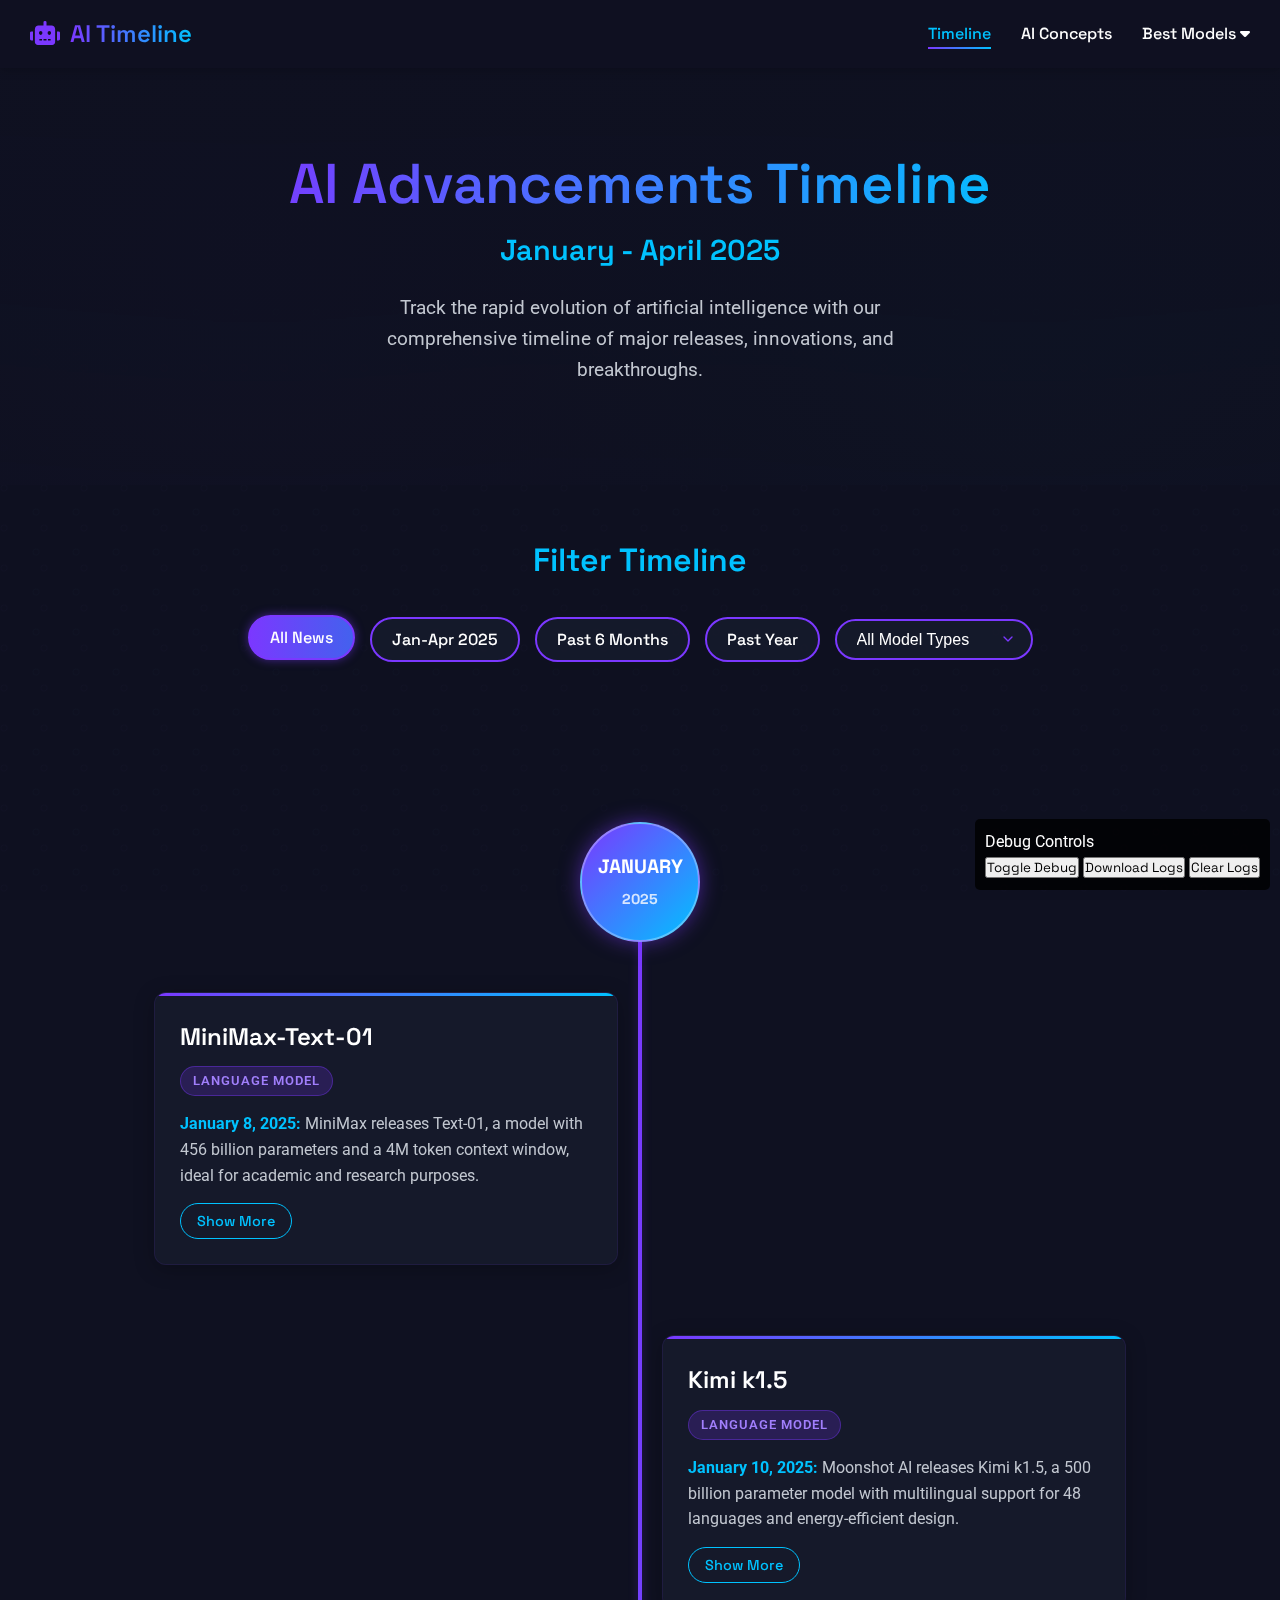
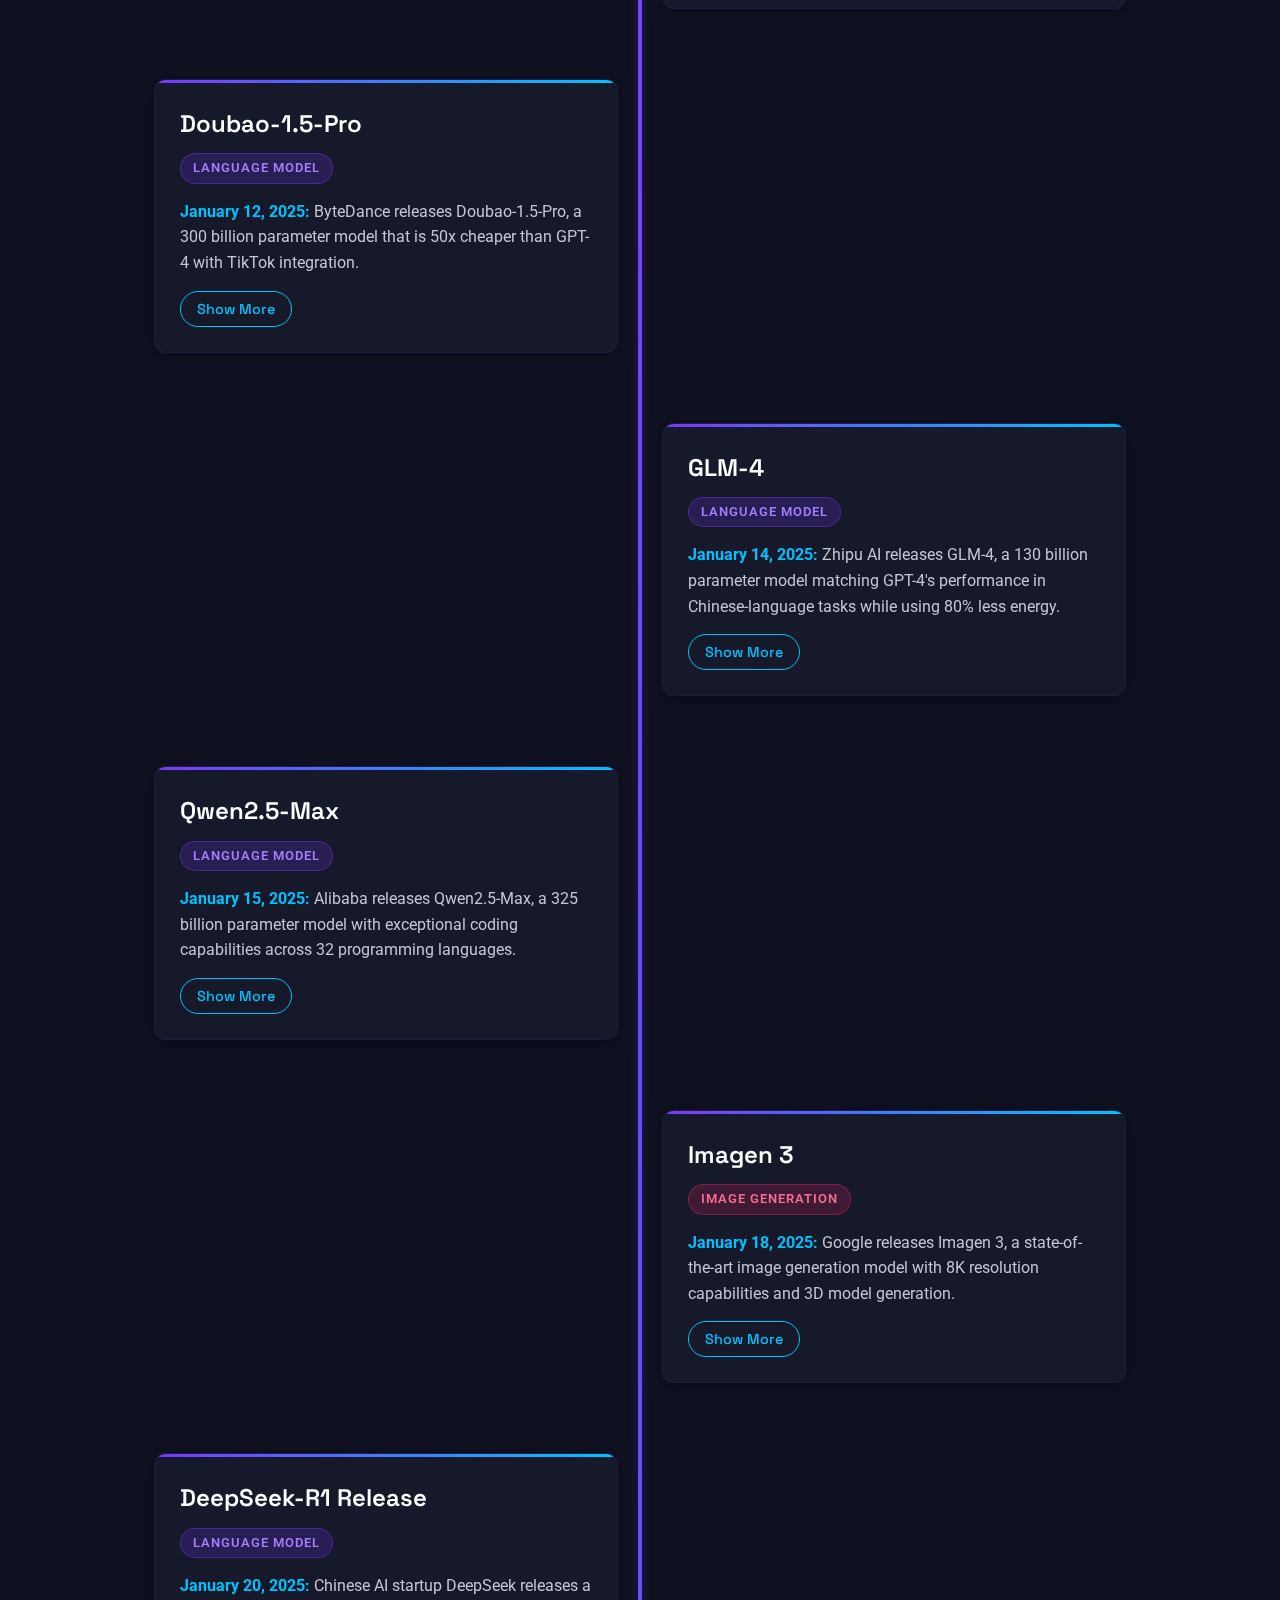
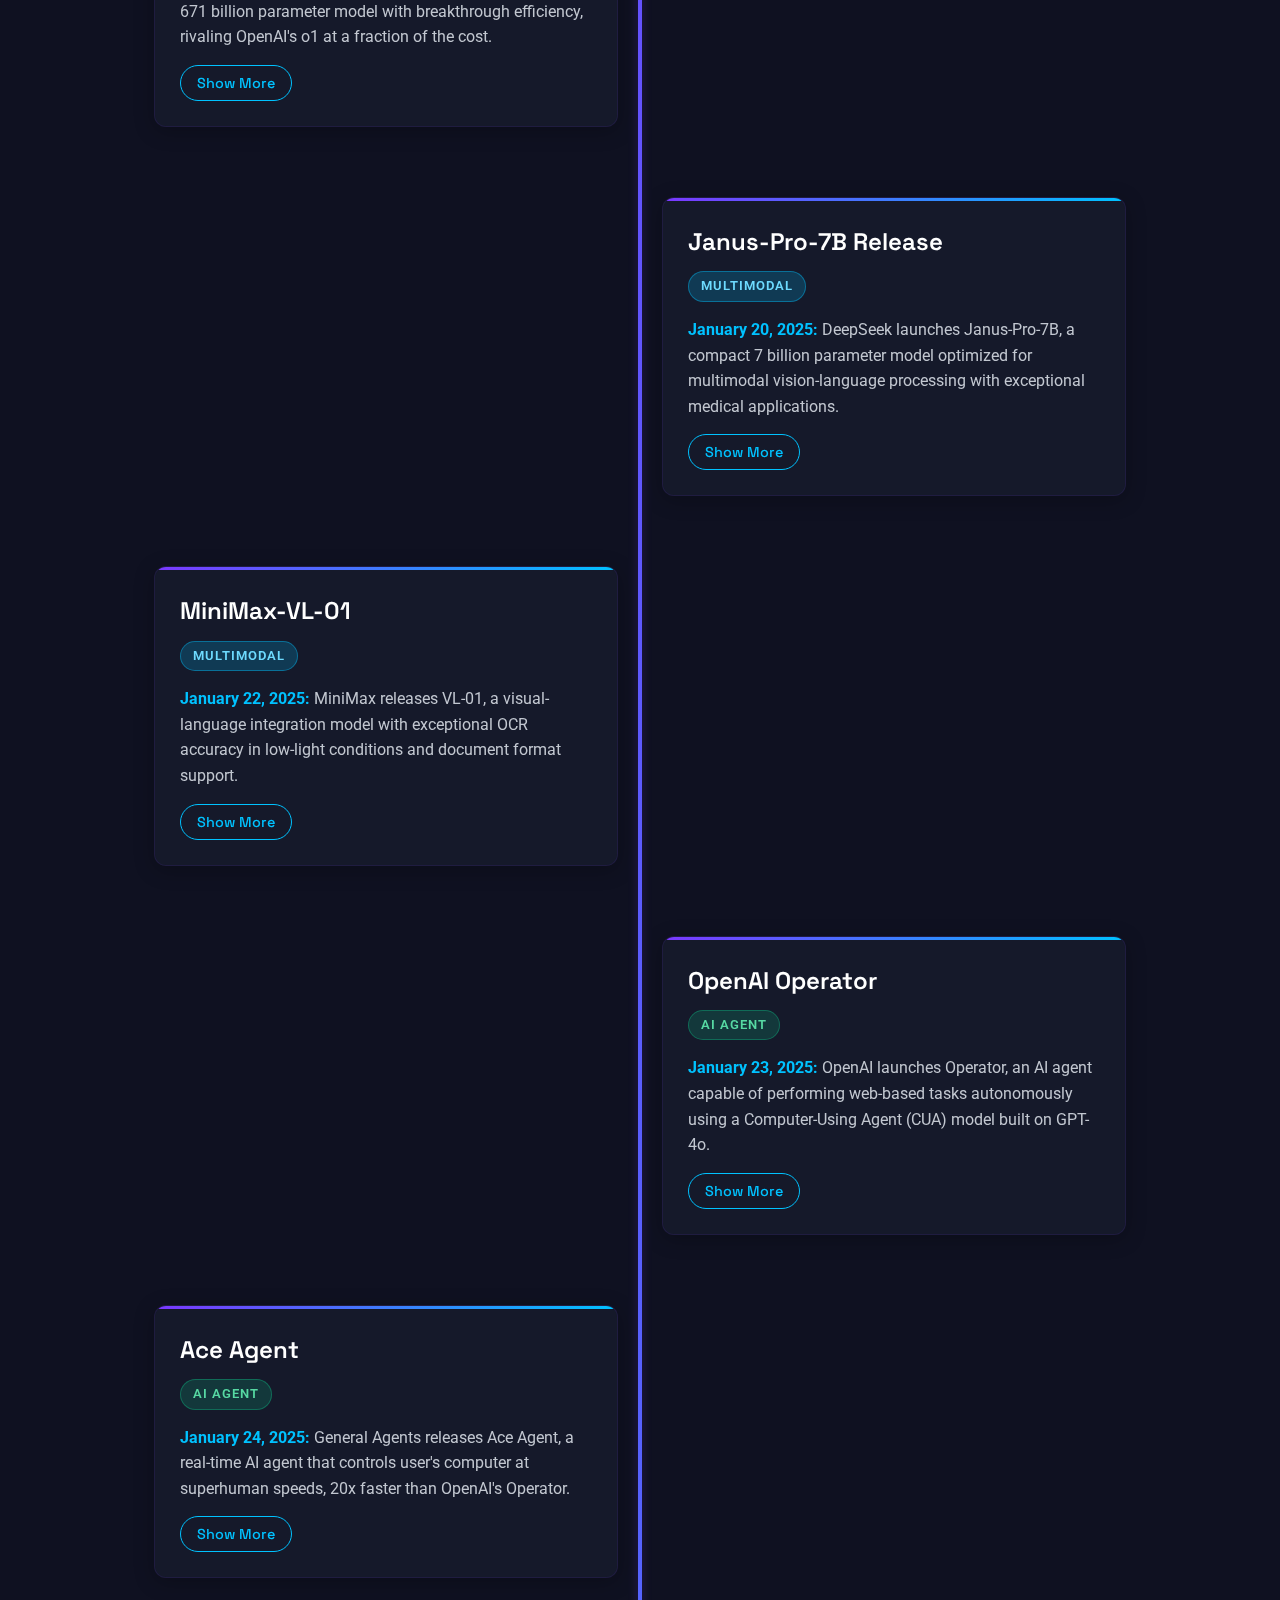
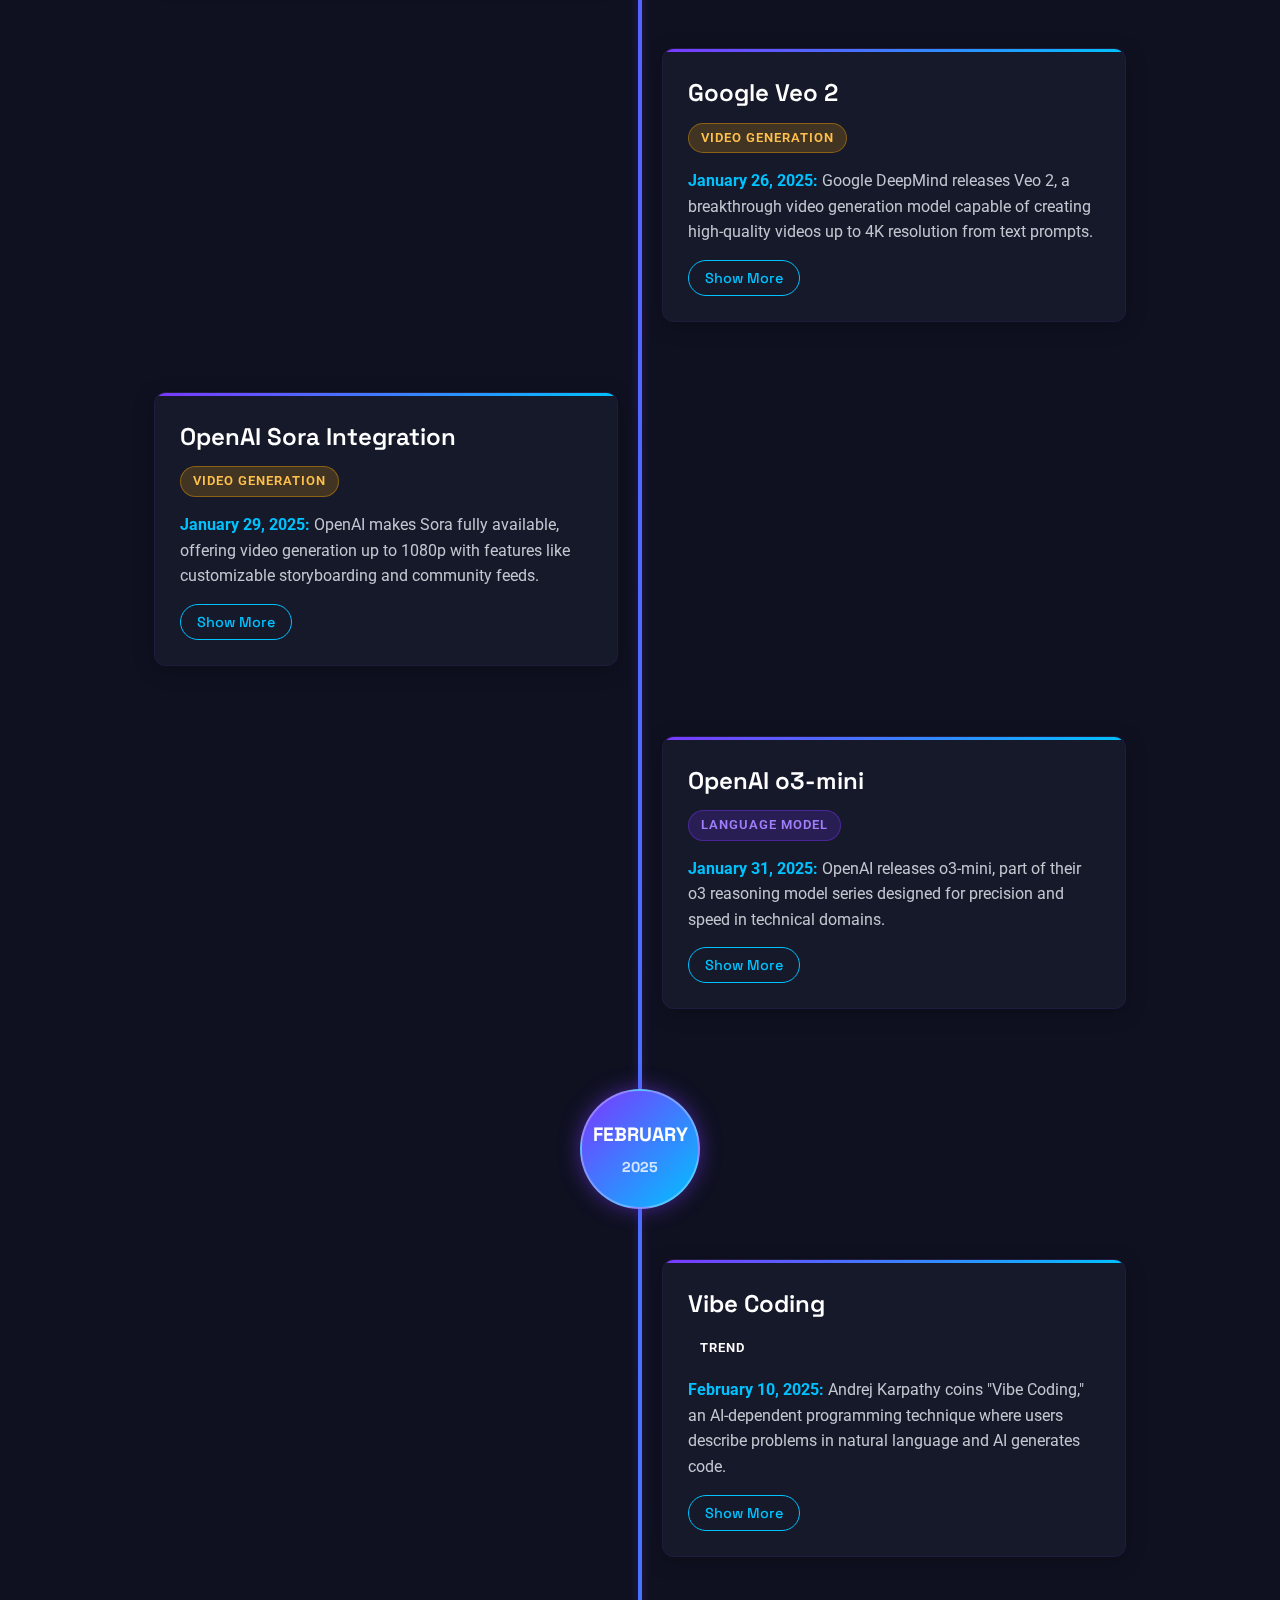
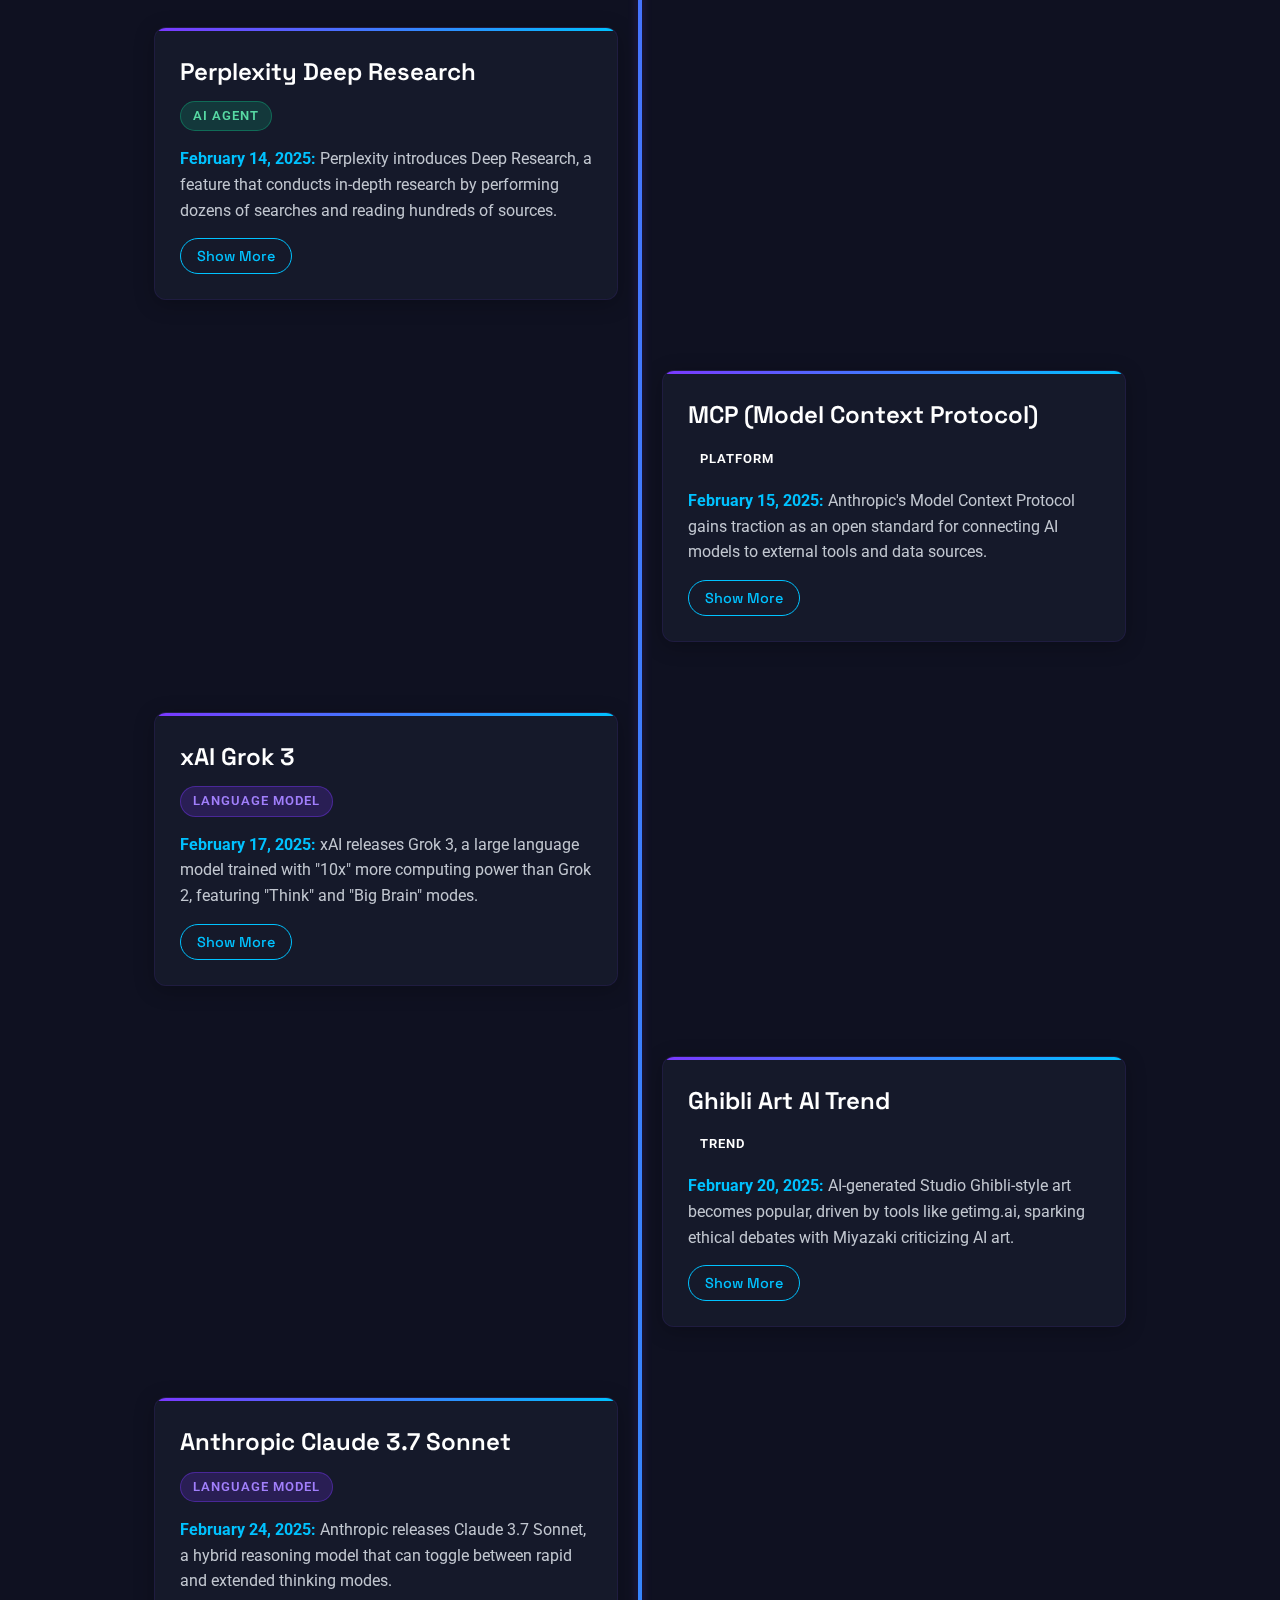
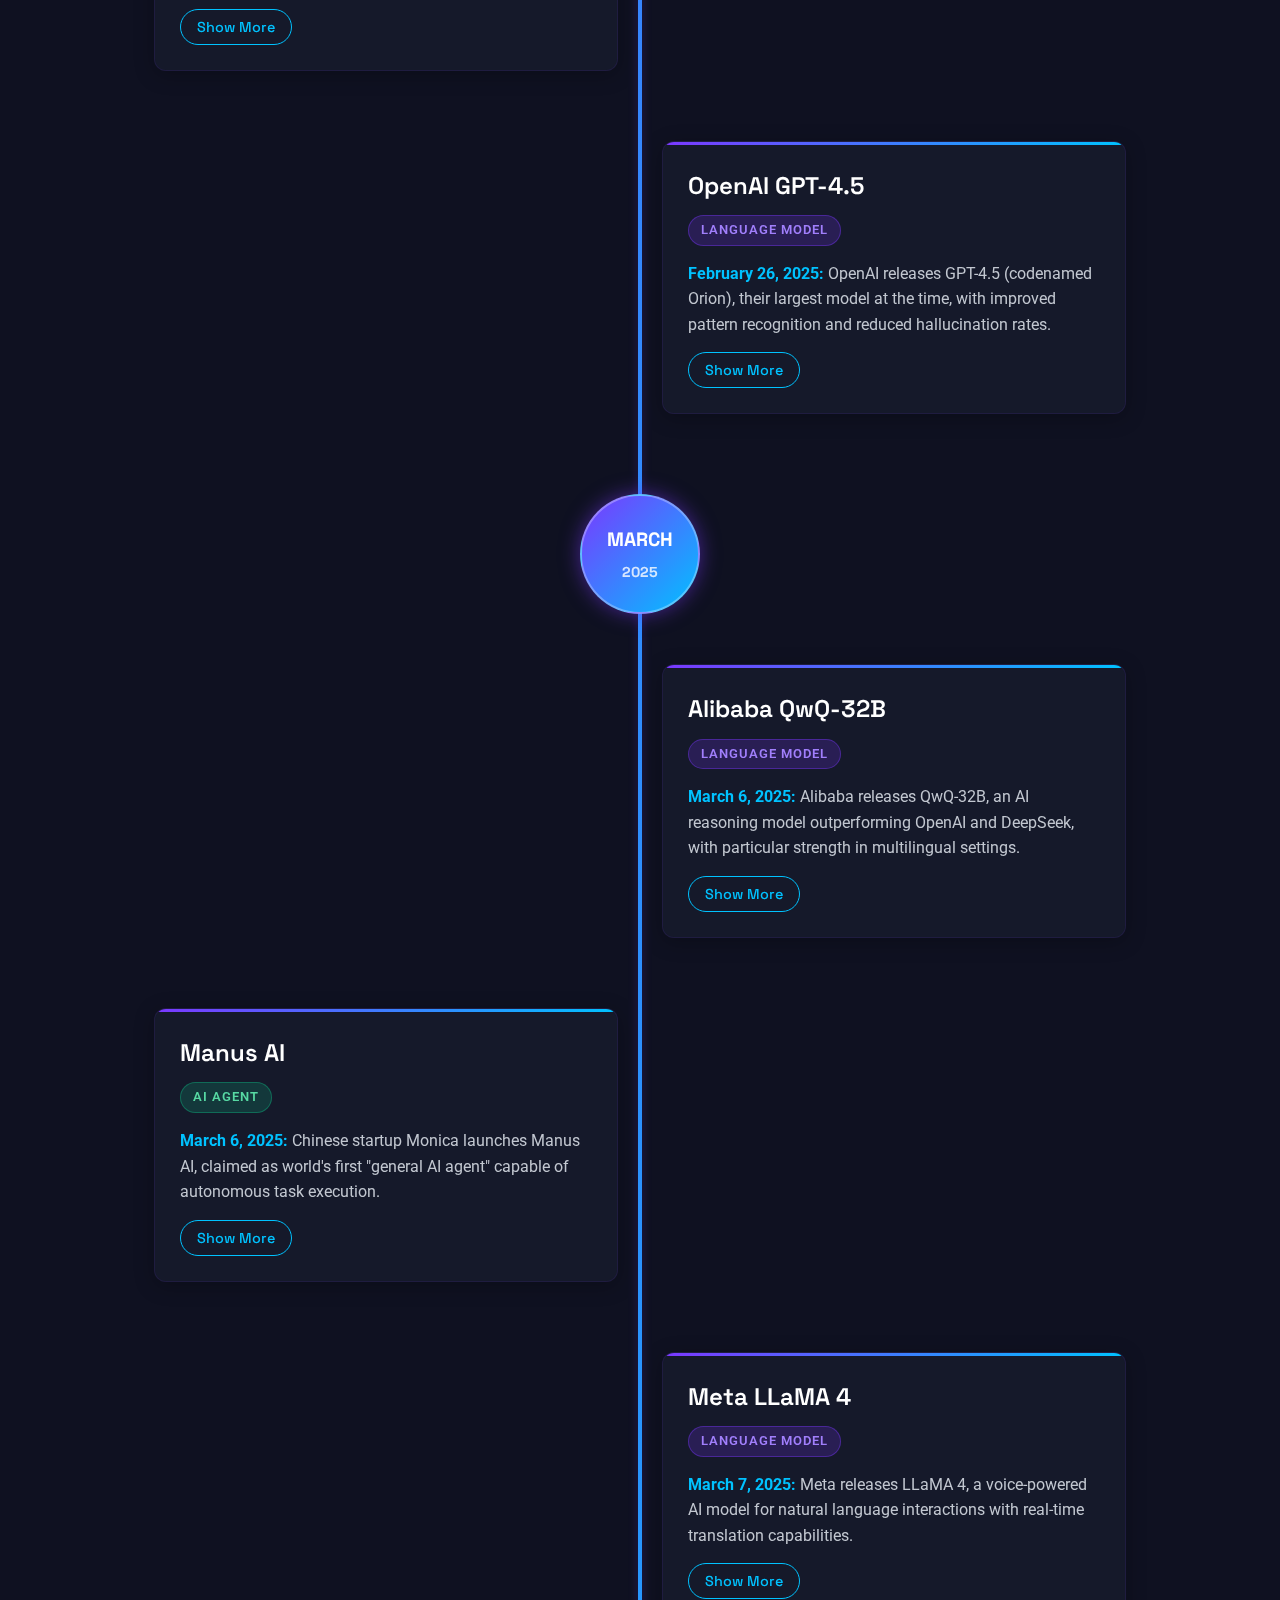
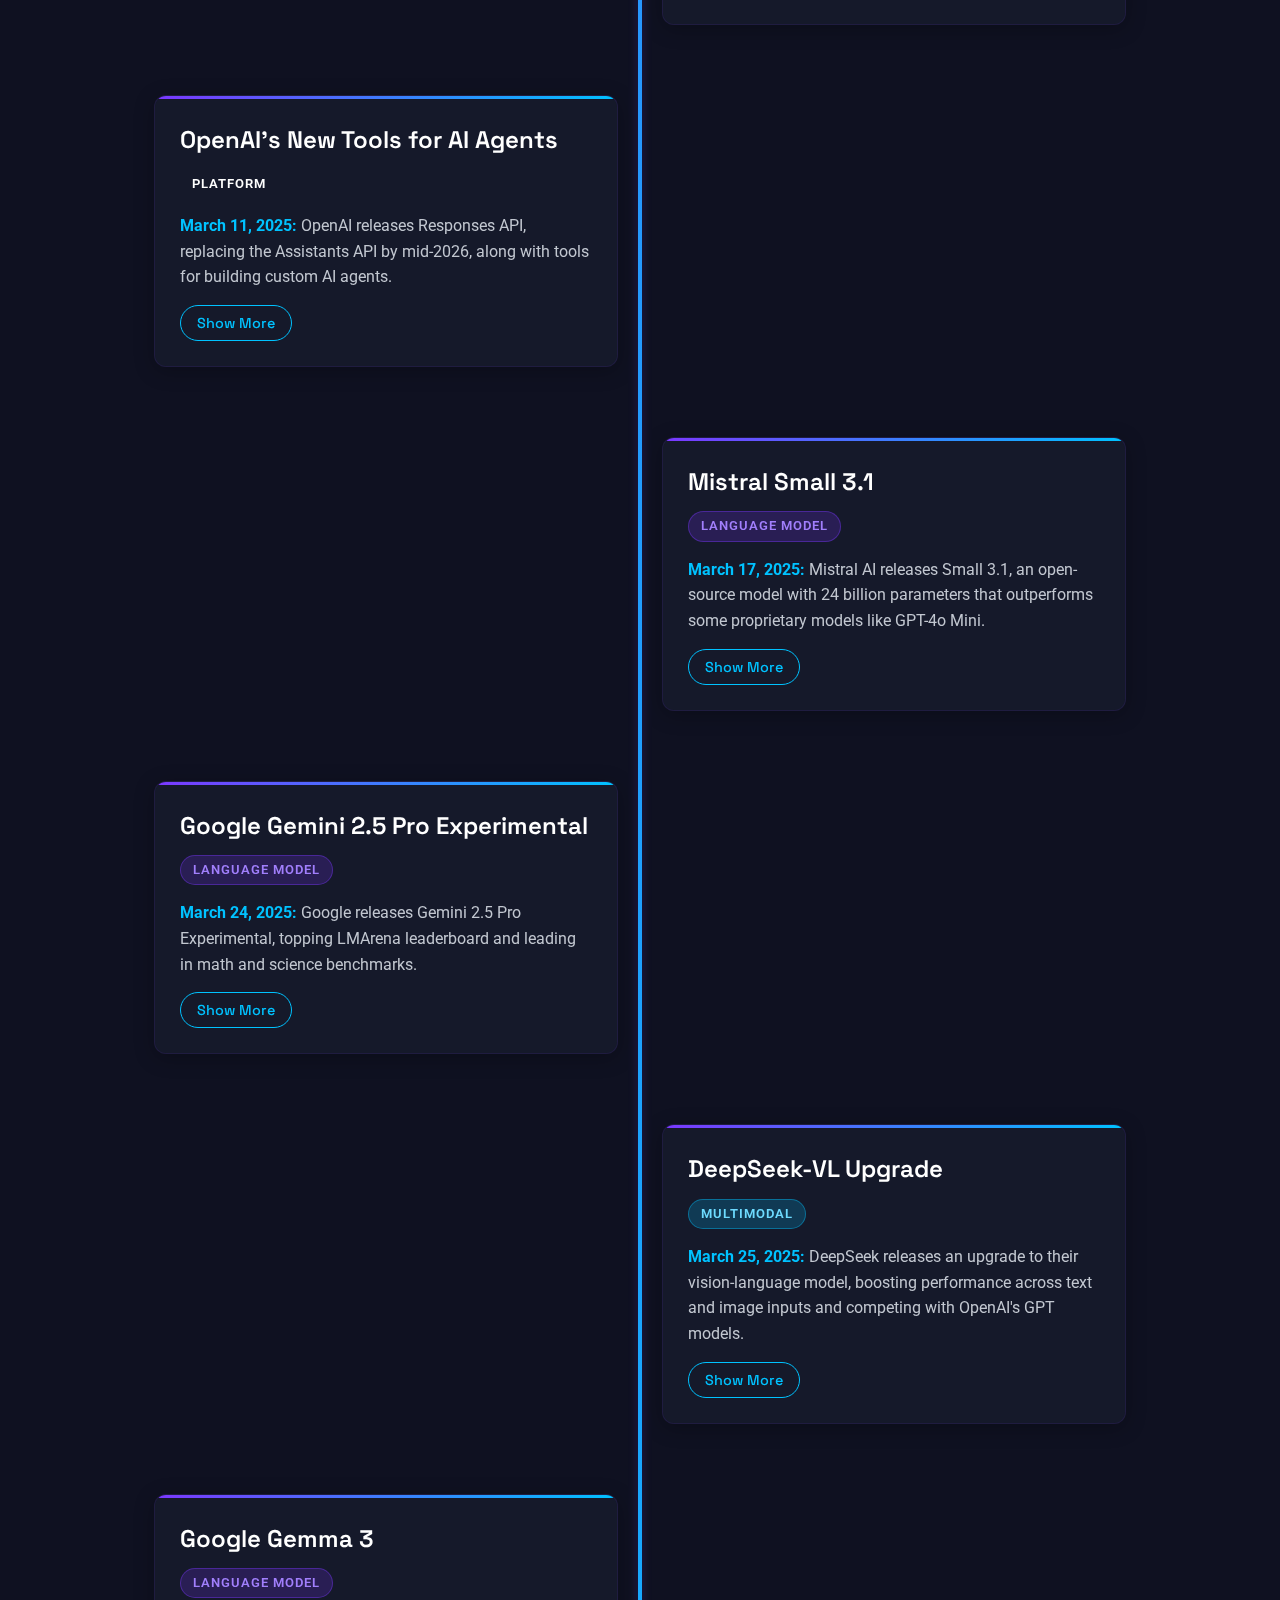
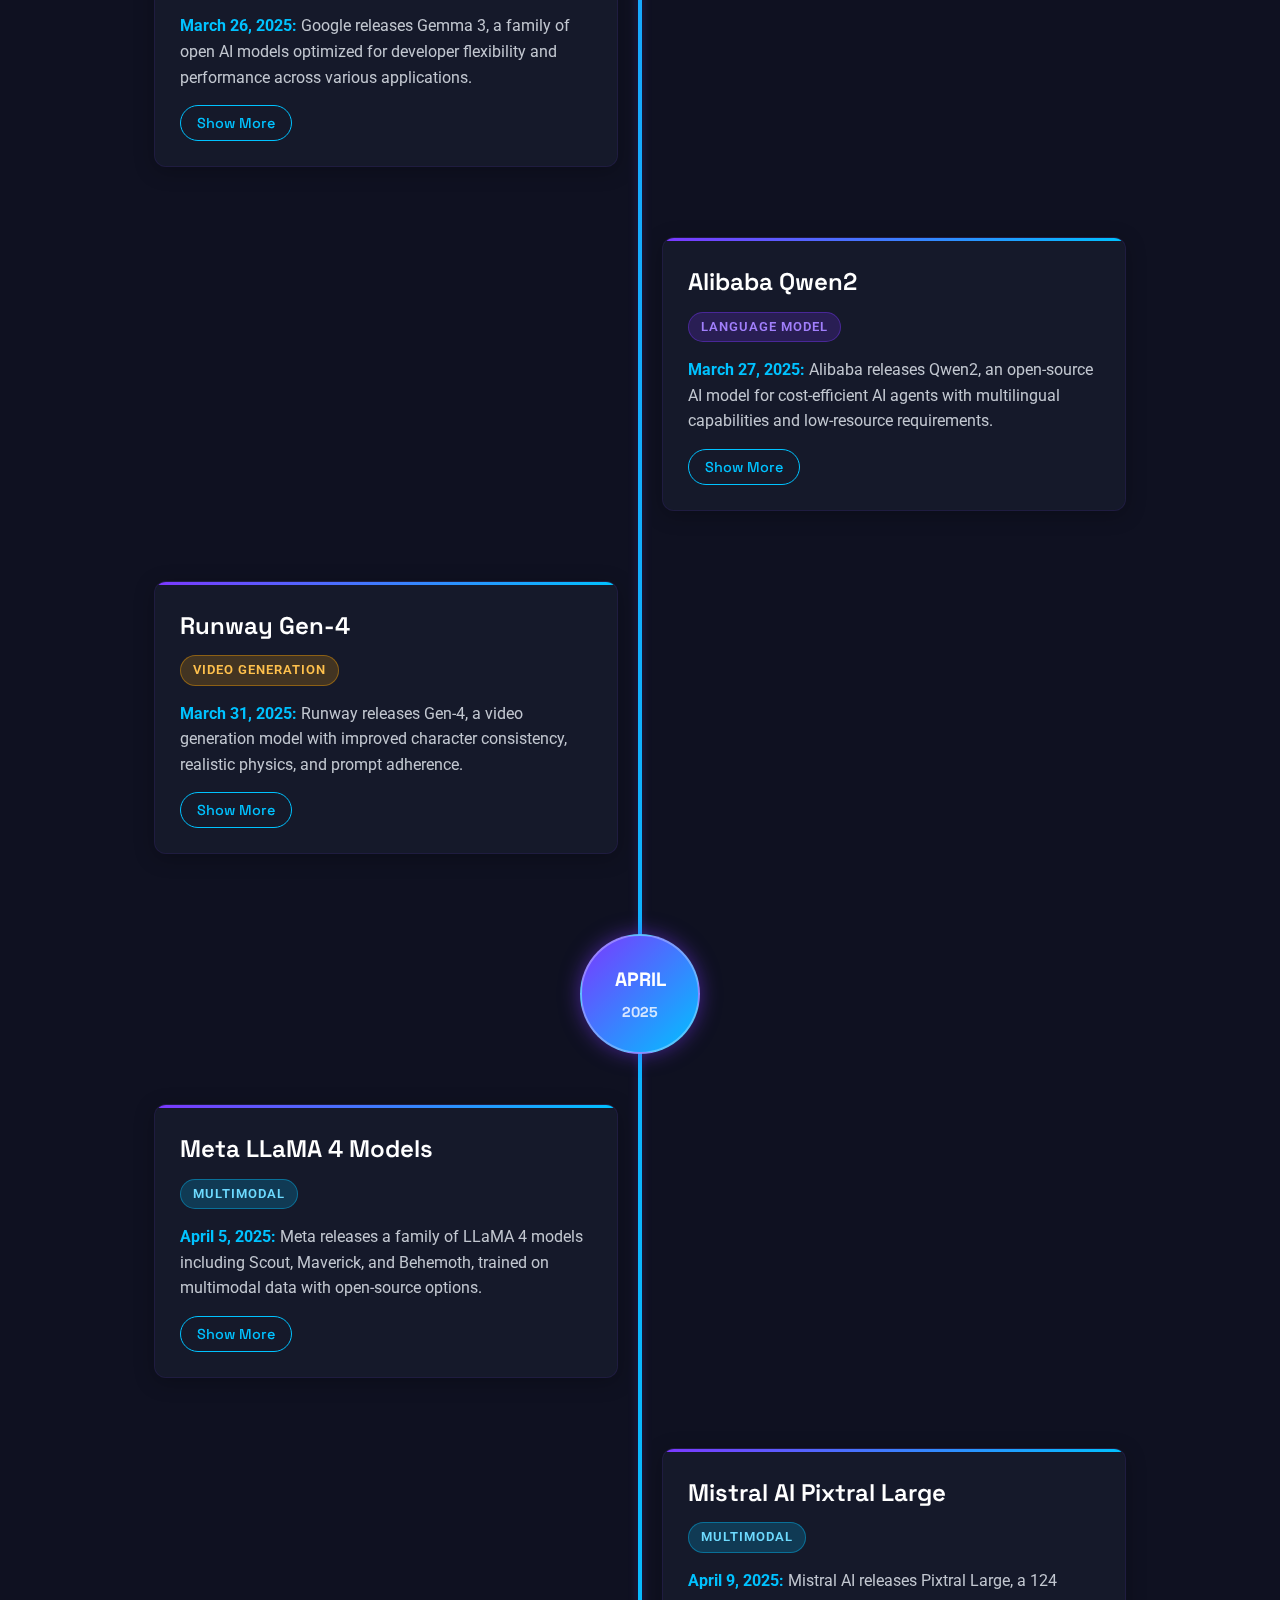
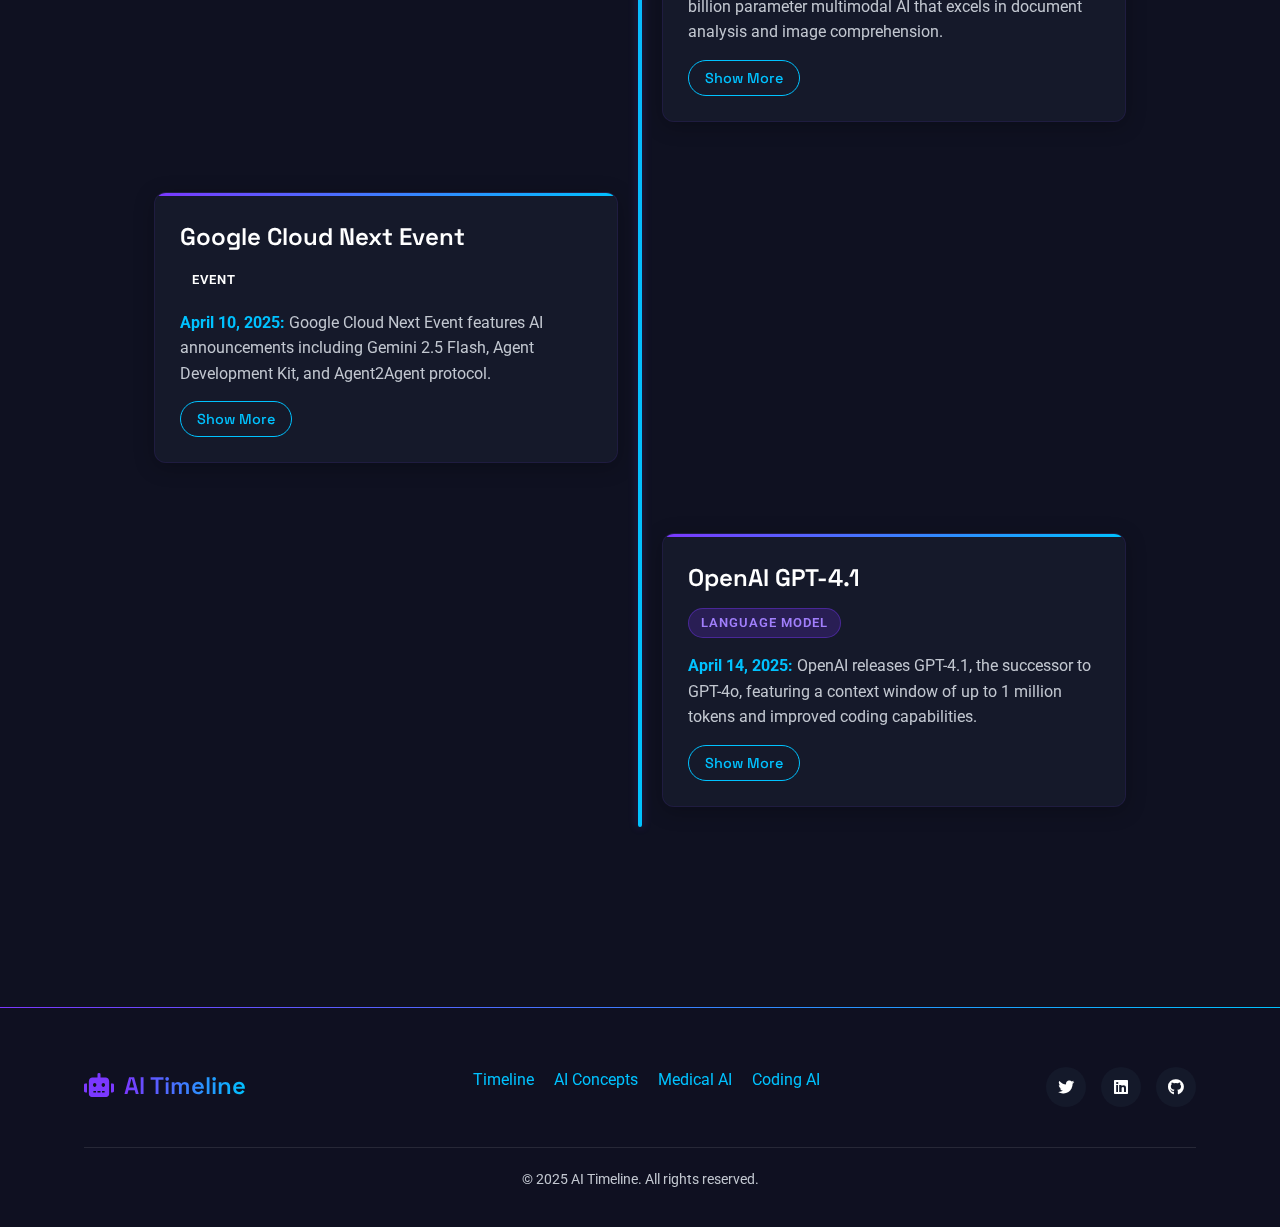
<file: index.html>
<!DOCTYPE html>
<html lang="en">

<head>
    <meta charset="UTF-8">
    <meta name="viewport" content="width=device-width, initial-scale=1.0">
    <title>AI Timeline 2025 | Latest Developments</title>
    <link rel="stylesheet" href="css/styles.css">
    <link rel="stylesheet" href="css/timeline.css">
    <link rel="stylesheet" href="https://cdnjs.cloudflare.com/ajax/libs/font-awesome/6.0.0/css/all.min.css">
    <!-- Google Fonts -->
    <link rel="preconnect" href="https://fonts.googleapis.com">
    <link rel="preconnect" href="https://fonts.gstatic.com" crossorigin>
    <link
        href="https://fonts.googleapis.com/css2?family=Roboto:wght@300;400;500;700&family=Space+Grotesk:wght@300;400;500;600;700&display=swap"
        rel="stylesheet">
    <!-- jQuery -->
    <script src="https://cdnjs.cloudflare.com/ajax/libs/jquery/3.6.0/jquery.min.js"></script>
    <!-- Timeline Section with z-index fix for the line -->
</head>

<body>
    <!-- Neural Network Background Animation -->
    <div class="neural-bg"></div>

    <!-- Navigation -->
    <nav class="main-nav">
        <div class="logo">
            <span class="ai-icon"><i class="fas fa-robot"></i></span>
            <h1>AI Timeline</h1>
        </div>
        <div class="menu">
            <ul>
                <li><a href="index.html" class="active">Timeline</a></li>
                <li><a href="pages/prerequisites.html">AI Concepts</a></li>
                <li class="dropdown">
                    <a href="#" class="dropbtn">Best Models <i class="fas fa-caret-down"></i></a>
                    <div class="dropdown-content">
                        <a href="pages/models/medical.html">Medical</a>
                        <a href="pages/models/coding.html">Coding</a>
                        <a href="pages/models/image-gen.html">Image Generation</a>
                        <a href="pages/models/video-gen.html">Video Generation</a>
                        <a href="pages/models/multimodal.html">Multimodal</a>
                    </div>
                </li>
            </ul>
        </div>
    </nav>

    <!-- Hero Section -->
    <header class="hero">
        <div class="hero-content">
            <h1>AI Advancements Timeline</h1>
            <h2>January - April 2025</h2>
            <p>Track the rapid evolution of artificial intelligence with our comprehensive timeline of major releases,
                innovations, and breakthroughs.</p>
        </div>
    </header>

    <!-- Timeline Filter Section -->
    <section class="filter-section">
        <div class="container">
            <h2>Filter Timeline</h2>
            <div class="filter-options">
                <button class="filter-btn active" data-filter="all">All News</button>
                <button class="filter-btn" data-filter="2025-01-01,2025-04-15">Jan-Apr 2025</button>
                <button class="filter-btn" data-filter="6months">Past 6 Months</button>
                <button class="filter-btn" data-filter="1year">Past Year</button>
                <select id="model-type-filter" class="filter-select">
                    <option value="all">All Model Types</option>
                    <option value="llm">Language Models</option>
                    <option value="image">Image Generation</option>
                    <option value="video">Video Generation</option>
                    <option value="multimodal">Multimodal</option>
                    <option value="agent">AI Agents</option>
                </select>
            </div>
        </div>
    </section>

    <!-- Timeline Section -->
<!-- Timeline Section -->
<section class="timeline-section">
    <div class="container">
        <div class="timeline">
            <!-- January 2025 Header -->
            <div class="month-header">
                <div class="month-marker">
                    <div class="month-bubble">
                        <span>January</span>
                        <span class="year">2025</span>
                    </div>
                </div>
            </div>

            <!-- January Items Ordered by Date -->
            <!-- MiniMax-Text-01 (Jan 08) -->
            <div class="timeline-item" data-date="2025-01-08" data-category="llm">
                <div class="timeline-content">
                    <div class="timeline-card">
                        <h3>MiniMax-Text-01</h3>
                        <div class="card-tag llm">Language Model</div>
                        <p class="brief"><strong>January 8, 2025:</strong> MiniMax releases Text-01, a model with 456 billion parameters and a 4M token context window, ideal for academic and research purposes.</p>
                        <div class="read-more-content">
                            <ul>
                                <li>456 billion parameters</li>
                                <li>4M token context window</li>
                                <li>99.1% accuracy in academic citation checks</li>
                                <li>Real-time misinformation detection</li>
                                <li>API latency under 300ms</li>
                                <li>Ideal for academic and research purposes</li>
                            </ul>
                        </div>
                        <button class="read-more-btn">Show More</button>
                    </div>
                </div>
            </div>

            <!-- Kimi k1.5 (Jan 10) -->
            <div class="timeline-item" data-date="2025-01-10" data-category="llm">
                <div class="timeline-content">
                    <div class="timeline-card">
                        <h3>Kimi k1.5</h3>
                        <div class="card-tag llm">Language Model</div>
                        <p class="brief"><strong>January 10, 2025:</strong> Moonshot AI releases Kimi k1.5, a 500 billion parameter model with multilingual support for 48 languages and energy-efficient design.</p>
                        <div class="read-more-content">
                            <ul>
                                <li>500 billion parameters</li>
                                <li>87.4% MMLU score</li>
                                <li>Multilingual support for 48 languages</li>
                                <li>98.7% accuracy in contract clause extraction</li>
                                <li>Energy consumption 40% below industry average</li>
                                <li>Leading model for multilingual applications</li>
                            </ul>
                        </div>
                        <button class="read-more-btn">Show More</button>
                    </div>
                </div>
            </div>

            <!-- Doubao-1.5-Pro (Jan 12) -->
            <div class="timeline-item" data-date="2025-01-12" data-category="llm">
                <div class="timeline-content">
                    <div class="timeline-card">
                        <h3>Doubao-1.5-Pro</h3>
                        <div class="card-tag llm">Language Model</div>
                        <p class="brief"><strong>January 12, 2025:</strong> ByteDance releases Doubao-1.5-Pro, a 300 billion parameter model that is 50x cheaper than GPT-4 with TikTok integration.</p>
                        <div class="read-more-content">
                            <ul>
                                <li>300 billion parameters</li>
                                <li>50x cheaper than GPT-4</li>
                                <li>Processes 12,000 tokens per second</li>
                                <li>Customizable industry-specific variants</li>
                                <li>Seamless TikTok API integration</li>
                            </ul>
                        </div>
                        <button class="read-more-btn">Show More</button>
                    </div>
                </div>
            </div>

            <!-- GLM-4 (Jan 14) -->
            <div class="timeline-item" data-date="2025-01-14" data-category="llm">
                <div class="timeline-content">
                    <div class="timeline-card">
                        <h3>GLM-4</h3>
                        <div class="card-tag llm">Language Model</div>
                        <p class="brief"><strong>January 14, 2025:</strong> Zhipu AI releases GLM-4, a 130 billion parameter model matching GPT-4's performance in Chinese-language tasks while using 80% less energy.</p>
                        <div class="read-more-content">
                            <ul>
                                <li>130 billion parameters</li>
                                <li>Matches GPT-4's performance in Chinese-language tasks</li>
                                <li>Uses 80% less energy</li>
                                <li>95% accuracy in Mandarin speech recognition</li>
                                <li>Can be deployed locally on consumer GPUs</li>
                            </ul>
                        </div>
                        <button class="read-more-btn">Show More</button>
                    </div>
                </div>
            </div>

            <!-- Qwen2.5-Max (Jan 15) -->
            <div class="timeline-item" data-date="2025-01-15" data-category="llm">
                <div class="timeline-content">
                    <div class="timeline-card">
                        <h3>Qwen2.5-Max</h3>
                        <div class="card-tag llm">Language Model</div>
                        <p class="brief"><strong>January 15, 2025:</strong> Alibaba releases Qwen2.5-Max, a 325 billion parameter model with exceptional coding capabilities across 32 programming languages.</p>
                        <div class="read-more-content">
                            <ul>
                                <li>325 billion parameters</li>
                                <li>20T-token training</li>
                                <li>Coding mastery with support for 32 programming languages</li>
                                <li>98% accuracy in legacy code modernization</li>
                                <li>Integrated with Alibaba Cloud's developer ecosystem</li>
                                <li>Considered one of the best models for coding applications</li>
                            </ul>
                        </div>
                        <button class="read-more-btn">Show More</button>
                    </div>
                </div>
            </div>

            <!-- Imagen 3 (Jan 18) -->
            <div class="timeline-item" data-date="2025-01-18" data-category="image">
                <div class="timeline-content">
                    <div class="timeline-card">
                        <h3>Imagen 3</h3>
                        <div class="card-tag image">Image Generation</div>
                        <p class="brief"><strong>January 18, 2025:</strong> Google releases Imagen 3, a state-of-the-art image generation model with 8K resolution capabilities and 3D model generation.</p>
                        <div class="read-more-content">
                            <ul>
                                <li>Photorealistic image synthesis up to 8K resolution</li>
                                <li>99.3% human detection rate</li>
                                <li>Supports 3D model generation from 2D inputs</li>
                                <li>Ethical watermarking system</li>
                                <li>Considered the best model for image generation and 3D model making</li>
                            </ul>
                        </div>
                        <button class="read-more-btn">Show More</button>
                    </div>
                </div>
            </div>

            <!-- DeepSeek-R1 and Janus-Pro-7B Release (Jan 20) -->
            <div class="timeline-item" data-date="2025-01-20" data-category="llm">
                <div class="timeline-content">
                    <div class="timeline-card">
                        <h3>DeepSeek-R1 Release</h3>
                        <div class="card-tag llm">Language Model</div>
                        <p class="brief"><strong>January 20, 2025:</strong> Chinese AI startup DeepSeek releases a 671 billion parameter model with breakthrough efficiency, rivaling OpenAI's o1 at a fraction of the cost.</p>
                        <div class="read-more-content">
                            <ul>
                                <li>671 billion parameters, but activates only 37 billion per forward pass (resource-efficient)</li>
                                <li>Cost $5.6 million to train (20-50 times cheaper than OpenAI's o1)</li>
                                <li>79.8% pass@1 on AIME, 97.3% on MATH-500 dataset</li>
                                <li>2,029 Elo rating on Codeforces-like challenges</li>
                                <li>Triggered market reactions including $589 billion market cap loss for Nvidia on January 27</li>
                                <li>Democratizes access to advanced AI for startups and cross-field projects</li>
                            </ul>
                        </div>
                        <button class="read-more-btn">Show More</button>
                    </div>
                </div>
            </div>

            <div class="timeline-item" data-date="2025-01-20" data-category="multimodal">
                <div class="timeline-content">
                    <div class="timeline-card">
                        <h3>Janus-Pro-7B Release</h3>
                        <div class="card-tag multimodal">Multimodal</div>
                        <p class="brief"><strong>January 20, 2025:</strong> DeepSeek launches Janus-Pro-7B, a compact 7 billion parameter model optimized for multimodal vision-language processing with exceptional medical applications.</p>
                        <div class="read-more-content">
                            <ul>
                                <li>7 billion parameters</li>
                                <li>Generates 4K-resolution images with exceptional detail</li>
                                <li>Real-time object recognition with 92.3% accuracy</li>
                                <li>Optimized for medical imaging and industrial inspection</li>
                                <li>Considered the best model for medical applications in early 2025</li>
                            </ul>
                        </div>
                        <button class="read-more-btn">Show More</button>
                    </div>
                </div>
            </div>

            <!-- MiniMax-VL-01 (Jan 22) -->
            <div class="timeline-item" data-date="2025-01-22" data-category="multimodal">
                <div class="timeline-content">
                    <div class="timeline-card">
                        <h3>MiniMax-VL-01</h3>
                        <div class="card-tag multimodal">Multimodal</div>
                        <p class="brief"><strong>January 22, 2025:</strong> MiniMax releases VL-01, a visual-language integration model with exceptional OCR accuracy in low-light conditions and document format support.</p>
                        <div class="read-more-content">
                            <ul>
                                <li>Visual-language integration</li>
                                <li>94.7% accuracy in VQA benchmarks</li>
                                <li>99% OCR accuracy in low-light conditions</li>
                                <li>Automatic chart-to-narrative conversion</li>
                                <li>Supports 12 document formats</li>
                            </ul>
                        </div>
                        <button class="read-more-btn">Show More</button>
                    </div>
                </div>
            </div>

            <!-- OpenAI Operator (Jan 23) -->
            <div class="timeline-item" data-date="2025-01-23" data-category="agent">
                <div class="timeline-content">
                    <div class="timeline-card">
                        <h3>OpenAI Operator</h3>
                        <div class="card-tag agent">AI Agent</div>
                        <p class="brief"><strong>January 23, 2025:</strong> OpenAI launches Operator, an AI agent capable of performing web-based tasks autonomously using a Computer-Using Agent (CUA) model built on GPT-4o.</p>
                        <div class="read-more-content">
                            <ul>
                                <li>AI agent designed to perform web-based tasks autonomously</li>
                                <li>Uses Computer-Using Agent (CUA) model built on GPT-4o</li>
                                <li>Can book concert tickets, shop online, schedule appointments</li>
                                <li>Available to ChatGPT Pro subscribers at $200/month</li>
                                <li>Expanded to additional countries by February 21 (excluding EU)</li>
                            </ul>
                        </div>
                        <button class="read-more-btn">Show More</button>
                    </div>
                </div>
            </div>

            <!-- Ace Agent (Jan 24) -->
            <div class="timeline-item" data-date="2025-01-24" data-category="agent">
                <div class="timeline-content">
                    <div class="timeline-card">
                        <h3>Ace Agent</h3>
                        <div class="card-tag agent">AI Agent</div>
                        <p class="brief"><strong>January 24, 2025:</strong> General Agents releases Ace Agent, a real-time AI agent that controls user's computer at superhuman speeds, 20x faster than OpenAI's Operator.</p>
                        <div class="read-more-content">
                            <ul>
                                <li>Real-time AI agent that controls user's computer</li>
                                <li>Executes tasks at superhuman speeds (20x faster than OpenAI's Operator)</li>
                                <li>GPU-accelerated capabilities</li>
                                <li>Supports multi-turn conversations</li>
                                <li>Customizable bot behavior</li>
                            </ul>
                        </div>
                        <button class="read-more-btn">Show More</button>
                    </div>
                </div>
            </div>

            <!-- Google Veo 2 (Jan 26) -->
            <div class="timeline-item" data-date="2025-01-26" data-category="video">
                <div class="timeline-content">
                    <div class="timeline-card">
                        <h3>Google Veo 2</h3>
                        <div class="card-tag video">Video Generation</div>
                        <p class="brief"><strong>January 26, 2025:</strong> Google DeepMind releases Veo 2, a breakthrough video generation model capable of creating high-quality videos up to 4K resolution from text prompts.</p>
                        <div class="read-more-content">
                            <ul>
                                <li>Creates high-quality videos up to 4K resolution</li>
                                <li>8-second, 720p videos from text prompts</li>
                                <li>Features realistic motion, advanced camera control</li>
                                <li>Produces 10-minute HD videos, 24 fps output at 1080p</li>
                                <li>Style transfer across 50 cinematic genres</li>
                                <li>YouTube Shorts integration</li>
                                <li>Rolled out to US users following Cloud Next event announcements</li>
                                <li>Considered the leading model for video generation</li>
                            </ul>
                        </div>
                        <button class="read-more-btn">Show More</button>
                    </div>
                </div>
            </div>

            <!-- OpenAI Sora Integration (Jan 29) -->
            <div class="timeline-item" data-date="2025-01-29" data-category="video">
                <div class="timeline-content">
                    <div class="timeline-card">
                        <h3>OpenAI Sora Integration</h3>
                        <div class="card-tag video">Video Generation</div>
                        <p class="brief"><strong>January 29, 2025:</strong> OpenAI makes Sora fully available, offering video generation up to 1080p with features like customizable storyboarding and community feeds.</p>
                        <div class="read-more-content">
                            <ul>
                                <li>Full availability of Sora in 2025</li>
                                <li>Video generation up to 1080p</li>
                                <li>Faster processing with Sora Turbo</li>
                                <li>Integration into ChatGPT for subscribers</li>
                                <li>Features like customizable storyboarding and community feeds</li>
                                <li>Included in ChatGPT Plus plans</li>
                            </ul>
                        </div>
                        <button class="read-more-btn">Show More</button>
                    </div>
                </div>
            </div>

            <!-- OpenAI o3-mini (Jan 31) -->
            <div class="timeline-item" data-date="2025-01-31" data-category="llm">
                <div class="timeline-content">
                    <div class="timeline-card">
                        <h3>OpenAI o3-mini</h3>
                        <div class="card-tag llm">Language Model</div>
                        <p class="brief"><strong>January 31, 2025:</strong> OpenAI releases o3-mini, part of their o3 reasoning model series designed for precision and speed in technical domains.</p>
                        <div class="read-more-content">
                            <ul>
                                <li>Part of OpenAI's o3 reasoning model series</li>
                                <li>Designed for precision and speed in technical domains</li>
                                <li>Available to all ChatGPT users (including free tier)</li>
                                <li>Variants: o3-mini-low, o3-mini-medium, o3-mini-high</li>
                                <li>0.95 mean safety score on the HELM Safety benchmark</li>
                                <li>Enhances specialized applications like scientific research</li>
                            </ul>
                        </div>
                        <button class="read-more-btn">Show More</button>
                    </div>
                </div>
            </div>

            <!-- February 2025 Header -->
            <div class="month-header">
                <div class="month-marker">
                    <div class="month-bubble">
                        <span>February</span>
                        <span class="year">2025</span>
                    </div>
                </div>
            </div>

            <!-- February Items -->
            <!-- Vibe Coding (Feb 10) -->
            <div class="timeline-item" data-date="2025-02-10" data-category="trend">
                <div class="timeline-content">
                    <div class="timeline-card">
                        <h3>Vibe Coding</h3>
                        <div class="card-tag trend">Trend</div>
                        <p class="brief"><strong>February 10, 2025:</strong> Andrej Karpathy coins "Vibe Coding," an AI-dependent programming technique where users describe problems in natural language and AI generates code.</p>
                        <div class="read-more-content">
                            <ul>
                                <li>Coined by Andrej Karpathy</li>
                                <li>AI-dependent programming technique</li>
                                <li>Users describe problems in natural language, AI generates code</li>
                                <li>Shifts programmer's role to guiding and refining</li>
                                <li>Used with tools like Cursor</li>
                                <li>Enables amateur programmers to create software</li>
                                <li>Concerns include code quality and security</li>
                            </ul>
                        </div>
                        <button class="read-more-btn">Show More</button>
                    </div>
                </div>
            </div>

            <!-- Perplexity Deep Research (Feb 14) -->
            <div class="timeline-item" data-date="2025-02-14" data-category="agent">
                <div class="timeline-content">
                    <div class="timeline-card">
                        <h3>Perplexity Deep Research</h3>
                        <div class="card-tag agent">AI Agent</div>
                        <p class="brief"><strong>February 14, 2025:</strong> Perplexity introduces Deep Research, a feature that conducts in-depth research by performing dozens of searches and reading hundreds of sources.</p>
                        <div class="read-more-content">
                            <ul>
                                <li>Performs dozens of searches and reads hundreds of sources</li>
                                <li>Delivers comprehensive reports in 2-4 minutes</li>
                                <li>Free for all with limited queries (unlimited for Pro subscribers)</li>
                                <li>Available on web and soon on mobile platforms</li>
                                <li>Used for expert-level tasks in finance and marketing</li>
                            </ul>
                        </div>
                        <button class="read-more-btn">Show More</button>
                    </div>
                </div>
            </div>

            <!-- MCP (Feb 15) -->
            <div class="timeline-item" data-date="2025-02-15" data-category="platform">
                <div class="timeline-content">
                    <div class="timeline-card">
                        <h3>MCP (Model Context Protocol)</h3>
                        <div class="card-tag platform">Platform</div>
                        <p class="brief"><strong>February 15, 2025:</strong> Anthropic's Model Context Protocol gains traction as an open standard for connecting AI models to external tools and data sources.</p>
                        <div class="read-more-content">
                            <ul>
                                <li>Introduced by Anthropic in November 2024, gains traction in early 2025</li>
                                <li>Open standard for connecting AI models to external tools and data sources</li>
                                <li>Facilitates more powerful and context-aware AI applications</li>
                                <li>Developers building integrations using this protocol</li>
                                <li>Microsoft highlights MCP's role in enabling Azure OpenAI models</li>
                            </ul>
                        </div>
                        <button class="read-more-btn">Show More</button>
                    </div>
                </div>
            </div>

            <!-- xAI Grok 3 (Feb 17) -->
            <div class="timeline-item" data-date="2025-02-17" data-category="llm">
                <div class="timeline-content">
                    <div class="timeline-card">
                        <h3>xAI Grok 3</h3>
                        <div class="card-tag llm">Language Model</div>
                        <p class="brief"><strong>February 17, 2025:</strong> xAI releases Grok 3, a large language model trained with "10x" more computing power than Grok 2, featuring "Think" and "Big Brain" modes.</p>
                        <div class="read-more-content">
                            <ul>
                                <li>Released by xAI (led by Elon Musk)</li>
                                <li>Trained with "10x" more computing power than Grok 2</li>
                                <li>Utilized a 200,000 GPU data center</li>
                                <li>1 million token context window</li>
                                <li>Features "Think" and "Big Brain" modes for complex problem-solving</li>
                                <li>Strong benchmark performance: 52.2% on AIME'24, 75.4% on GPQA, 79.9% on MMLU-pro</li>
                                <li>1402 Elo score in Chatbot Arena</li>
                                <li>Introduces DeepSearch, an AI agent with code interpreters and internet access</li>
                                <li>Available for 𝕏 Premium+ users with higher limits</li>
                            </ul>
                        </div>
                        <button class="read-more-btn">Show More</button>
                    </div>
                </div>
            </div>

            <!-- Ghibli Art AI Trend (Feb 20) -->
            <div class="timeline-item" data-date="2025-02-20" data-category="trend">
                <div class="timeline-content">
                    <div class="timeline-card">
                        <h3>Ghibli Art AI Trend</h3>
                        <div class="card-tag trend">Trend</div>
                        <p class="brief"><strong>February 20, 2025:</strong> AI-generated Studio Ghibli-style art becomes popular, driven by tools like getimg.ai, sparking ethical debates with Miyazaki criticizing AI art.</p>
                        <div class="read-more-content">
                            <ul>
                                <li>AI-generated Studio Ghibli-style art becomes popular</li>
                                <li>Driven by tools like getimg.ai</li>
                                <li>ChatGPT being used to create Ghibli-style images</li>
                                <li>Ethical debates arise, with Miyazaki criticizing AI art</li>
                            </ul>
                        </div>
                        <button class="read-more-btn">Show More</button>
                    </div>
                </div>
            </div>

            <!-- Claude 3.7 Sonnet (Feb 24) -->
            <div class="timeline-item" data-date="2025-02-24" data-category="llm">
                <div class="timeline-content">
                    <div class="timeline-card">
                        <h3>Anthropic Claude 3.7 Sonnet</h3>
                        <div class="card-tag llm">Language Model</div>
                        <p class="brief"><strong>February 24, 2025:</strong> Anthropic releases Claude 3.7 Sonnet, a hybrid reasoning model that can toggle between rapid and extended thinking modes.</p>
                        <div class="read-more-content">
                            <ul>
                                <li>Hybrid reasoning model</li>
                                <li>Toggle between rapid and extended thinking modes</li>
                                <li>Supports up to 128,000 output tokens</li>
                                <li>Excels in coding and agentic capabilities</li>
                                <li>Ideal for customer-facing AI workflows and complex reasoning tasks</li>
                                <li>Supports medical AI collaborations</li>
                            </ul>
                        </div>
                        <button class="read-more-btn">Show More</button>
                    </div>
                </div>
            </div>

            <!-- OpenAI GPT-4.5 (Feb 26) -->
            <div class="timeline-item" data-date="2025-02-26" data-category="llm">
                <div class="timeline-content">
                    <div class="timeline-card">
                        <h3>OpenAI GPT-4.5</h3>
                        <div class="card-tag llm">Language Model</div>
                        <p class="brief"><strong>February 26, 2025:</strong> OpenAI releases GPT-4.5 (codenamed Orion), their largest model at the time, with improved pattern recognition and reduced hallucination rates.</p>
                        <div class="read-more-content">
                            <ul>
                                <li>OpenAI's largest model at the time (internally called Orion)</li>
                                <li>Improves pattern recognition, connection drawing, and creative insights</li>
                                <li>Reduces hallucination rates</li>
                                <li>Better instruction following and broader knowledge base</li>
                                <li>Available through $200/month ChatGPT Pro subscription</li>
                                <li>Enhances natural interactions for writing, programming, and practical problems</li>
                            </ul>
                        </div>
                        <button class="read-more-btn">Show More</button>
                    </div>
                </div>
            </div>

            <!-- March 2025 Header -->
            <div class="month-header">
                <div class="month-marker">
                    <div class="month-bubble">
                        <span>March</span>
                        <span class="year">2025</span>
                    </div>
                </div>
            </div>

            <!-- March Items -->
            <!-- Alibaba QwQ-32B and Manus AI (Mar 06) -->
            <div class="timeline-item" data-date="2025-03-06" data-category="llm">
                <div class="timeline-content">
                    <div class="timeline-card">
                        <h3>Alibaba QwQ-32B</h3>
                        <div class="card-tag llm">Language Model</div>
                        <p class="brief"><strong>March 6, 2025:</strong> Alibaba releases QwQ-32B, an AI reasoning model outperforming OpenAI and DeepSeek, with particular strength in multilingual settings.</p>
                        <div class="read-more-content">
                            <ul>
                                <li>AI reasoning model outperforming OpenAI and DeepSeek</li>
                                <li>Financial impact includes 8% jump in Hong Kong-listed shares</li>
                                <li>Follows Qwen 2.5 Max</li>
                                <li>Supports cost-efficient AI agents for startups and developers</li>
                                <li>Particularly strong in multilingual settings</li>
                            </ul>
                        </div>
                        <button class="read-more-btn">Show More</button>
                    </div>
                </div>
            </div>

            <div class="timeline-item" data-date="2025-03-06" data-category="agent">
                <div class="timeline-content">
                    <div class="timeline-card">
                        <h3>Manus AI</h3>
                        <div class="card-tag agent">AI Agent</div>
                        <p class="brief"><strong>March 6, 2025:</strong> Chinese startup Monica launches Manus AI, claimed as world's first "general AI agent" capable of autonomous task execution.</p>
                        <div class="read-more-content">
                            <ul>
                                <li>Launched by Chinese startup Monica</li>
                                <li>Claimed as world's first "general AI agent"</li>
                                <li>Capable of autonomous task execution like website creation and stock analysis</li>
                                <li>Performance on GAIA benchmark potentially exceeding competitors</li>
                                <li>System crashes noted in testing but praised for intuitiveness</li>
                                <li>Described as a revolutionary system replacing human oversight</li>
                            </ul>
                        </div>
                        <button class="read-more-btn">Show More</button>
                    </div>
                </div>
            </div>

            <!-- Meta LLaMA 4 (Mar 07) -->
            <div class="timeline-item" data-date="2025-03-07" data-category="llm">
                <div class="timeline-content">
                    <div class="timeline-card">
                        <h3>Meta LLaMA 4</h3>
                        <div class="card-tag llm">Language Model</div>
                        <p class="brief"><strong>March 7, 2025:</strong> Meta releases LLaMA 4, a voice-powered AI model for natural language interactions with real-time translation capabilities.</p>
                        <div class="read-more-content">
                            <ul>
                                <li>Voice-powered AI model for natural language interactions</li>
                                <li>Improves AI assistants, automated customer service</li>
                                <li>Real-time translation capabilities</li>
                                <li>Enhances accessibility for voice-based applications</li>
                                <li>Facilitates collaborations in education and customer service</li>
                            </ul>
                        </div>
                        <button class="read-more-btn">Show More</button>
                    </div>
                </div>
            </div>

            <!-- OpenAI's New Tools for AI Agents (Mar 11) -->
            <div class="timeline-item" data-date="2025-03-11" data-category="platform">
                <div class="timeline-content">
                    <div class="timeline-card">
                        <h3>OpenAI's New Tools for AI Agents</h3>
                        <div class="card-tag platform">Platform</div>
                        <p class="brief"><strong>March 11, 2025:</strong> OpenAI releases Responses API, replacing the Assistants API by mid-2026, along with tools for building custom AI agents.</p>
                        <div class="read-more-content">
                            <ul>
                                <li>Responses API released, replacing the Assistants API by mid-2026</li>
                                <li>Tools for building custom AI agents</li>
                                <li>Support for web searches and file navigation</li>
                                <li>Framework for multi-agent workflows</li>
                                <li>Enhances developer flexibility</li>
                            </ul>
                        </div>
                        <button class="read-more-btn">Show More</button>
                    </div>
                </div>
            </div>

            <!-- Mistral Small 3.1 (Mar 17) -->
            <div class="timeline-item" data-date="2025-03-17" data-category="llm">
                <div class="timeline-content">
                    <div class="timeline-card">
                        <h3>Mistral Small 3.1</h3>
                        <div class="card-tag llm">Language Model</div>
                        <p class="brief"><strong>March 17, 2025:</strong> Mistral AI releases Small 3.1, an open-source model with 24 billion parameters that outperforms some proprietary models like GPT-4o Mini.</p>
                        <div class="read-more-content">
                            <ul>
                                <li>Open-source model with 24 billion parameters</li>
                                <li>Outperforms some proprietary models like GPT-4o Mini</li>
                                <li>Processes text and images with a large context window</li>
                                <li>Efficient operation on single RTX 4090 or Mac with 32GB RAM</li>
                                <li>Released under Apache 2.0 license</li>
                            </ul>
                        </div>
                        <button class="read-more-btn">Show More</button>
                    </div>
                </div>
            </div>

            <!-- Google Gemini 2.5 Pro Experimental (Mar 24) -->
            <div class="timeline-item" data-date="2025-03-24" data-category="llm">
                <div class="timeline-content">
                    <div class="timeline-card">
                        <h3>Google Gemini 2.5 Pro Experimental</h3>
                        <div class="card-tag llm">Language Model</div>
                        <p class="brief"><strong>March 24, 2025:</strong> Google releases Gemini 2.5 Pro Experimental, topping LMArena leaderboard and leading in math and science benchmarks.</p>
                        <div class="read-more-content">
                            <ul>
                                <li>Google's most intelligent model</li>
                                <li>Tops LMArena leaderboard</li>
                                <li>Leading in math and science benchmarks (GPQA, AIME 2025)</li>
                                <li>18.8% on Humanity's Last Exam without tool use</li>
                                <li>63.8% on SWE-Bench Verified with custom agent setups</li>
                                <li>1 million token context window (2 million coming soon)</li>
                                <li>Handles text, audio, images, video, and entire code repositories</li>
                                <li>Available in Google AI Studio, Gemini app for Advanced users</li>
                            </ul>
                        </div>
                        <button class="read-more-btn">Show More</button>
                    </div>
                </div>
            </div>

            <!-- DeepSeek-VL Upgrade (Mar 25) -->
            <div class="timeline-item" data-date="2025-03-25" data-category="multimodal">
                <div class="timeline-content">
                    <div class="timeline-card">
                        <h3>DeepSeek-VL Upgrade</h3>
                        <div class="card-tag multimodal">Multimodal</div>
                        <p class="brief"><strong>March 25, 2025:</strong> DeepSeek releases an upgrade to their vision-language model, boosting performance across text and image inputs and competing with OpenAI's GPT models.</p>
                        <div class="read-more-content">
                            <ul>
                                <li>Multi-modal model boosting performance across text and image inputs</li>
                                <li>Competes with OpenAI's GPT models</li>
                                <li>Cost-effective solutions for multi-modal applications</li>
                                <li>Facilitates collaborations in healthcare imaging and education</li>
                            </ul>
                        </div>
                        <button class="read-more-btn">Show More</button>
                    </div>
                </div>
            </div>

            <!-- Google Gemma 3 (Mar 26) -->
            <div class="timeline-item" data-date="2025-03-26" data-category="llm">
                <div class="timeline-content">
                    <div class="timeline-card">
                        <h3>Google Gemma 3</h3>
                        <div class="card-tag llm">Language Model</div>
                        <p class="brief"><strong>March 26, 2025:</strong> Google releases Gemma 3, a family of open AI models optimized for developer flexibility and performance across various applications.</p>
                        <div class="read-more-content">
                            <ul>
                                <li>Family of open AI models</li>
                                <li>Optimized for developer flexibility and performance</li>
                                <li>Lightweight yet powerful for chatbots, search, and code generation</li>
                                <li>Empowers developers to build and customize AI applications</li>
                            </ul>
                        </div>
                        <button class="read-more-btn">Show More</button>
                    </div>
                </div>
            </div>

            <!-- Alibaba Qwen2 (Mar 27) -->
            <div class="timeline-item" data-date="2025-03-27" data-category="llm">
                <div class="timeline-content">
                    <div class="timeline-card">
                        <h3>Alibaba Qwen2</h3>
                        <div class="card-tag llm">Language Model</div>
                        <p class="brief"><strong>March 27, 2025:</strong> Alibaba releases Qwen2, an open-source AI model for cost-efficient AI agents with multilingual capabilities and low-resource requirements.</p>
                        <div class="read-more-content">
                            <ul>
                                <li>Open-source AI model for cost-efficient AI agents</li>
                                <li>Supports multilingual capabilities</li>
                                <li>Runs on low-resource environments</li>
                                <li>Makes advanced AI accessible to startups and developers</li>
                                <li>Promotes scalable AI tools across different languages and regions</li>
                            </ul>
                        </div>
                        <button class="read-more-btn">Show More</button>
                    </div>
                </div>
            </div>

            <!-- Runway Gen-4 (Mar 31) -->
            <div class="timeline-item" data-date="2025-03-31" data-category="video">
                <div class="timeline-content">
                    <div class="timeline-card">
                        <h3>Runway Gen-4</h3>
                        <div class="card-tag video">Video Generation</div>
                        <p class="brief"><strong>March 31, 2025:</strong> Runway releases Gen-4, a video generation model with improved character consistency, realistic physics, and prompt adherence.</p>
                        <div class="read-more-content">
                            <ul>
                                <li>Video generation model</li>
                                <li>Improved character consistency</li>
                                <li>Realistic physics and prompt adherence</li>
                                <li>Supports creative industries</li>
                                <li>Enables cross-field projects like AI-generated content for medical education</li>
                                <li>Facing legal scrutiny over training data</li>
                            </ul>
                        </div>
                        <button class="read-more-btn">Show More</button>
                    </div>
                </div>
            </div>

            <!-- April 2025 Header -->
            <div class="month-header">
                <div class="month-marker">
                    <div class="month-bubble">
                        <span>April</span>
                        <span class="year">2025</span>
                    </div>
                </div>
            </div>

            <!-- April Items -->
            <!-- Meta LLaMA 4 Models (Apr 05) -->
            <div class="timeline-item" data-date="2025-04-05" data-category="multimodal">
                <div class="timeline-content">
                    <div class="timeline-card">
                        <h3>Meta LLaMA 4 Models</h3>
                        <div class="card-tag multimodal">Multimodal</div>
                        <p class="brief"><strong>April 5, 2025:</strong> Meta releases a family of LLaMA 4 models including Scout, Maverick, and Behemoth, trained on multimodal data with open-source options.</p>
                        <div class="read-more-content">
                            <ul>
                                <li>Features models like Llama 4 Scout, Maverick, and Behemoth</li>
                                <li>Trained on multimodal data (text, image, video, audio)</li>
                                <li>Open-source (Scout and Maverick)</li>
                                <li>Large context window (10M tokens for Scout)</li>
                                <li>Advanced reasoning capabilities</li>
                                <li>Behemoth still in training</li>
                                <li>Considered best for text-to-text generation, text-to-speech, multimodal, and translation</li>
                            </ul>
                        </div>
                        <button class="read-more-btn">Show More</button>
                    </div>
                </div>
            </div>

            <!-- Mistral AI Pixtral Large (Apr 09) -->
            <div class="timeline-item" data-date="2025-04-09" data-category="multimodal">
                <div class="timeline-content">
                    <div class="timeline-card">
                        <h3>Mistral AI Pixtral Large</h3>
                        <div class="card-tag multimodal">Multimodal</div>
                        <p class="brief"><strong>April 9, 2025:</strong> Mistral AI releases Pixtral Large, a 124 billion parameter multimodal AI that excels in document analysis and image comprehension.</p>
                        <div class="read-more-content">
                            <ul>
                                <li>124 billion parameter multimodal AI</li>
                                <li>Released on Amazon Bedrock</li>
                                <li>Excels in document analysis, image comprehension</li>
                                <li>Strong multilingual capabilities</li>
                                <li>Available across seven AWS regions</li>
                                <li>Enhances developer access to powerful tools</li>
                            </ul>
                        </div>
                        <button class="read-more-btn">Show More</button>
                    </div>
                </div>
            </div>

            <!-- Google Cloud Next Event (Apr 10) -->
            <div class="timeline-item" data-date="2025-04-10" data-category="event">
                <div class="timeline-content">
                    <div class="timeline-card">
                        <h3>Google Cloud Next Event</h3>
                        <div class="card-tag event">Event</div>
                        <p class="brief"><strong>April 10, 2025:</strong> Google Cloud Next Event features AI announcements including Gemini 2.5 Flash, Agent Development Kit, and Agent2Agent protocol.</p>
                        <div class="read-more-content">
                            <ul>
                                <li>Featured announcements related to AI</li>
                                <li>Upcoming release of Gemini 2.5 Flash (low-latency, cost-efficient model)</li>
                                <li>New tools like Agent Development Kit and Agent2Agent protocol</li>
                                <li>Ironwood TPU</li>
                                <li>Generative media models for Vertex AI</li>
                                <li>Google Agentspace features</li>
                                <li>Support from over 50 partners</li>
                                <li>Focus on interoperability and agent development</li>
                            </ul>
                        </div>
                        <button class="read-more-btn">Show More</button>
                    </div>
                </div>
            </div>

            <!-- OpenAI GPT-4.1 (Apr 14) -->
            <div class="timeline-item" data-date="2025-04-14" data-category="llm">
                <div class="timeline-content">
                    <div class="timeline-card">
                        <h3>OpenAI GPT-4.1</h3>
                        <div class="card-tag llm">Language Model</div>
                        <p class="brief"><strong>April 14, 2025:</strong> OpenAI releases GPT-4.1, the successor to GPT-4o, featuring a context window of up to 1 million tokens and improved coding capabilities.</p>
                        <div class="read-more-content">
                            <ul>
                                <li>Successor to GPT-4o</li>
                                <li>Context window of up to 1 million tokens</li>
                                <li>54.6% on SWE-Bench (improved coding)</li>
                                <li>Better instruction following</li>
                                <li>26% cheaper than GPT-4o</li>
                                <li>Includes smaller versions: GPT-4.1 Mini and Nano</li>
                                <li>Replaces GPT-4 and GPT-4.5 preview</li>
                            </ul>
                        </div>
                        <button class="read-more-btn">Show More</button>
                    </div>
                </div>
            </div>
        </div>
    </div>
</section>

    <!-- Footer -->
    <footer>
        <div class="container">
            <div class="footer-content">
                <div class="footer-logo">
                    <span class="ai-icon"><i class="fas fa-robot"></i></span>
                    <h2>AI Timeline</h2>
                </div>
                <div class="footer-links">
                    <ul>
                        <li><a href="index.html">Timeline</a></li>
                        <li><a href="pages/prerequisites.html">AI Concepts</a></li>
                        <li><a href="pages/models/medical.html">Medical AI</a></li>
                        <li><a href="pages/models/coding.html">Coding AI</a></li>
                    </ul>
                </div>
                <div class="footer-social">
                    <a href="#"><i class="fab fa-twitter"></i></a>
                    <a href="#"><i class="fab fa-linkedin"></i></a>
                    <a href="#"><i class="fab fa-github"></i></a>
                </div>
            </div>
            <div class="footer-bottom">
                <p>&copy; 2025 AI Timeline. All rights reserved.</p>
            </div>
        </div>
    </footer>

    <!-- Scripts -->
    <script src="js/logger.js"></script>
    <script src="js/timeline.js"></script>
    <script src="js/main.js"></script>
</body>

</html>
</file>
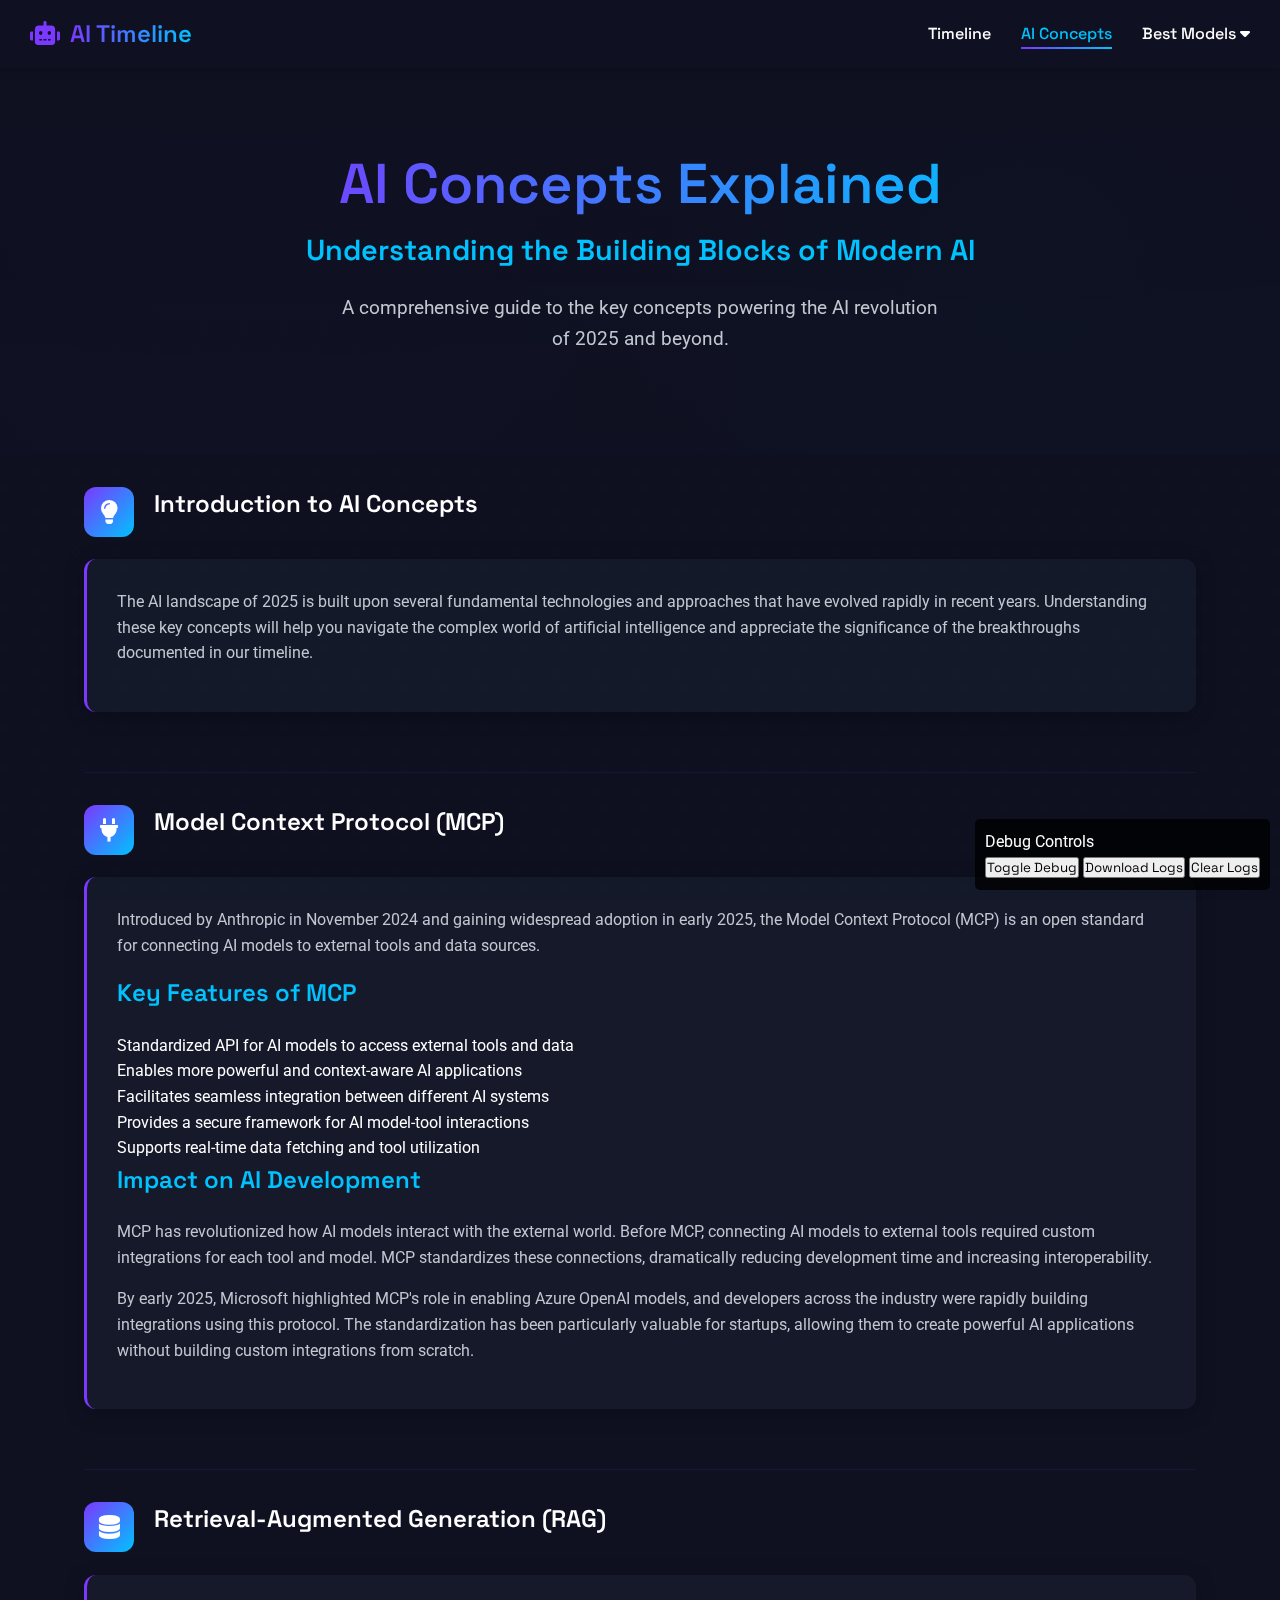
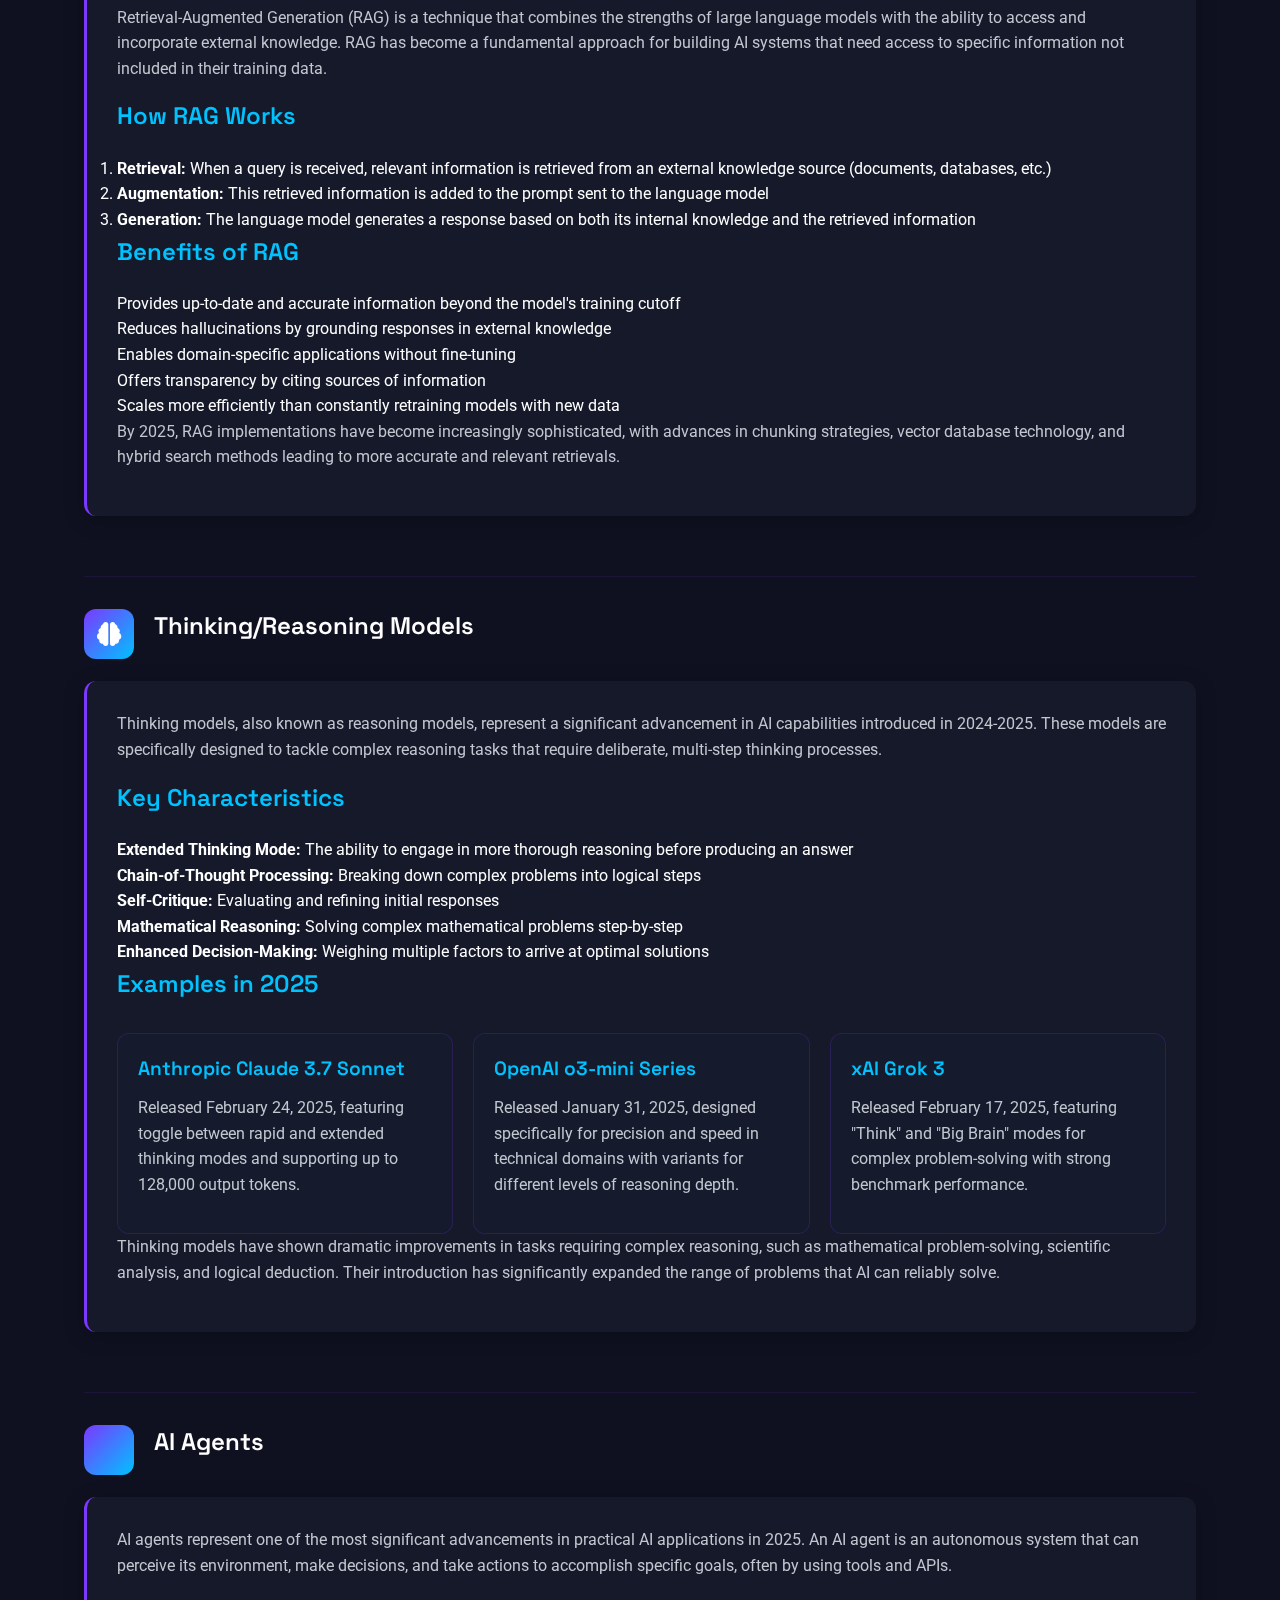
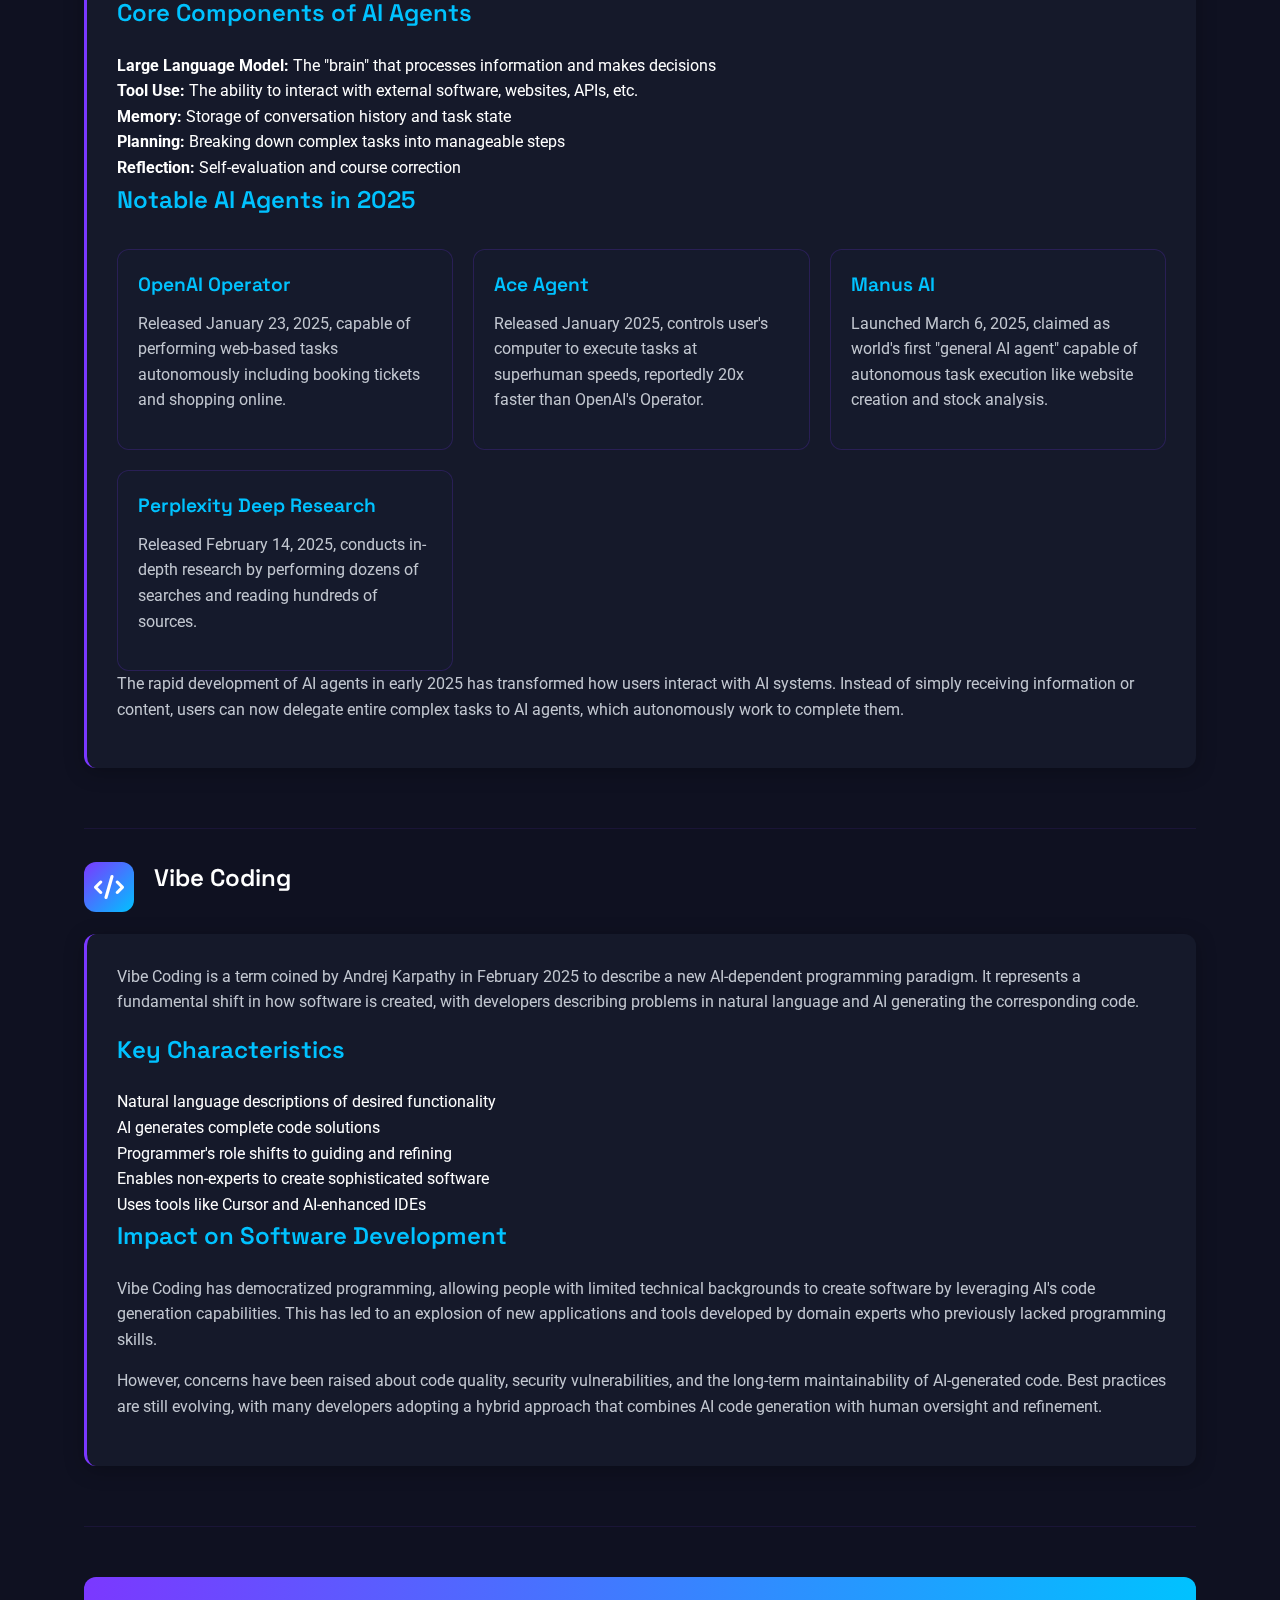
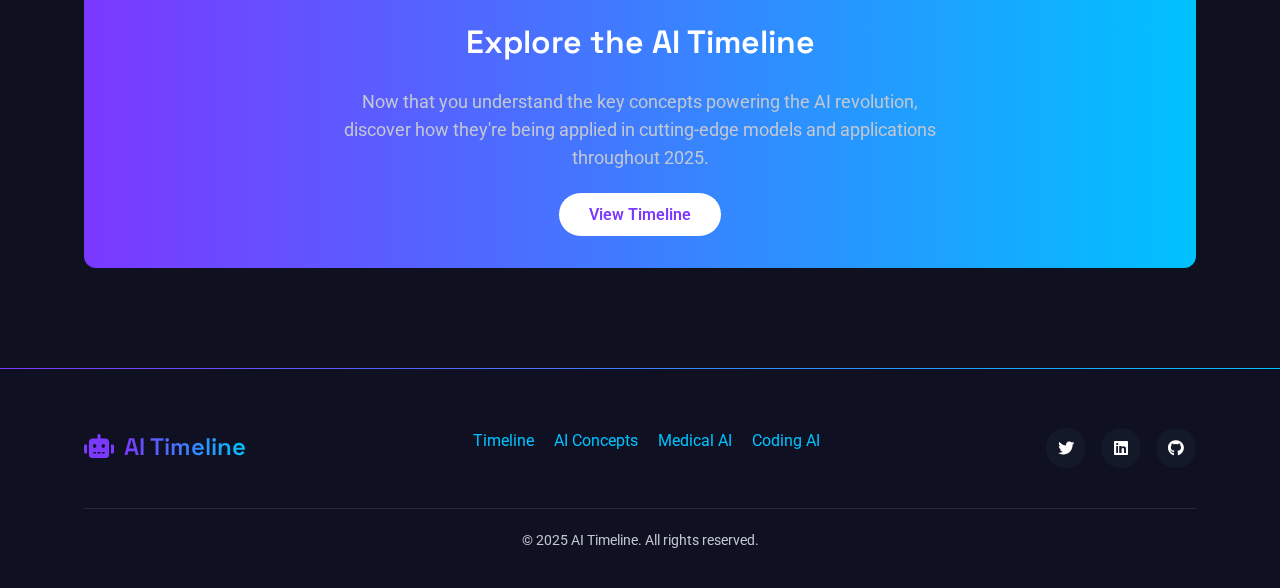
<file: pages/prerequisites.html>
<!DOCTYPE html>
<html lang="en">
<head>
    <meta charset="UTF-8">
    <meta name="viewport" content="width=device-width, initial-scale=1.0">
    <title>AI Concepts | AI Timeline</title>
    <link rel="stylesheet" href="../css/styles.css">
    <link rel="stylesheet" href="https://cdnjs.cloudflare.com/ajax/libs/font-awesome/6.0.0/css/all.min.css">
    <!-- Google Fonts -->
    <link rel="preconnect" href="https://fonts.googleapis.com">
    <link rel="preconnect" href="https://fonts.gstatic.com" crossorigin>
    <link href="https://fonts.googleapis.com/css2?family=Roboto:wght@300;400;500;700&family=Space+Grotesk:wght@300;400;500;600;700&display=swap" rel="stylesheet">
    <!-- jQuery -->
    <script src="https://cdnjs.cloudflare.com/ajax/libs/jquery/3.6.0/jquery.min.js"></script>
    <style>
        /* Page-specific styling */
        .concept-section {
            padding: 30px 0;
            border-bottom: 1px solid rgba(123, 56, 255, 0.1);
        }
        
        .concept-section:last-child {
            border-bottom: none;
        }
        
        .concept-header {
            display: flex;
            align-items: center;
            margin-bottom: 20px;
        }
        
        .concept-icon {
            width: 50px;
            height: 50px;
            background: linear-gradient(135deg, var(--primary-color), var(--accent-color));
            border-radius: 12px;
            display: flex;
            align-items: center;
            justify-content: center;
            margin-right: 20px;
            font-size: 24px;
            color: white;
        }
        
        .concept-content {
            background-color: var(--card-bg-color);
            border-radius: var(--border-radius);
            padding: 30px;
            box-shadow: var(--box-shadow);
            margin-bottom: 30px;
            border-left: 3px solid var(--primary-color);
        }
        
        .concept-content h3 {
            font-size: 1.5rem;
            margin-bottom: 20px;
            color: var(--accent-color);
        }
        
        .concept-grid {
            display: grid;
            grid-template-columns: repeat(auto-fill, minmax(300px, 1fr));
            gap: 20px;
            margin-top: 30px;
        }
        
        .concept-card {
            background-color: rgba(22, 28, 45, 0.5);
            border-radius: var(--border-radius);
            padding: 20px;
            border: 1px solid rgba(123, 56, 255, 0.2);
            transition: transform 0.3s ease, box-shadow 0.3s ease;
        }
        
        .concept-card:hover {
            transform: translateY(-5px);
            box-shadow: 0 10px 20px rgba(0, 0, 0, 0.2);
        }
        
        .concept-card h4 {
            font-size: 1.2rem;
            margin-bottom: 10px;
            color: var(--accent-color);
        }
        
        .concept-cta {
            background: linear-gradient(to right, var(--primary-color), var(--accent-color));
            padding: 40px;
            border-radius: var(--border-radius);
            text-align: center;
            margin-top: 50px;
        }
        
        .concept-cta h3 {
            font-size: 2rem;
            margin-bottom: 20px;
        }
        
        .concept-cta p {
            margin-bottom: 30px;
            font-size: 1.1rem;
            max-width: 600px;
            margin-left: auto;
            margin-right: auto;
        }
        
        .btn-primary {
            background-color: white;
            color: var(--primary-color);
            border: none;
            padding: 12px 30px;
            border-radius: 50px;
            font-size: 1rem;
            font-weight: 600;
            cursor: pointer;
            transition: all 0.3s ease;
        }
        
        .btn-primary:hover {
            transform: translateY(-3px);
            box-shadow: 0 10px 20px rgba(0, 0, 0, 0.2);
        }
        
        @media screen and (max-width: 768px) {
            .concept-grid {
                grid-template-columns: 1fr;
            }
            
            .concept-header {
                flex-direction: column;
                text-align: center;
            }
            
            .concept-icon {
                margin-right: 0;
                margin-bottom: 15px;
            }
            
            .concept-cta {
                padding: 30px 20px;
            }
        }
    </style>
</head>
<body>
    <!-- Neural Network Background Animation -->
    <div class="neural-bg"></div>

    <!-- Navigation -->
    <nav class="main-nav">
        <div class="logo">
            <span class="ai-icon"><i class="fas fa-robot"></i></span>
            <h1>AI Timeline</h1>
        </div>
        <div class="menu">
            <ul>
                <li><a href="../index.html">Timeline</a></li>
                <li><a href="prerequisites.html" class="active">AI Concepts</a></li>
                <li class="dropdown">
                    <a href="#" class="dropbtn">Best Models <i class="fas fa-caret-down"></i></a>
                    <div class="dropdown-content">
                        <a href="models/medical.html">Medical</a>
                        <a href="models/coding.html">Coding</a>
                        <a href="models/image-gen.html">Image Generation</a>
                        <a href="models/video-gen.html">Video Generation</a>
                        <a href="models/multimodal.html">Multimodal</a>
                    </div>
                </li>
            </ul>
        </div>
    </nav>

    <!-- Hero Section -->
    <header class="hero">
        <div class="hero-content">
            <h1>AI Concepts Explained</h1>
            <h2>Understanding the Building Blocks of Modern AI</h2>
            <p>A comprehensive guide to the key concepts powering the AI revolution of 2025 and beyond.</p>
        </div>
    </header>
    
    <!-- Main Content -->
    <section class="prerequisites-section">
        <div class="container">
            <!-- Introduction -->
            <div class="concept-section">
                <div class="concept-header">
                    <div class="concept-icon">
                        <i class="fas fa-lightbulb"></i>
                    </div>
                    <h2>Introduction to AI Concepts</h2>
                </div>
                <div class="concept-content">
                    <p>The AI landscape of 2025 is built upon several fundamental technologies and approaches that have evolved rapidly in recent years. Understanding these key concepts will help you navigate the complex world of artificial intelligence and appreciate the significance of the breakthroughs documented in our timeline.</p>
                </div>
            </div>
            
            <!-- MCP (Model Context Protocol) -->
            <div class="concept-section" id="mcp">
                <div class="concept-header">
                    <div class="concept-icon">
                        <i class="fas fa-plug"></i>
                    </div>
                    <h2>Model Context Protocol (MCP)</h2>
                </div>
                <div class="concept-content">
                    <p>Introduced by Anthropic in November 2024 and gaining widespread adoption in early 2025, the Model Context Protocol (MCP) is an open standard for connecting AI models to external tools and data sources.</p>
                    
                    <h3>Key Features of MCP</h3>
                    <ul>
                        <li>Standardized API for AI models to access external tools and data</li>
                        <li>Enables more powerful and context-aware AI applications</li>
                        <li>Facilitates seamless integration between different AI systems</li>
                        <li>Provides a secure framework for AI model-tool interactions</li>
                        <li>Supports real-time data fetching and tool utilization</li>
                    </ul>
                    
                    <h3>Impact on AI Development</h3>
                    <p>MCP has revolutionized how AI models interact with the external world. Before MCP, connecting AI models to external tools required custom integrations for each tool and model. MCP standardizes these connections, dramatically reducing development time and increasing interoperability.</p>
                    
                    <p>By early 2025, Microsoft highlighted MCP's role in enabling Azure OpenAI models, and developers across the industry were rapidly building integrations using this protocol. The standardization has been particularly valuable for startups, allowing them to create powerful AI applications without building custom integrations from scratch.</p>
                </div>
            </div>
            
            <!-- RAG (Retrieval-Augmented Generation) -->
            <div class="concept-section" id="rag">
                <div class="concept-header">
                    <div class="concept-icon">
                        <i class="fas fa-database"></i>
                    </div>
                    <h2>Retrieval-Augmented Generation (RAG)</h2>
                </div>
                <div class="concept-content">
                    <p>Retrieval-Augmented Generation (RAG) is a technique that combines the strengths of large language models with the ability to access and incorporate external knowledge. RAG has become a fundamental approach for building AI systems that need access to specific information not included in their training data.</p>
                    
                    <h3>How RAG Works</h3>
                    <ol>
                        <li><strong>Retrieval:</strong> When a query is received, relevant information is retrieved from an external knowledge source (documents, databases, etc.)</li>
                        <li><strong>Augmentation:</strong> This retrieved information is added to the prompt sent to the language model</li>
                        <li><strong>Generation:</strong> The language model generates a response based on both its internal knowledge and the retrieved information</li>
                    </ol>
                    
                    <h3>Benefits of RAG</h3>
                    <ul>
                        <li>Provides up-to-date and accurate information beyond the model's training cutoff</li>
                        <li>Reduces hallucinations by grounding responses in external knowledge</li>
                        <li>Enables domain-specific applications without fine-tuning</li>
                        <li>Offers transparency by citing sources of information</li>
                        <li>Scales more efficiently than constantly retraining models with new data</li>
                    </ul>
                    
                    <p>By 2025, RAG implementations have become increasingly sophisticated, with advances in chunking strategies, vector database technology, and hybrid search methods leading to more accurate and relevant retrievals.</p>
                </div>
            </div>
            
            <!-- Thinking/Reasoning Models -->
            <div class="concept-section" id="thinking-models">
                <div class="concept-header">
                    <div class="concept-icon">
                        <i class="fas fa-brain"></i>
                    </div>
                    <h2>Thinking/Reasoning Models</h2>
                </div>
                <div class="concept-content">
                    <p>Thinking models, also known as reasoning models, represent a significant advancement in AI capabilities introduced in 2024-2025. These models are specifically designed to tackle complex reasoning tasks that require deliberate, multi-step thinking processes.</p>
                    
                    <h3>Key Characteristics</h3>
                    <ul>
                        <li><strong>Extended Thinking Mode:</strong> The ability to engage in more thorough reasoning before producing an answer</li>
                        <li><strong>Chain-of-Thought Processing:</strong> Breaking down complex problems into logical steps</li>
                        <li><strong>Self-Critique:</strong> Evaluating and refining initial responses</li>
                        <li><strong>Mathematical Reasoning:</strong> Solving complex mathematical problems step-by-step</li>
                        <li><strong>Enhanced Decision-Making:</strong> Weighing multiple factors to arrive at optimal solutions</li>
                    </ul>
                    
                    <h3>Examples in 2025</h3>
                    <div class="concept-grid">
                        <div class="concept-card">
                            <h4>Anthropic Claude 3.7 Sonnet</h4>
                            <p>Released February 24, 2025, featuring toggle between rapid and extended thinking modes and supporting up to 128,000 output tokens.</p>
                        </div>
                        <div class="concept-card">
                            <h4>OpenAI o3-mini Series</h4>
                            <p>Released January 31, 2025, designed specifically for precision and speed in technical domains with variants for different levels of reasoning depth.</p>
                        </div>
                        <div class="concept-card">
                            <h4>xAI Grok 3</h4>
                            <p>Released February 17, 2025, featuring "Think" and "Big Brain" modes for complex problem-solving with strong benchmark performance.</p>
                        </div>
                    </div>
                    
                    <p>Thinking models have shown dramatic improvements in tasks requiring complex reasoning, such as mathematical problem-solving, scientific analysis, and logical deduction. Their introduction has significantly expanded the range of problems that AI can reliably solve.</p>
                </div>
            </div>
            
            <!-- AI Agents -->
            <div class="concept-section" id="ai-agents">
                <div class="concept-header">
                    <div class="concept-icon">
                        <i class="fas fa-user-robot"></i>
                    </div>
                    <h2>AI Agents</h2>
                </div>
                <div class="concept-content">
                    <p>AI agents represent one of the most significant advancements in practical AI applications in 2025. An AI agent is an autonomous system that can perceive its environment, make decisions, and take actions to accomplish specific goals, often by using tools and APIs.</p>
                    
                    <h3>Core Components of AI Agents</h3>
                    <ul>
                        <li><strong>Large Language Model:</strong> The "brain" that processes information and makes decisions</li>
                        <li><strong>Tool Use:</strong> The ability to interact with external software, websites, APIs, etc.</li>
                        <li><strong>Memory:</strong> Storage of conversation history and task state</li>
                        <li><strong>Planning:</strong> Breaking down complex tasks into manageable steps</li>
                        <li><strong>Reflection:</strong> Self-evaluation and course correction</li>
                    </ul>
                    
                    <h3>Notable AI Agents in 2025</h3>
                    <div class="concept-grid">
                        <div class="concept-card">
                            <h4>OpenAI Operator</h4>
                            <p>Released January 23, 2025, capable of performing web-based tasks autonomously including booking tickets and shopping online.</p>
                        </div>
                        <div class="concept-card">
                            <h4>Ace Agent</h4>
                            <p>Released January 2025, controls user's computer to execute tasks at superhuman speeds, reportedly 20x faster than OpenAI's Operator.</p>
                        </div>
                        <div class="concept-card">
                            <h4>Manus AI</h4>
                            <p>Launched March 6, 2025, claimed as world's first "general AI agent" capable of autonomous task execution like website creation and stock analysis.</p>
                        </div>
                        <div class="concept-card">
                            <h4>Perplexity Deep Research</h4>
                            <p>Released February 14, 2025, conducts in-depth research by performing dozens of searches and reading hundreds of sources.</p>
                        </div>
                    </div>
                    
                    <p>The rapid development of AI agents in early 2025 has transformed how users interact with AI systems. Instead of simply receiving information or content, users can now delegate entire complex tasks to AI agents, which autonomously work to complete them.</p>
                </div>
            </div>
            
            <!-- Vibe Coding -->
            <div class="concept-section" id="vibe-coding">
                <div class="concept-header">
                    <div class="concept-icon">
                        <i class="fas fa-code"></i>
                    </div>
                    <h2>Vibe Coding</h2>
                </div>
                <div class="concept-content">
                    <p>Vibe Coding is a term coined by Andrej Karpathy in February 2025 to describe a new AI-dependent programming paradigm. It represents a fundamental shift in how software is created, with developers describing problems in natural language and AI generating the corresponding code.</p>
                    
                    <h3>Key Characteristics</h3>
                    <ul>
                        <li>Natural language descriptions of desired functionality</li>
                        <li>AI generates complete code solutions</li>
                        <li>Programmer's role shifts to guiding and refining</li>
                        <li>Enables non-experts to create sophisticated software</li>
                        <li>Uses tools like Cursor and AI-enhanced IDEs</li>
                    </ul>
                    
                    <h3>Impact on Software Development</h3>
                    <p>Vibe Coding has democratized programming, allowing people with limited technical backgrounds to create software by leveraging AI's code generation capabilities. This has led to an explosion of new applications and tools developed by domain experts who previously lacked programming skills.</p>
                    
                    <p>However, concerns have been raised about code quality, security vulnerabilities, and the long-term maintainability of AI-generated code. Best practices are still evolving, with many developers adopting a hybrid approach that combines AI code generation with human oversight and refinement.</p>
                </div>
            </div>
            
            <!-- Call to Action -->
            <div class="concept-cta">
                <h3>Explore the AI Timeline</h3>
                <p>Now that you understand the key concepts powering the AI revolution, discover how they're being applied in cutting-edge models and applications throughout 2025.</p>
                <a href="../index.html" class="btn-primary">View Timeline</a>
            </div>
        </div>
    </section>

    <!-- Footer -->
    <footer>
        <div class="container">
            <div class="footer-content">
                <div class="footer-logo">
                    <span class="ai-icon"><i class="fas fa-robot"></i></span>
                    <h2>AI Timeline</h2>
                </div>
                <div class="footer-links">
                    <ul>
                        <li><a href="../index.html">Timeline</a></li>
                        <li><a href="prerequisites.html">AI Concepts</a></li>
                        <li><a href="models/medical.html">Medical AI</a></li>
                        <li><a href="models/coding.html">Coding AI</a></li>
                    </ul>
                </div>
                <div class="footer-social">
                    <a href="#"><i class="fab fa-twitter"></i></a>
                    <a href="#"><i class="fab fa-linkedin"></i></a>
                    <a href="#"><i class="fab fa-github"></i></a>
                </div>
            </div>
            <div class="footer-bottom">
                <p>&copy; 2025 AI Timeline. All rights reserved.</p>
            </div>
        </div>
    </footer>

    <!-- Scripts -->
    <script src="../js/logger.js"></script>
    <script src="../js/main.js"></script>
</body>
</html>
</file>
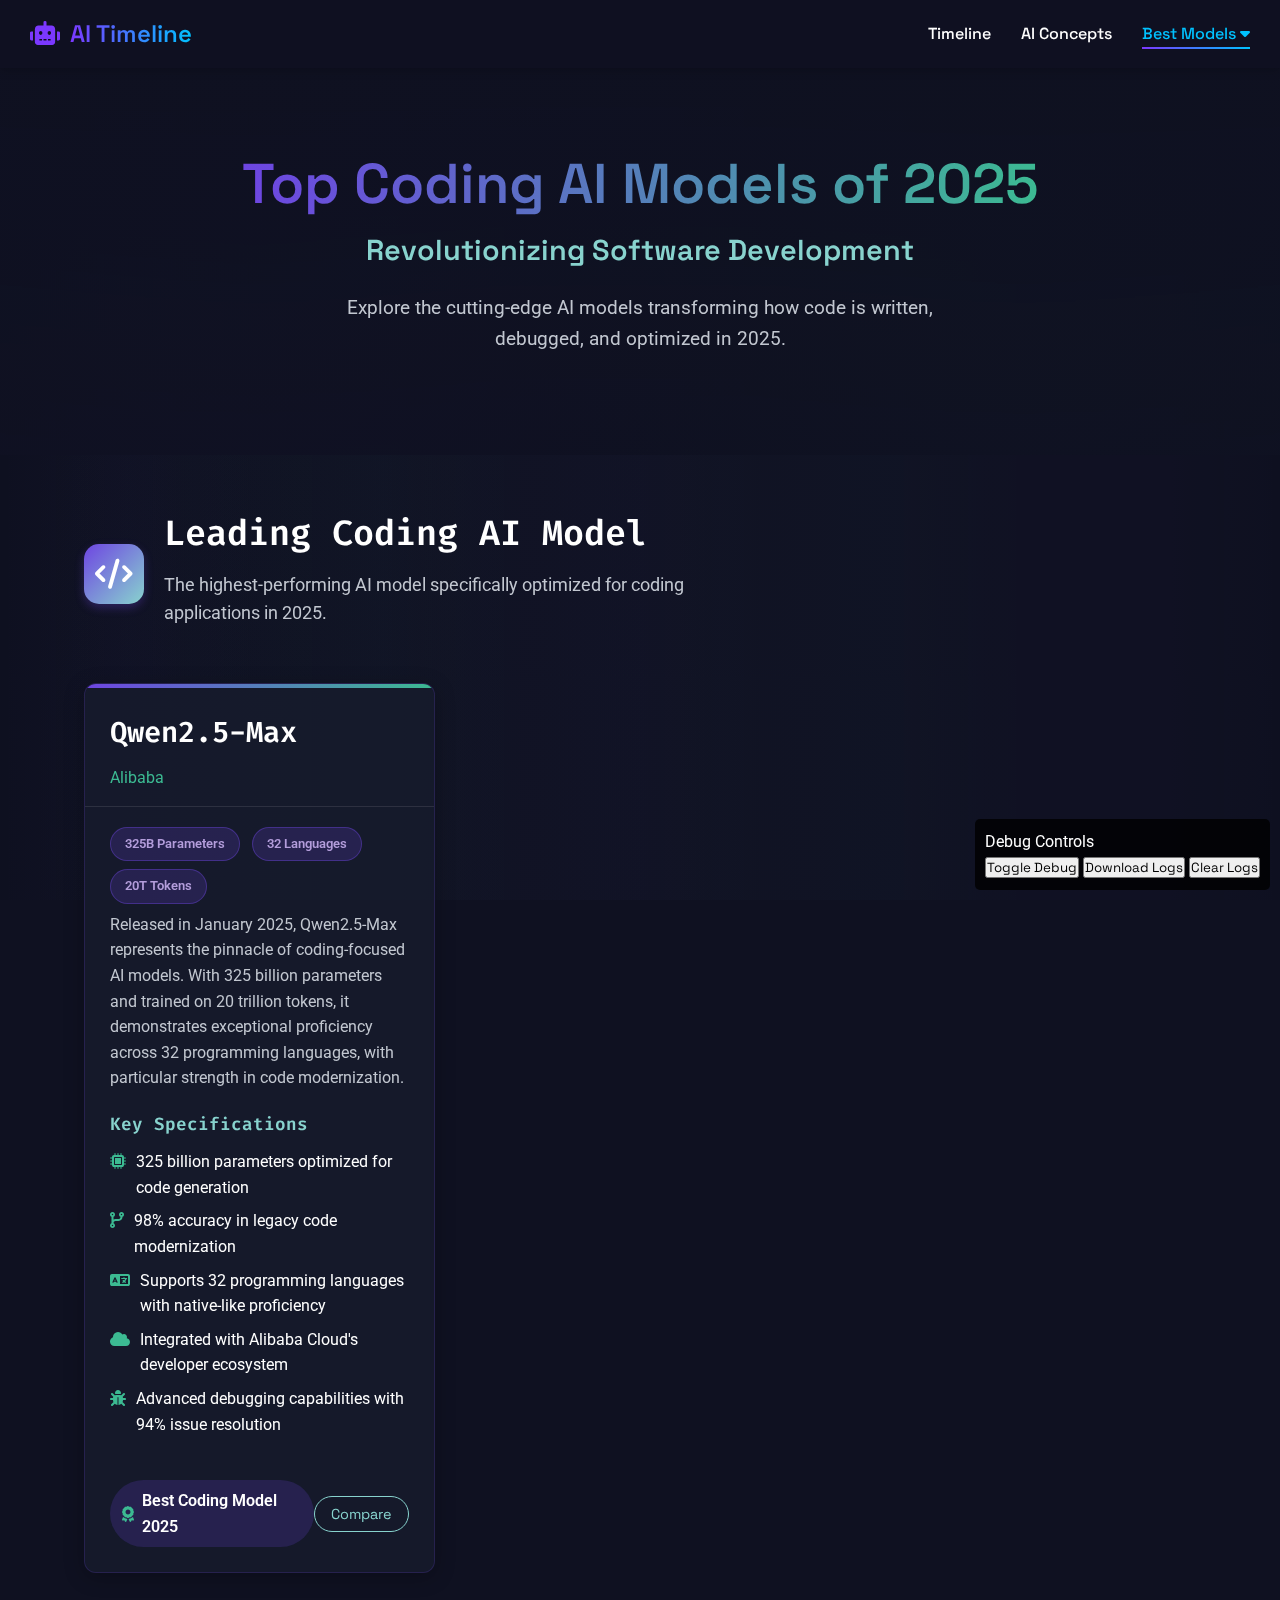
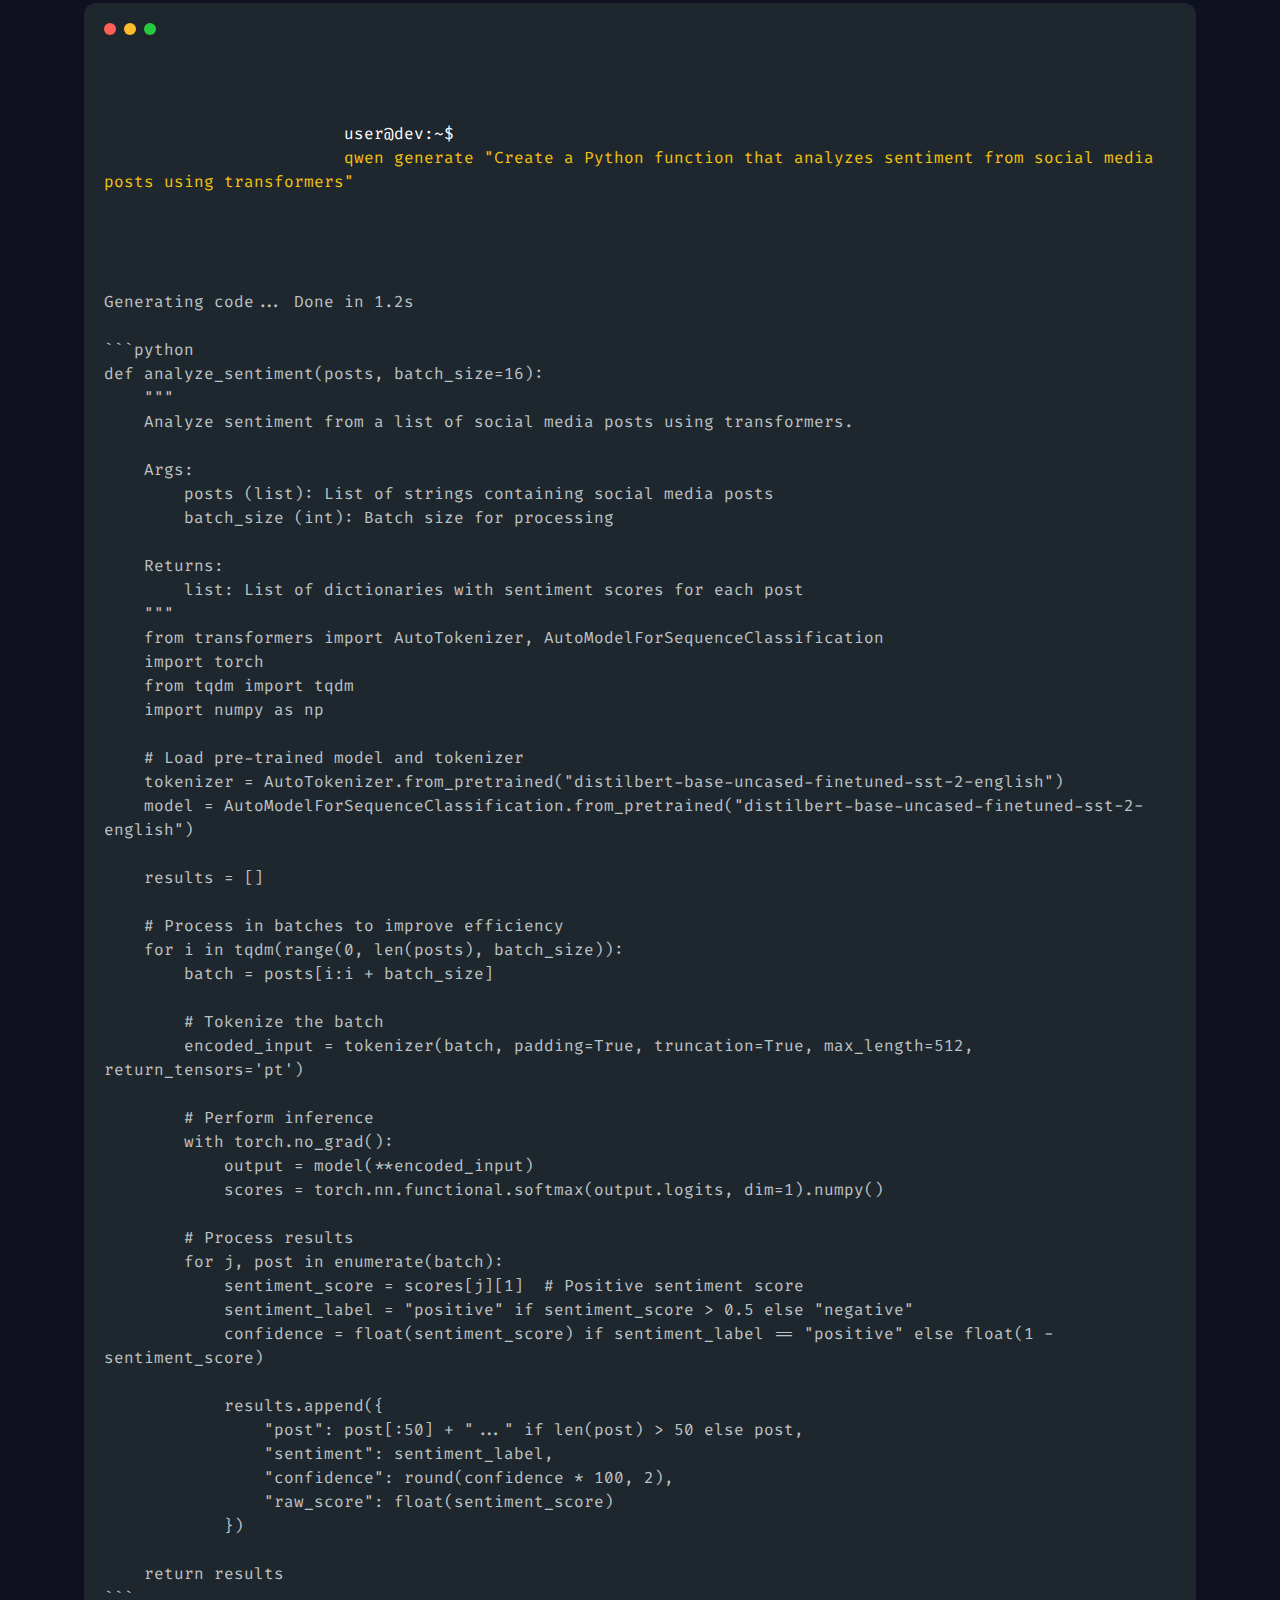
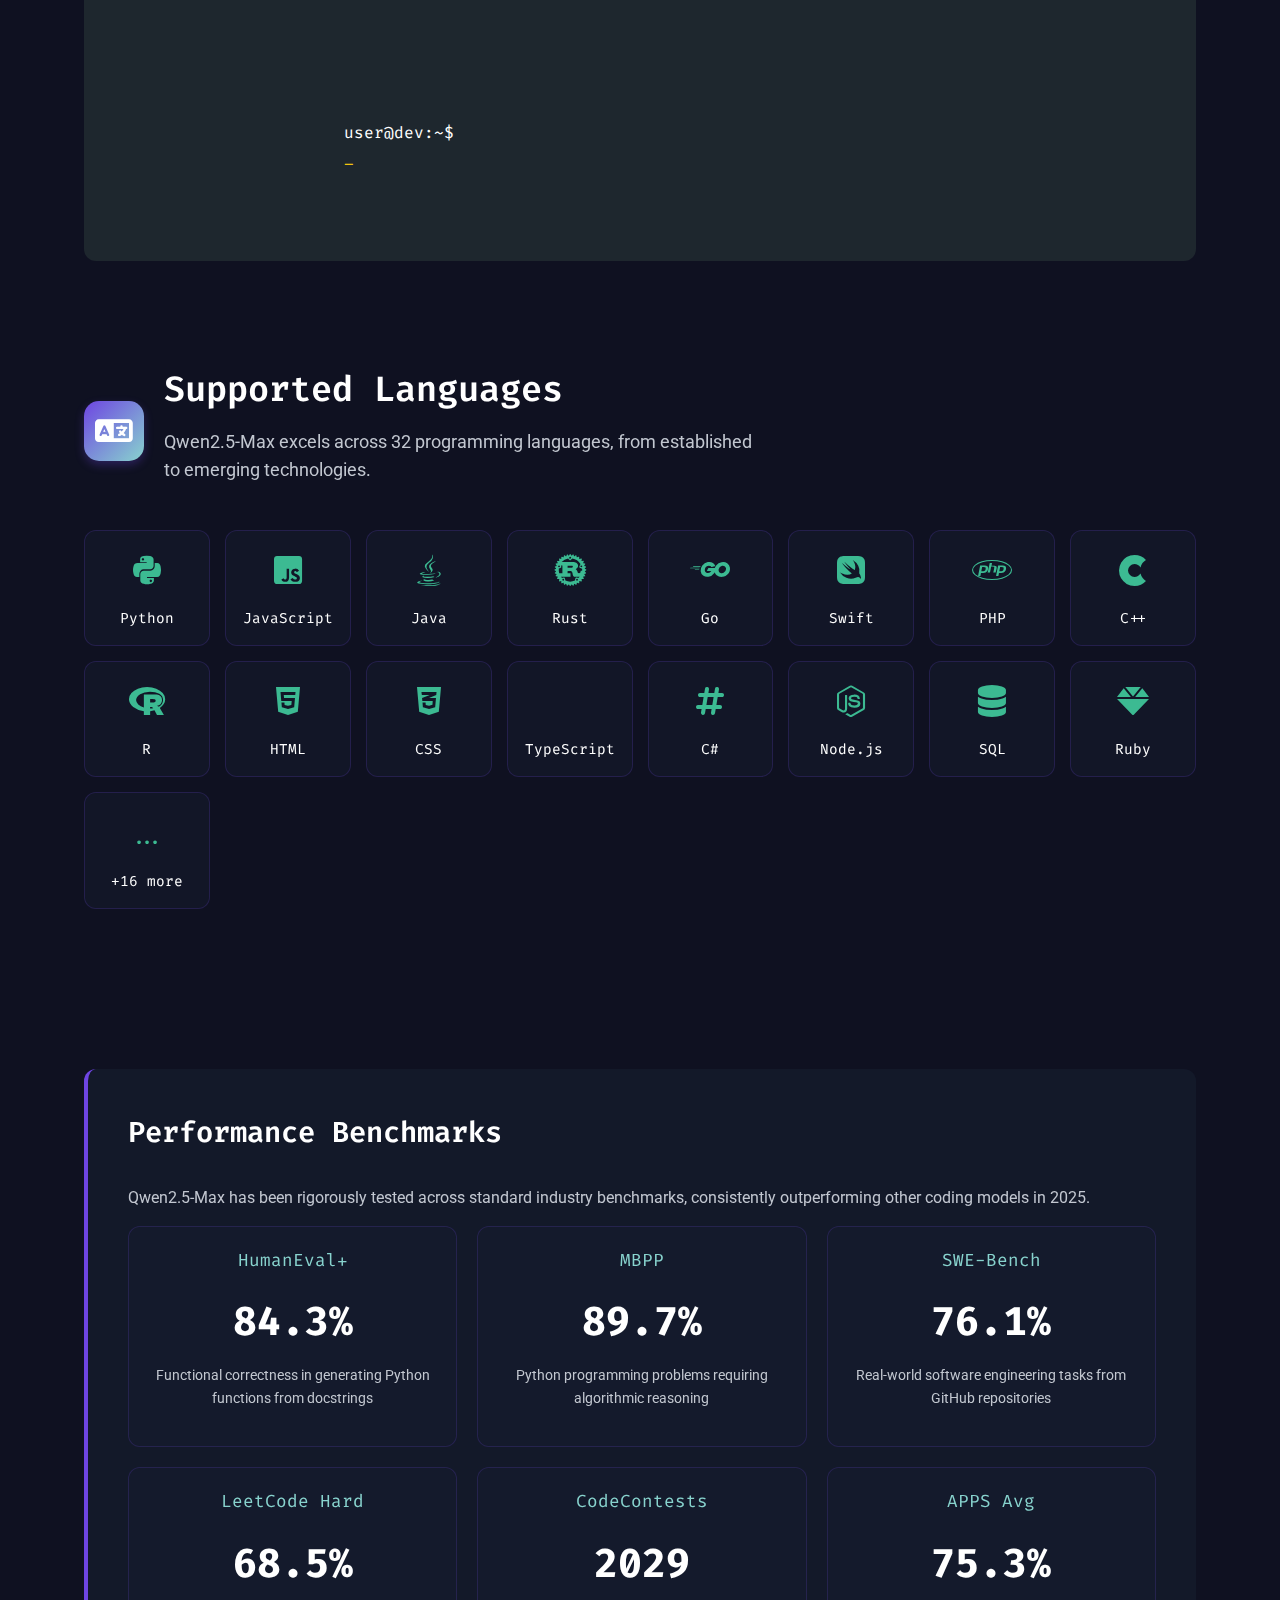
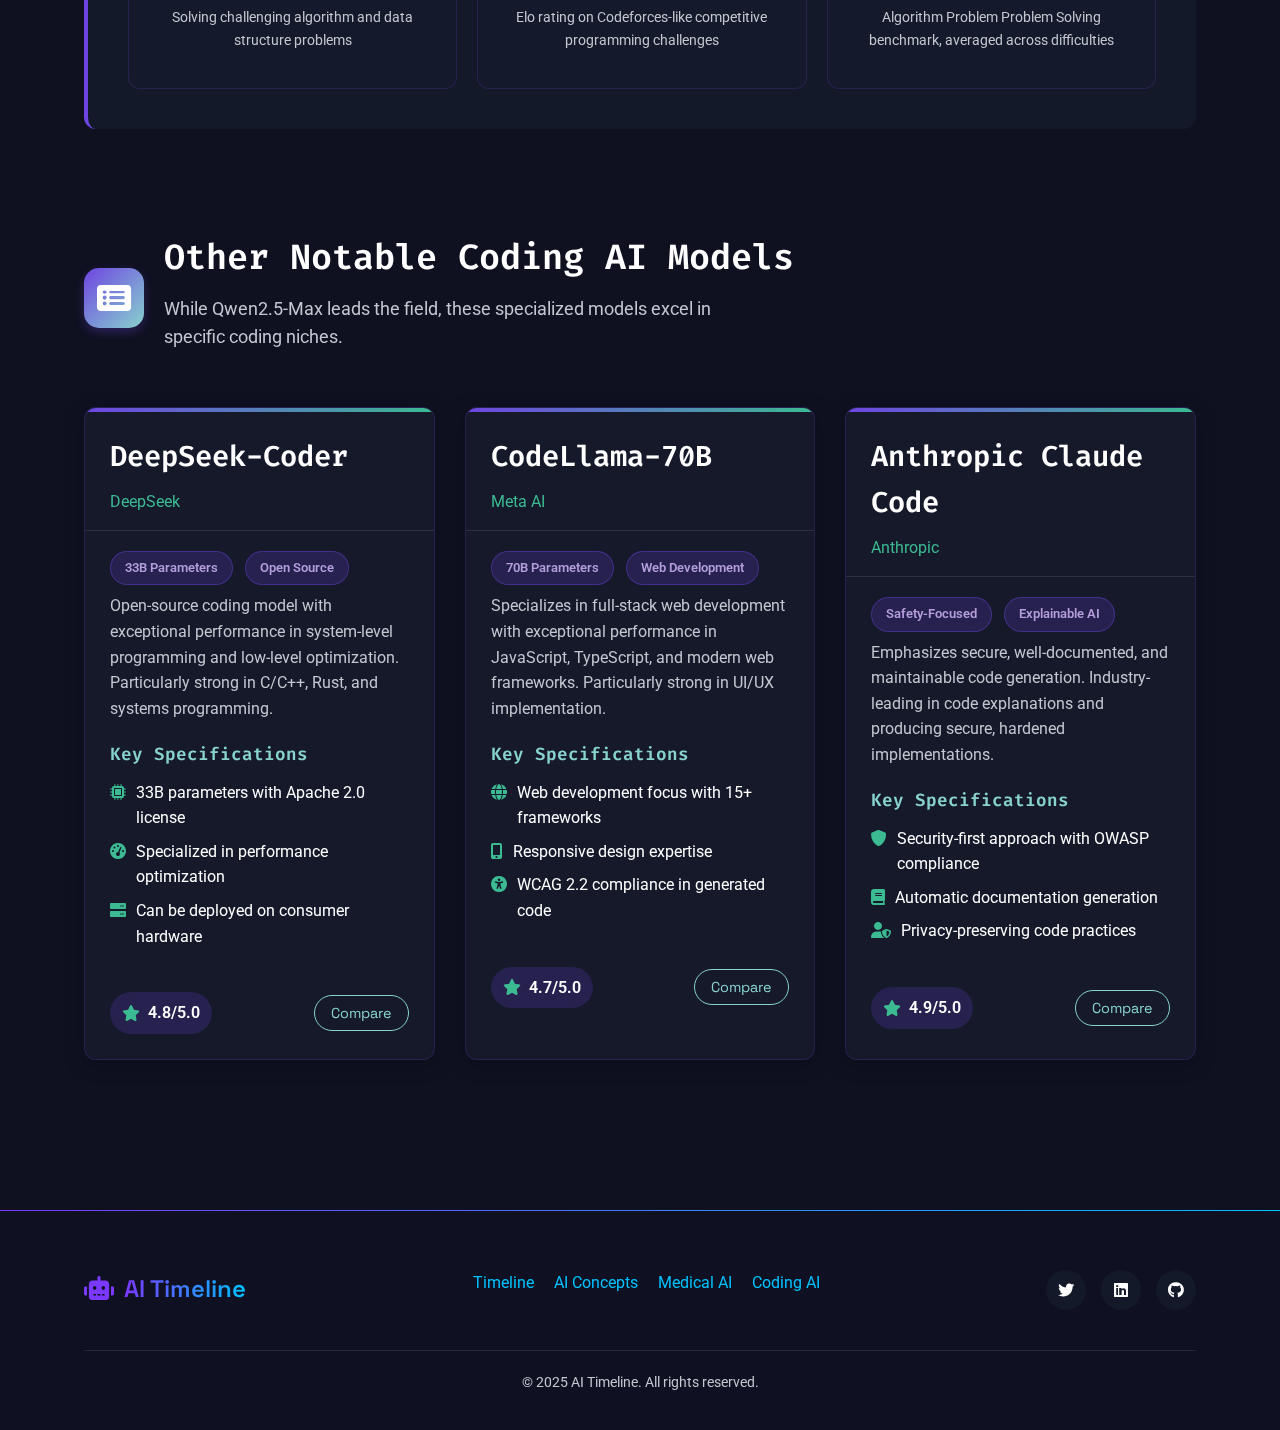
<file: pages/models/coding.html>
<!DOCTYPE html>
<html lang="en">
<head>
    <meta charset="UTF-8">
    <meta name="viewport" content="width=device-width, initial-scale=1.0">
    <title>Best Coding AI Models | AI Timeline</title>
    <link rel="stylesheet" href="../../css/styles.css">
    <link rel="stylesheet" href="https://cdnjs.cloudflare.com/ajax/libs/font-awesome/6.0.0/css/all.min.css">
    <!-- Google Fonts -->
    <link rel="preconnect" href="https://fonts.googleapis.com">
    <link rel="preconnect" href="https://fonts.gstatic.com" crossorigin>
    <link href="https://fonts.googleapis.com/css2?family=Roboto:wght@300;400;500;700&family=Space+Grotesk:wght@300;400;500;600;700&family=Fira+Code:wght@400;500;600&display=swap" rel="stylesheet">
    <!-- jQuery -->
    <script src="https://cdnjs.cloudflare.com/ajax/libs/jquery/3.6.0/jquery.min.js"></script>
    <style>
        /* Coding theme accents */
        :root {
            --coding-primary: #6e45e2;
            --coding-secondary: #88d3ce;
            --coding-accent: #3cba92;
            --coding-light: #e7f9f6;
            --coding-dark: #341f97;
            --terminal-bg: #1e272e;
            --terminal-text: #05c46b;
        }
        
        .coding-bg {
            position: fixed;
            top: 0;
            left: 0;
            width: 100%;
            height: 100%;
            background: 
                linear-gradient(to right, transparent, rgba(110, 69, 226, 0.03) 10%, transparent 20%),
                linear-gradient(to right, transparent, rgba(60, 186, 146, 0.03) 30%, transparent 40%),
                linear-gradient(to right, transparent, rgba(110, 69, 226, 0.03) 50%, transparent 60%),
                linear-gradient(to right, transparent, rgba(60, 186, 146, 0.03) 70%, transparent 80%),
                linear-gradient(to right, transparent, rgba(110, 69, 226, 0.03) 90%, transparent 100%),
                var(--background-color);
            background-size: 
                100% 25%,
                100% 25%,
                100% 25%,
                100% 25%,
                100% 25%,
                100% 100%;
            z-index: -1;
            opacity: 0.5;
        }
        
        .hero.coding {
            position: relative;
        }
        
        .hero.coding::before {
            content: '';
            position: absolute;
            top: 0;
            left: 0;
            right: 0;
            bottom: 0;
            background: 
                radial-gradient(circle at 20% 50%, rgba(110, 69, 226, 0.15) 0%, transparent 50%),
                radial-gradient(circle at 80% 50%, rgba(60, 186, 146, 0.15) 0%, transparent 50%);
            z-index: -1;
        }
        
        .hero.coding h1 {
            background: linear-gradient(to right, var(--coding-primary), var(--coding-accent));
            -webkit-background-clip: text;
            background-clip: text;
            -webkit-text-fill-color: transparent;
        }
        
        .hero.coding h2 {
            color: var(--coding-secondary);
        }
        
        .model-section {
            padding: 50px 0;
        }
        
        .model-container {
            display: grid;
            grid-template-columns: repeat(auto-fill, minmax(350px, 1fr));
            gap: 30px;
            margin-top: 40px;
        }
        
        .model-card {
            background-color: var(--card-bg-color);
            border-radius: var(--border-radius);
            overflow: hidden;
            box-shadow: var(--box-shadow);
            transition: transform 0.3s ease, box-shadow 0.3s ease;
            position: relative;
            border: 1px solid rgba(110, 69, 226, 0.2);
        }
        
        .model-card:hover {
            transform: translateY(-10px);
            box-shadow: 0 15px 30px rgba(0, 0, 0, 0.3);
        }
        
        .model-card::before {
            content: '';
            position: absolute;
            top: 0;
            left: 0;
            width: 100%;
            height: 4px;
            background: linear-gradient(to right, var(--coding-primary), var(--coding-accent));
        }
        
        .model-header {
            padding: 25px 25px 15px;
            border-bottom: 1px solid rgba(255, 255, 255, 0.1);
        }
        
        .model-content {
            padding: 20px 25px;
        }
        
        .model-footer {
            padding: 15px 25px 25px;
            display: flex;
            justify-content: space-between;
            align-items: center;
        }
        
        .model-name {
            font-size: 1.8rem;
            margin-bottom: 10px;
            color: white;
            font-family: 'Fira Code', monospace;
        }
        
        .model-developer {
            font-size: 1rem;
            color: var(--coding-accent);
            margin-bottom: 0;
        }
        
        .model-tag {
            display: inline-block;
            padding: 6px 14px;
            border-radius: 50px;
            font-size: 0.8rem;
            font-weight: 600;
            background-color: rgba(110, 69, 226, 0.2);
            color: #b39ddb;
            border: 1px solid rgba(110, 69, 226, 0.4);
            margin-right: 8px;
            margin-bottom: 8px;
        }
        
        .model-specs {
            margin-top: 20px;
        }
        
        .model-specs h4 {
            font-size: 1.1rem;
            margin-bottom: 10px;
            color: var(--coding-secondary);
            font-family: 'Fira Code', monospace;
        }
        
        .specs-list {
            list-style: none;
            padding: 0;
            margin: 0;
        }
        
        .specs-list li {
            margin-bottom: 8px;
            display: flex;
            align-items: flex-start;
        }
        
        .specs-list li i {
            color: var(--coding-accent);
            margin-right: 10px;
            margin-top: 4px;
        }
        
        .model-rating {
            display: inline-flex;
            align-items: center;
            background: rgba(110, 69, 226, 0.2);
            padding: 8px 12px;
            border-radius: 50px;
            font-weight: 600;
        }
        
        .model-rating i {
            color: var(--coding-accent);
            margin-right: 8px;
        }
        
        .compare-btn {
            background: transparent;
            color: var(--coding-secondary);
            border: 1px solid var(--coding-secondary);
            padding: 8px 16px;
            border-radius: 50px;
            font-size: 0.9rem;
            cursor: pointer;
            transition: all 0.3s ease;
        }
        
        .compare-btn:hover {
            background-color: var(--coding-secondary);
            color: var(--terminal-bg);
        }
        
        .coding-header {
            display: flex;
            align-items: center;
            margin-bottom: 30px;
        }
        
        .coding-icon {
            width: 60px;
            height: 60px;
            background: linear-gradient(135deg, var(--coding-primary), var(--coding-secondary));
            border-radius: 15px;
            display: flex;
            align-items: center;
            justify-content: center;
            margin-right: 20px;
            font-size: 30px;
            color: white;
            box-shadow: 0 4px 10px rgba(110, 69, 226, 0.3);
        }
        
        .coding-section-title {
            font-size: 2.2rem;
            color: white;
            margin-bottom: 10px;
            font-family: 'Fira Code', monospace;
        }
        
        .coding-section-subtitle {
            color: var(--text-secondary);
            font-size: 1.1rem;
            max-width: 600px;
        }
        
        .language-grid {
            display: grid;
            grid-template-columns: repeat(auto-fill, minmax(120px, 1fr));
            gap: 15px;
            margin-top: 30px;
        }
        
        .language-card {
            background-color: rgba(22, 28, 45, 0.5);
            border-radius: var(--border-radius);
            padding: 15px;
            text-align: center;
            transition: all 0.3s ease;
            border: 1px solid rgba(110, 69, 226, 0.2);
        }
        
        .language-card:hover {
            transform: translateY(-5px);
            box-shadow: 0 10px 20px rgba(0, 0, 0, 0.2);
            border-color: var(--coding-primary);
        }
        
        .language-icon {
            font-size: 2rem;
            margin-bottom: 10px;
            color: var(--coding-accent);
        }
        
        .language-name {
            font-family: 'Fira Code', monospace;
            font-size: 0.9rem;
            color: white;
        }
        
        .terminal {
            background-color: var(--terminal-bg);
            border-radius: var(--border-radius);
            padding: 20px;
            margin-top: 30px;
            font-family: 'Fira Code', monospace;
            position: relative;
        }
        
        .terminal-header {
            display: flex;
            gap: 8px;
            margin-bottom: 15px;
        }
        
        .terminal-dot {
            width: 12px;
            height: 12px;
            border-radius: 50%;
        }
        
        .terminal-dot.red {
            background-color: #ff5f56;
        }
        
        .terminal-dot.yellow {
            background-color: #ffbd2e;
        }
        
        .terminal-dot.green {
            background-color: #27c93f;
        }
        
        .terminal-content {
            color: var(--terminal-text);
            line-height: 1.5;
            white-space: pre-wrap;
        }
        
        .terminal-prompt {
            color: white;
            margin-right: 10px;
        }
        
        .terminal-command {
            color: #f1c40f;
        }
        
        .terminal-output {
            color: #bdc3c7;
            margin-bottom: 15px;
        }
        
        .benchmark-section {
            background-color: rgba(22, 28, 45, 0.7);
            border-radius: var(--border-radius);
            padding: 40px;
            margin-top: 60px;
            border-left: 4px solid var(--coding-primary);
        }
        
        .benchmark-section h3 {
            font-size: 1.8rem;
            color: white;
            margin-bottom: 30px;
            font-family: 'Fira Code', monospace;
        }
        
        .benchmark-grid {
            display: grid;
            grid-template-columns: repeat(auto-fill, minmax(250px, 1fr));
            gap: 20px;
        }
        
        .benchmark-card {
            background-color: rgba(22, 28, 45, 0.5);
            border-radius: var(--border-radius);
            padding: 20px;
            text-align: center;
            transition: all 0.3s ease;
            border: 1px solid rgba(110, 69, 226, 0.2);
        }
        
        .benchmark-card:hover {
            transform: translateY(-5px);
            box-shadow: 0 10px 20px rgba(0, 0, 0, 0.2);
            border-color: var(--coding-primary);
        }
        
        .benchmark-name {
            font-size: 1.1rem;
            color: var(--coding-secondary);
            margin-bottom: 15px;
            font-family: 'Fira Code', monospace;
        }
        
        .benchmark-score {
            font-size: 2.5rem;
            font-weight: 700;
            color: white;
            margin-bottom: 10px;
            font-family: 'Fira Code', monospace;
        }
        
        .benchmark-desc {
            font-size: 0.9rem;
            color: var(--text-secondary);
        }
        
        @media screen and (max-width: 768px) {
            .model-container {
                grid-template-columns: 1fr;
            }
            
            .coding-header {
                flex-direction: column;
                text-align: center;
            }
            
            .coding-icon {
                margin-right: 0;
                margin-bottom: 15px;
            }
            
            .language-grid {
                grid-template-columns: repeat(auto-fill, minmax(80px, 1fr));
            }
            
            .benchmark-grid {
                grid-template-columns: 1fr;
            }
            
            .benchmark-section {
                padding: 30px 20px;
            }
        }
    </style>
</head>
<body>
    <!-- Coding Background Animation -->
    <div class="coding-bg"></div>

    <!-- Navigation -->
    <nav class="main-nav">
        <div class="logo">
            <span class="ai-icon"><i class="fas fa-robot"></i></span>
            <h1>AI Timeline</h1>
        </div>
        <div class="menu">
            <ul>
                <li><a href="../../index.html">Timeline</a></li>
                <li><a href="../prerequisites.html">AI Concepts</a></li>
                <li class="dropdown">
                    <a href="#" class="dropbtn active">Best Models <i class="fas fa-caret-down"></i></a>
                    <div class="dropdown-content">
                        <a href="medical.html">Medical</a>
                        <a href="coding.html" class="active">Coding</a>
                        <a href="image-gen.html">Image Generation</a>
                        <a href="video-gen.html">Video Generation</a>
                        <a href="multimodal.html">Multimodal</a>
                    </div>
                </li>
            </ul>
        </div>
    </nav>

    <!-- Hero Section -->
    <header class="hero coding">
        <div class="hero-content">
            <h1>Top Coding AI Models of 2025</h1>
            <h2>Revolutionizing Software Development</h2>
            <p>Explore the cutting-edge AI models transforming how code is written, debugged, and optimized in 2025.</p>
        </div>
    </header>
    
    <!-- Featured Model Section -->
    <section class="model-section">
        <div class="container">
            <div class="coding-header">
                <div class="coding-icon">
                    <i class="fas fa-code"></i>
                </div>
                <div>
                    <h2 class="coding-section-title">Leading Coding AI Model</h2>
                    <p class="coding-section-subtitle">The highest-performing AI model specifically optimized for coding applications in 2025.</p>
                </div>
            </div>
            
            <div class="model-container">
                <div class="model-card featured-model">
                    <div class="model-header">
                        <h3 class="model-name">Qwen2.5-Max</h3>
                        <p class="model-developer">Alibaba</p>
                    </div>
                    <div class="model-content">
                        <div>
                            <span class="model-tag">325B Parameters</span>
                            <span class="model-tag">32 Languages</span>
                            <span class="model-tag">20T Tokens</span>
                        </div>
                        
                        <p>Released in January 2025, Qwen2.5-Max represents the pinnacle of coding-focused AI models. With 325 billion parameters and trained on 20 trillion tokens, it demonstrates exceptional proficiency across 32 programming languages, with particular strength in code modernization.</p>
                        
                        <div class="model-specs">
                            <h4>Key Specifications</h4>
                            <ul class="specs-list">
                                <li>
                                    <i class="fas fa-microchip"></i>
                                    <span>325 billion parameters optimized for code generation</span>
                                </li>
                                <li>
                                    <i class="fas fa-code-branch"></i>
                                    <span>98% accuracy in legacy code modernization</span>
                                </li>
                                <li>
                                    <i class="fas fa-language"></i>
                                    <span>Supports 32 programming languages with native-like proficiency</span>
                                </li>
                                <li>
                                    <i class="fas fa-cloud"></i>
                                    <span>Integrated with Alibaba Cloud's developer ecosystem</span>
                                </li>
                                <li>
                                    <i class="fas fa-bug"></i>
                                    <span>Advanced debugging capabilities with 94% issue resolution</span>
                                </li>
                            </ul>
                        </div>
                    </div>
                    <div class="model-footer">
                        <div class="model-rating">
                            <i class="fas fa-award"></i>
                            <span>Best Coding Model 2025</span>
                        </div>
                        <button class="compare-btn">Compare</button>
                    </div>
                </div>
            </div>
            
            <div class="terminal">
                <div class="terminal-header">
                    <div class="terminal-dot red"></div>
                    <div class="terminal-dot yellow"></div>
                    <div class="terminal-dot green"></div>
                </div>
                <div class="terminal-content">
                    <div>
                        <span class="terminal-prompt">user@dev:~$</span>
                        <span class="terminal-command">qwen generate "Create a Python function that analyzes sentiment from social media posts using transformers"</span>
                    </div>
                    <div class="terminal-output">
Generating code... Done in 1.2s

```python
def analyze_sentiment(posts, batch_size=16):
    """
    Analyze sentiment from a list of social media posts using transformers.
    
    Args:
        posts (list): List of strings containing social media posts
        batch_size (int): Batch size for processing
        
    Returns:
        list: List of dictionaries with sentiment scores for each post
    """
    from transformers import AutoTokenizer, AutoModelForSequenceClassification
    import torch
    from tqdm import tqdm
    import numpy as np
    
    # Load pre-trained model and tokenizer
    tokenizer = AutoTokenizer.from_pretrained("distilbert-base-uncased-finetuned-sst-2-english")
    model = AutoModelForSequenceClassification.from_pretrained("distilbert-base-uncased-finetuned-sst-2-english")
    
    results = []
    
    # Process in batches to improve efficiency
    for i in tqdm(range(0, len(posts), batch_size)):
        batch = posts[i:i + batch_size]
        
        # Tokenize the batch
        encoded_input = tokenizer(batch, padding=True, truncation=True, max_length=512, return_tensors='pt')
        
        # Perform inference
        with torch.no_grad():
            output = model(**encoded_input)
            scores = torch.nn.functional.softmax(output.logits, dim=1).numpy()
        
        # Process results
        for j, post in enumerate(batch):
            sentiment_score = scores[j][1]  # Positive sentiment score
            sentiment_label = "positive" if sentiment_score > 0.5 else "negative"
            confidence = float(sentiment_score) if sentiment_label == "positive" else float(1 - sentiment_score)
            
            results.append({
                "post": post[:50] + "..." if len(post) > 50 else post,
                "sentiment": sentiment_label,
                "confidence": round(confidence * 100, 2),
                "raw_score": float(sentiment_score)
            })
    
    return results
```
                    </div>
                    <div>
                        <span class="terminal-prompt">user@dev:~$</span>
                        <span class="terminal-command">_</span>
                    </div>
                </div>
            </div>
        </div>
    </section>
    
    <!-- Supported Languages Section -->
    <section class="model-section">
        <div class="container">
            <div class="coding-header">
                <div class="coding-icon">
                    <i class="fas fa-language"></i>
                </div>
                <div>
                    <h2 class="coding-section-title">Supported Languages</h2>
                    <p class="coding-section-subtitle">Qwen2.5-Max excels across 32 programming languages, from established to emerging technologies.</p>
                </div>
            </div>
            
            <div class="language-grid">
                <div class="language-card">
                    <div class="language-icon">
                        <i class="fab fa-python"></i>
                    </div>
                    <div class="language-name">Python</div>
                </div>
                
                <div class="language-card">
                    <div class="language-icon">
                        <i class="fab fa-js-square"></i>
                    </div>
                    <div class="language-name">JavaScript</div>
                </div>
                
                <div class="language-card">
                    <div class="language-icon">
                        <i class="fab fa-java"></i>
                    </div>
                    <div class="language-name">Java</div>
                </div>
                
                <div class="language-card">
                    <div class="language-icon">
                        <i class="fab fa-rust"></i>
                    </div>
                    <div class="language-name">Rust</div>
                </div>
                
                <div class="language-card">
                    <div class="language-icon">
                        <i class="fab fa-golang"></i>
                    </div>
                    <div class="language-name">Go</div>
                </div>
                
                <div class="language-card">
                    <div class="language-icon">
                        <i class="fab fa-swift"></i>
                    </div>
                    <div class="language-name">Swift</div>
                </div>
                
                <div class="language-card">
                    <div class="language-icon">
                        <i class="fab fa-php"></i>
                    </div>
                    <div class="language-name">PHP</div>
                </div>
                
                <div class="language-card">
                    <div class="language-icon">
                        <i class="fab fa-cuttlefish"></i>
                    </div>
                    <div class="language-name">C++</div>
                </div>
                
                <div class="language-card">
                    <div class="language-icon">
                        <i class="fab fa-r-project"></i>
                    </div>
                    <div class="language-name">R</div>
                </div>
                
                <div class="language-card">
                    <div class="language-icon">
                        <i class="fab fa-html5"></i>
                    </div>
                    <div class="language-name">HTML</div>
                </div>
                
                <div class="language-card">
                    <div class="language-icon">
                        <i class="fab fa-css3-alt"></i>
                    </div>
                    <div class="language-name">CSS</div>
                </div>
                
                <div class="language-card">
                    <div class="language-icon">
                        <i class="fab fa-ts"></i>
                    </div>
                    <div class="language-name">TypeScript</div>
                </div>
                
                <div class="language-card">
                    <div class="language-icon">
                        <i class="fas fa-hashtag"></i>
                    </div>
                    <div class="language-name">C#</div>
                </div>
                
                <div class="language-card">
                    <div class="language-icon">
                        <i class="fab fa-node-js"></i>
                    </div>
                    <div class="language-name">Node.js</div>
                </div>
                
                <div class="language-card">
                    <div class="language-icon">
                        <i class="fas fa-database"></i>
                    </div>
                    <div class="language-name">SQL</div>
                </div>
                
                <div class="language-card">
                    <div class="language-icon">
                        <i class="fas fa-gem"></i>
                    </div>
                    <div class="language-name">Ruby</div>
                </div>
                
                <div class="language-card">
                    <div class="language-icon">...</div>
                    <div class="language-name">+16 more</div>
                </div>
            </div>
        </div>
    </section>
    
    <!-- Benchmark Section -->
    <section class="model-section">
        <div class="container">
            <div class="benchmark-section">
                <h3>Performance Benchmarks</h3>
                <p>Qwen2.5-Max has been rigorously tested across standard industry benchmarks, consistently outperforming other coding models in 2025.</p>
                
                <div class="benchmark-grid">
                    <div class="benchmark-card">
                        <div class="benchmark-name">HumanEval+</div>
                        <div class="benchmark-score">84.3%</div>
                        <p class="benchmark-desc">Functional correctness in generating Python functions from docstrings</p>
                    </div>
                    
                    <div class="benchmark-card">
                        <div class="benchmark-name">MBPP</div>
                        <div class="benchmark-score">89.7%</div>
                        <p class="benchmark-desc">Python programming problems requiring algorithmic reasoning</p>
                    </div>
                    
                    <div class="benchmark-card">
                        <div class="benchmark-name">SWE-Bench</div>
                        <div class="benchmark-score">76.1%</div>
                        <p class="benchmark-desc">Real-world software engineering tasks from GitHub repositories</p>
                    </div>
                    
                    <div class="benchmark-card">
                        <div class="benchmark-name">LeetCode Hard</div>
                        <div class="benchmark-score">68.5%</div>
                        <p class="benchmark-desc">Solving challenging algorithm and data structure problems</p>
                    </div>
                    
                    <div class="benchmark-card">
                        <div class="benchmark-name">CodeContests</div>
                        <div class="benchmark-score">2029</div>
                        <p class="benchmark-desc">Elo rating on Codeforces-like competitive programming challenges</p>
                    </div>
                    
                    <div class="benchmark-card">
                        <div class="benchmark-name">APPS Avg</div>
                        <div class="benchmark-score">75.3%</div>
                        <p class="benchmark-desc">Algorithm Problem Problem Solving benchmark, averaged across difficulties</p>
                    </div>
                </div>
            </div>
        </div>
    </section>
    
    <!-- Other Notable Models Section -->
    <section class="model-section">
        <div class="container">
            <div class="coding-header">
                <div class="coding-icon">
                    <i class="fas fa-list-alt"></i>
                </div>
                <div>
                    <h2 class="coding-section-title">Other Notable Coding AI Models</h2>
                    <p class="coding-section-subtitle">While Qwen2.5-Max leads the field, these specialized models excel in specific coding niches.</p>
                </div>
            </div>
            
            <div class="model-container">
                <div class="model-card">
                    <div class="model-header">
                        <h3 class="model-name">DeepSeek-Coder</h3>
                        <p class="model-developer">DeepSeek</p>
                    </div>
                    <div class="model-content">
                        <div>
                            <span class="model-tag">33B Parameters</span>
                            <span class="model-tag">Open Source</span>
                        </div>
                        
                        <p>Open-source coding model with exceptional performance in system-level programming and low-level optimization. Particularly strong in C/C++, Rust, and systems programming.</p>
                        
                        <div class="model-specs">
                            <h4>Key Specifications</h4>
                            <ul class="specs-list">
                                <li>
                                    <i class="fas fa-microchip"></i>
                                    <span>33B parameters with Apache 2.0 license</span>
                                </li>
                                <li>
                                    <i class="fas fa-tachometer-alt"></i>
                                    <span>Specialized in performance optimization</span>
                                </li>
                                <li>
                                    <i class="fas fa-server"></i>
                                    <span>Can be deployed on consumer hardware</span>
                                </li>
                            </ul>
                        </div>
                    </div>
                    <div class="model-footer">
                        <div class="model-rating">
                            <i class="fas fa-star"></i>
                            <span>4.8/5.0</span>
                        </div>
                        <button class="compare-btn">Compare</button>
                    </div>
                </div>
                
                <div class="model-card">
                    <div class="model-header">
                        <h3 class="model-name">CodeLlama-70B</h3>
                        <p class="model-developer">Meta AI</p>
                    </div>
                    <div class="model-content">
                        <div>
                            <span class="model-tag">70B Parameters</span>
                            <span class="model-tag">Web Development</span>
                        </div>
                        
                        <p>Specializes in full-stack web development with exceptional performance in JavaScript, TypeScript, and modern web frameworks. Particularly strong in UI/UX implementation.</p>
                        
                        <div class="model-specs">
                            <h4>Key Specifications</h4>
                            <ul class="specs-list">
                                <li>
                                    <i class="fas fa-globe"></i>
                                    <span>Web development focus with 15+ frameworks</span>
                                </li>
                                <li>
                                    <i class="fas fa-mobile-alt"></i>
                                    <span>Responsive design expertise</span>
                                </li>
                                <li>
                                    <i class="fas fa-universal-access"></i>
                                    <span>WCAG 2.2 compliance in generated code</span>
                                </li>
                            </ul>
                        </div>
                    </div>
                    <div class="model-footer">
                        <div class="model-rating">
                            <i class="fas fa-star"></i>
                            <span>4.7/5.0</span>
                        </div>
                        <button class="compare-btn">Compare</button>
                    </div>
                </div>
                
                <div class="model-card">
                    <div class="model-header">
                        <h3 class="model-name">Anthropic Claude Code</h3>
                        <p class="model-developer">Anthropic</p>
                    </div>
                    <div class="model-content">
                        <div>
                            <span class="model-tag">Safety-Focused</span>
                            <span class="model-tag">Explainable AI</span>
                        </div>
                        
                        <p>Emphasizes secure, well-documented, and maintainable code generation. Industry-leading in code explanations and producing secure, hardened implementations.</p>
                        
                        <div class="model-specs">
                            <h4>Key Specifications</h4>
                            <ul class="specs-list">
                                <li>
                                    <i class="fas fa-shield-alt"></i>
                                    <span>Security-first approach with OWASP compliance</span>
                                </li>
                                <li>
                                    <i class="fas fa-book"></i>
                                    <span>Automatic documentation generation</span>
                                </li>
                                <li>
                                    <i class="fas fa-user-shield"></i>
                                    <span>Privacy-preserving code practices</span>
                                </li>
                            </ul>
                        </div>
                    </div>
                    <div class="model-footer">
                        <div class="model-rating">
                            <i class="fas fa-star"></i>
                            <span>4.9/5.0</span>
                        </div>
                        <button class="compare-btn">Compare</button>
                    </div>
                </div>
            </div>
        </div>
    </section>

    <!-- Footer -->
    <footer>
        <div class="container">
            <div class="footer-content">
                <div class="footer-logo">
                    <span class="ai-icon"><i class="fas fa-robot"></i></span>
                    <h2>AI Timeline</h2>
                </div>
                <div class="footer-links">
                    <ul>
                        <li><a href="../../index.html">Timeline</a></li>
                        <li><a href="../prerequisites.html">AI Concepts</a></li>
                        <li><a href="medical.html">Medical AI</a></li>
                        <li><a href="coding.html">Coding AI</a></li>
                    </ul>
                </div>
                <div class="footer-social">
                    <a href="#"><i class="fab fa-twitter"></i></a>
                    <a href="#"><i class="fab fa-linkedin"></i></a>
                    <a href="#"><i class="fab fa-github"></i></a>
                </div>
            </div>
            <div class="footer-bottom">
                <p>&copy; 2025 AI Timeline. All rights reserved.</p>
            </div>
        </div>
    </footer>

    <!-- Scripts -->
    <script src="../../js/logger.js"></script>
    <script src="../../js/main.js"></script>
</body>
</html>
</file>
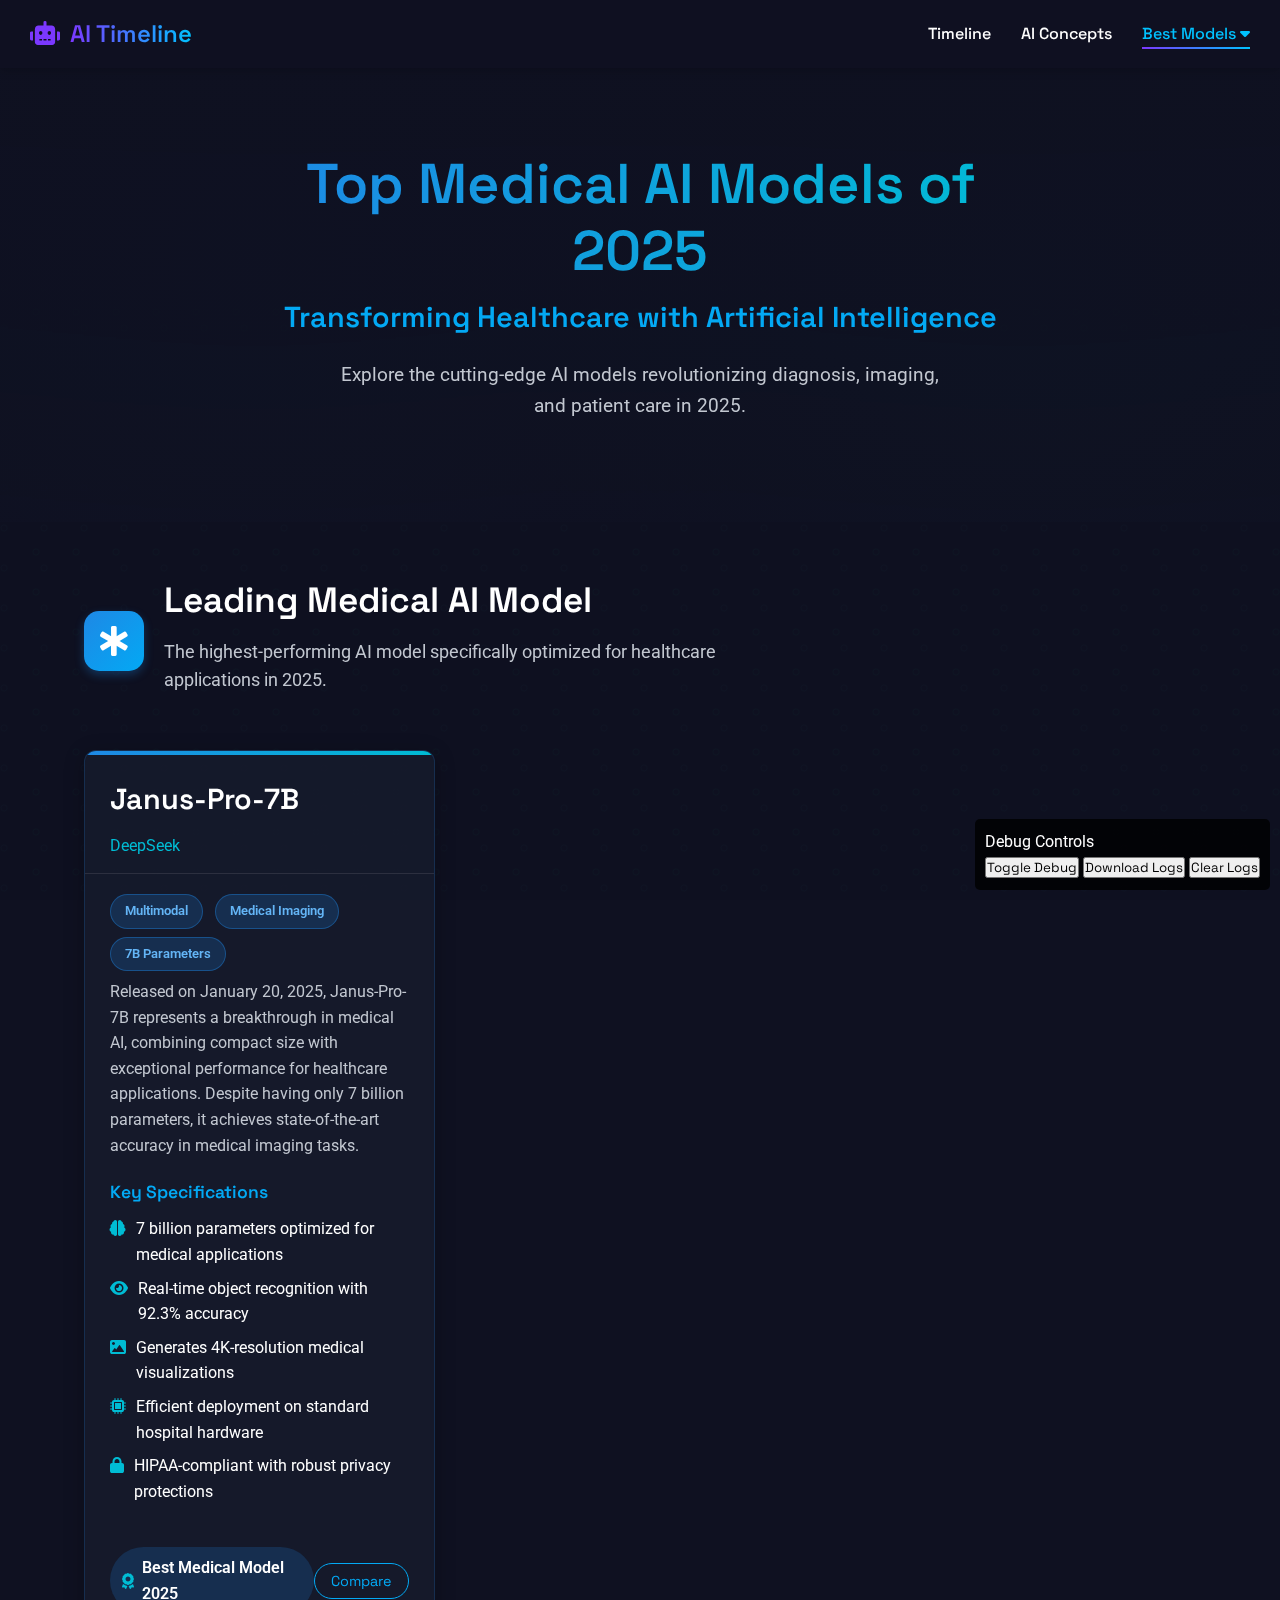
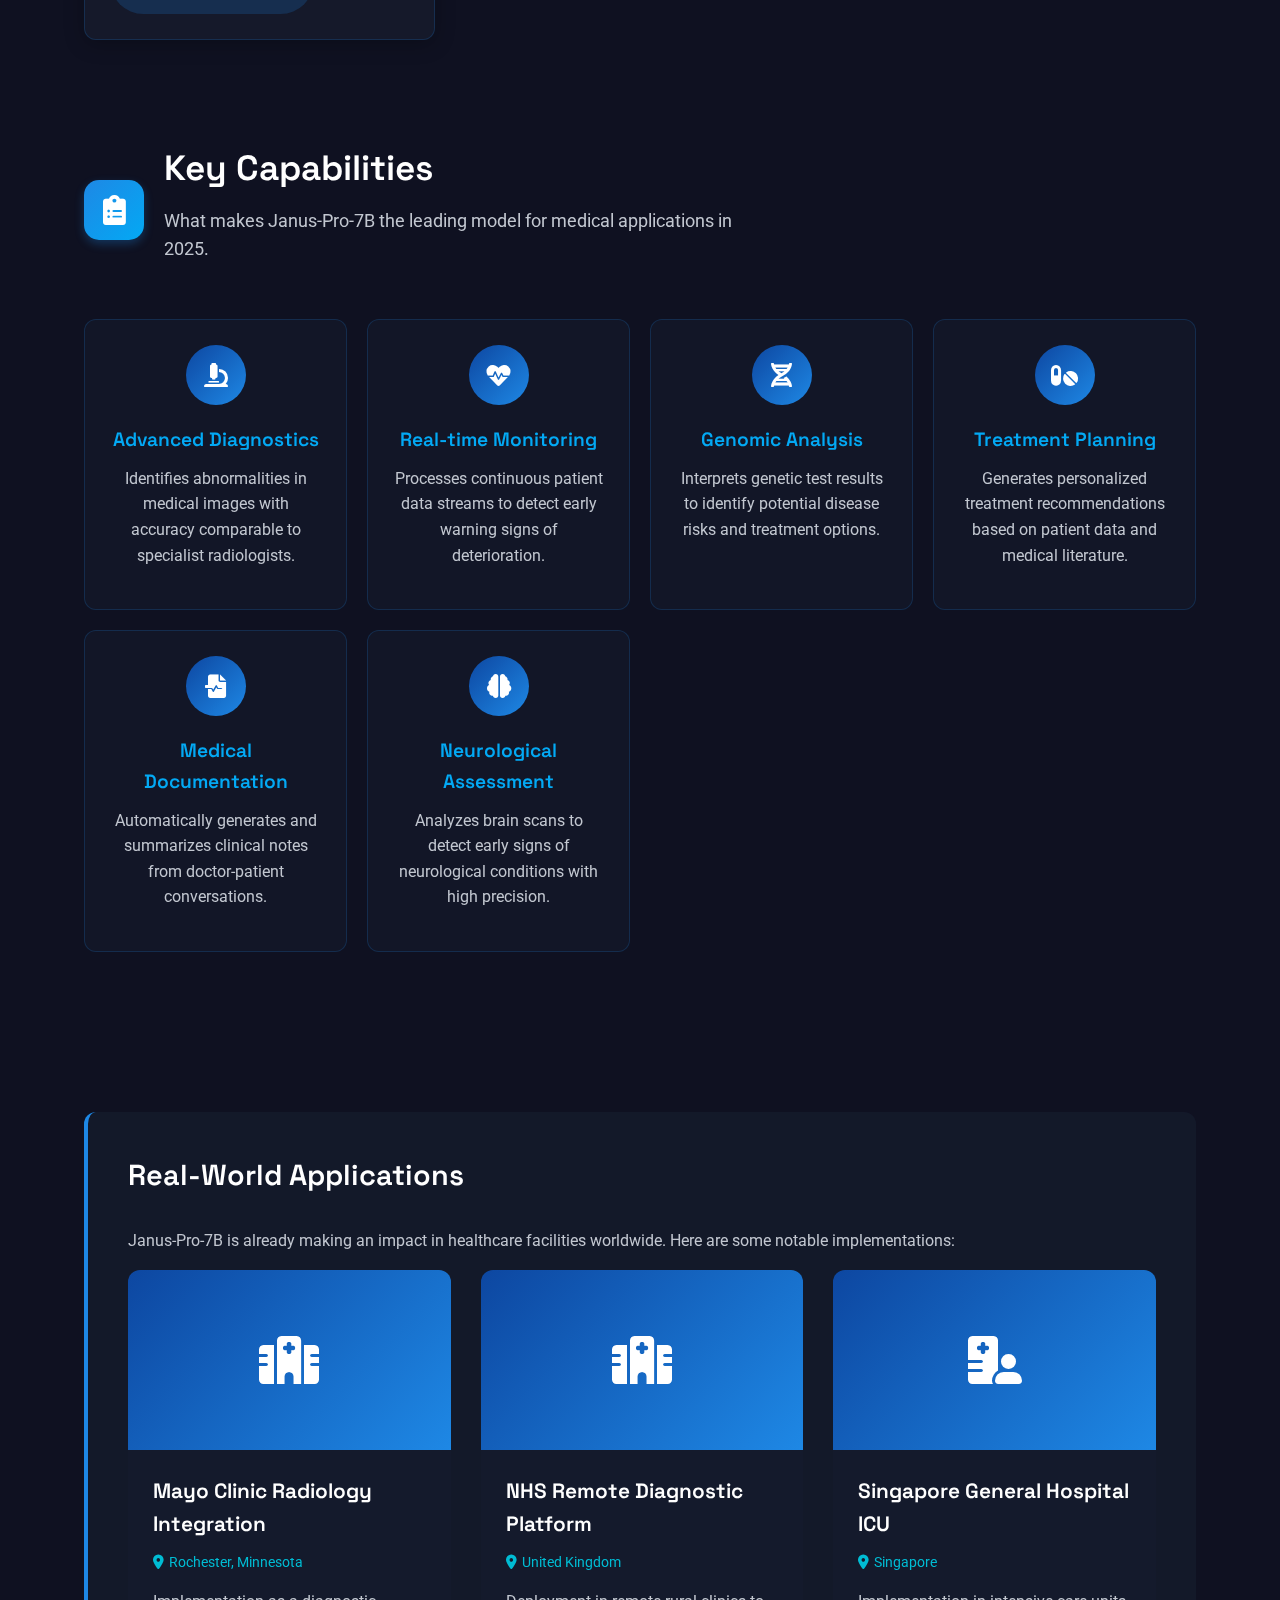
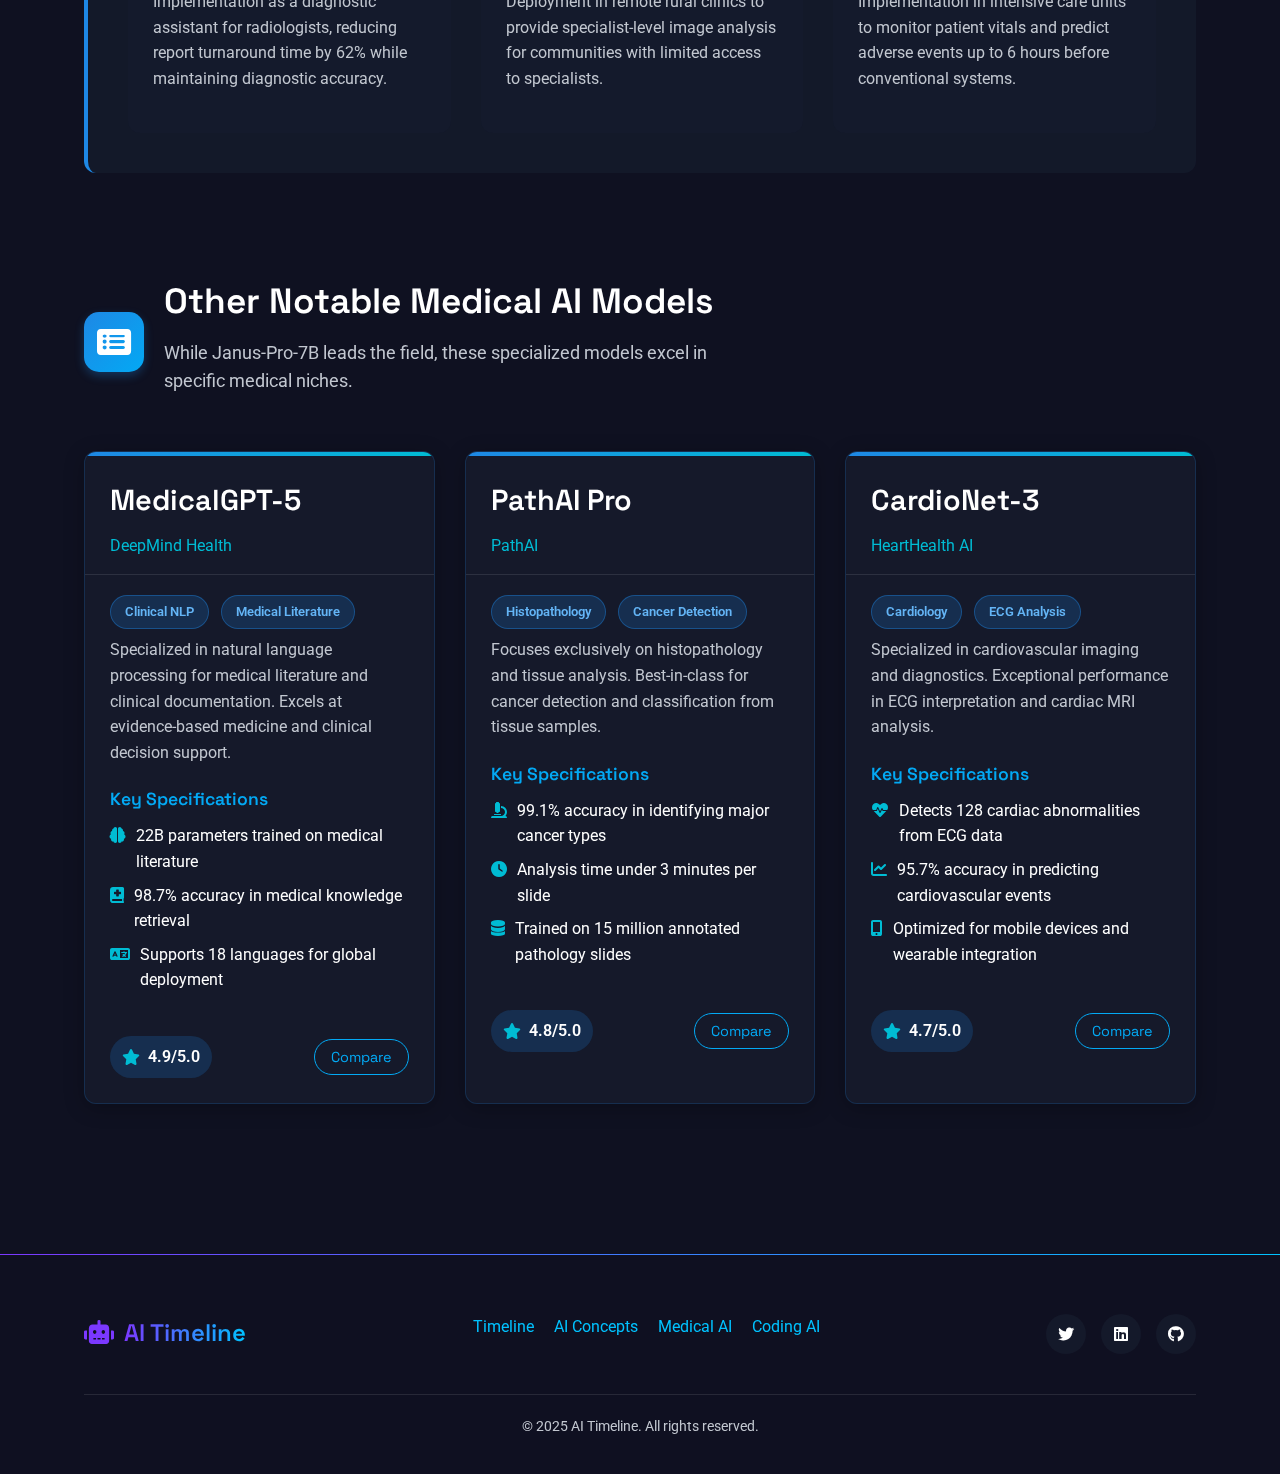
<file: pages/models/medical.html>
<!DOCTYPE html>
<html lang="en">
<head>
    <meta charset="UTF-8">
    <meta name="viewport" content="width=device-width, initial-scale=1.0">
    <title>Best Medical AI Models | AI Timeline</title>
    <link rel="stylesheet" href="../../css/styles.css">
    <link rel="stylesheet" href="https://cdnjs.cloudflare.com/ajax/libs/font-awesome/6.0.0/css/all.min.css">
    <!-- Google Fonts -->
    <link rel="preconnect" href="https://fonts.googleapis.com">
    <link rel="preconnect" href="https://fonts.gstatic.com" crossorigin>
    <link href="https://fonts.googleapis.com/css2?family=Roboto:wght@300;400;500;700&family=Space+Grotesk:wght@300;400;500;600;700&display=swap" rel="stylesheet">
    <!-- jQuery -->
    <script src="https://cdnjs.cloudflare.com/ajax/libs/jquery/3.6.0/jquery.min.js"></script>
    <style>
        /* Medical theme accents */
        :root {
            --medical-primary: #1e88e5;
            --medical-secondary: #03a9f4;
            --medical-accent: #00bcd4;
            --medical-light: #e1f5fe;
            --medical-dark: #0d47a1;
        }
        
        .medical-bg {
            position: fixed;
            top: 0;
            left: 0;
            width: 100%;
            height: 100%;
            background: 
                radial-gradient(circle at 10% 20%, transparent 0, transparent 2px, rgba(30, 136, 229, 0.03) 3px, transparent 4px) 0 0 / 40px 40px,
                radial-gradient(circle at 90% 80%, transparent 0, transparent 2px, rgba(0, 188, 212, 0.03) 3px, transparent 4px) 0 0 / 40px 40px,
                linear-gradient(var(--background-color), var(--background-color));
            z-index: -1;
            opacity: 0.7;
        }
        
        .hero.medical {
            position: relative;
        }
        
        .hero.medical::before {
            content: '';
            position: absolute;
            top: 0;
            left: 0;
            right: 0;
            bottom: 0;
            background: 
                radial-gradient(circle at 20% 50%, rgba(30, 136, 229, 0.15) 0%, transparent 50%),
                radial-gradient(circle at 80% 50%, rgba(0, 188, 212, 0.15) 0%, transparent 50%);
            z-index: -1;
        }
        
        .hero.medical h1 {
            background: linear-gradient(to right, var(--medical-primary), var(--medical-accent));
            -webkit-background-clip: text;
            background-clip: text;
            -webkit-text-fill-color: transparent;
        }
        
        .hero.medical h2 {
            color: var(--medical-secondary);
        }
        
        .model-section {
            padding: 50px 0;
        }
        
        .model-container {
            display: grid;
            grid-template-columns: repeat(auto-fill, minmax(350px, 1fr));
            gap: 30px;
            margin-top: 40px;
        }
        
        .model-card {
            background-color: var(--card-bg-color);
            border-radius: var(--border-radius);
            overflow: hidden;
            box-shadow: var(--box-shadow);
            transition: transform 0.3s ease, box-shadow 0.3s ease;
            position: relative;
            border: 1px solid rgba(30, 136, 229, 0.2);
        }
        
        .model-card:hover {
            transform: translateY(-10px);
            box-shadow: 0 15px 30px rgba(0, 0, 0, 0.3);
        }
        
        .model-card::before {
            content: '';
            position: absolute;
            top: 0;
            left: 0;
            width: 100%;
            height: 4px;
            background: linear-gradient(to right, var(--medical-primary), var(--medical-accent));
        }
        
        .model-header {
            padding: 25px 25px 15px;
            border-bottom: 1px solid rgba(255, 255, 255, 0.1);
        }
        
        .model-content {
            padding: 20px 25px;
        }
        
        .model-footer {
            padding: 15px 25px 25px;
            display: flex;
            justify-content: space-between;
            align-items: center;
        }
        
        .model-name {
            font-size: 1.8rem;
            margin-bottom: 10px;
            color: white;
        }
        
        .model-developer {
            font-size: 1rem;
            color: var(--medical-accent);
            margin-bottom: 0;
        }
        
        .model-tag {
            display: inline-block;
            padding: 6px 14px;
            border-radius: 50px;
            font-size: 0.8rem;
            font-weight: 600;
            background-color: rgba(30, 136, 229, 0.2);
            color: #64b5f6;
            border: 1px solid rgba(30, 136, 229, 0.4);
            margin-right: 8px;
            margin-bottom: 8px;
        }
        
        .model-specs {
            margin-top: 20px;
        }
        
        .model-specs h4 {
            font-size: 1.1rem;
            margin-bottom: 10px;
            color: var(--medical-secondary);
        }
        
        .specs-list {
            list-style: none;
            padding: 0;
            margin: 0;
        }
        
        .specs-list li {
            margin-bottom: 8px;
            display: flex;
            align-items: flex-start;
        }
        
        .specs-list li i {
            color: var(--medical-accent);
            margin-right: 10px;
            margin-top: 4px;
        }
        
        .model-rating {
            display: inline-flex;
            align-items: center;
            background: rgba(30, 136, 229, 0.2);
            padding: 8px 12px;
            border-radius: 50px;
            font-weight: 600;
        }
        
        .model-rating i {
            color: var(--medical-accent);
            margin-right: 8px;
        }
        
        .compare-btn {
            background: transparent;
            color: var(--medical-secondary);
            border: 1px solid var(--medical-secondary);
            padding: 8px 16px;
            border-radius: 50px;
            font-size: 0.9rem;
            cursor: pointer;
            transition: all 0.3s ease;
        }
        
        .compare-btn:hover {
            background-color: var(--medical-secondary);
            color: white;
        }
        
        .medical-header {
            display: flex;
            align-items: center;
            margin-bottom: 30px;
        }
        
        .medical-icon {
            width: 60px;
            height: 60px;
            background: linear-gradient(135deg, var(--medical-primary), var(--medical-secondary));
            border-radius: 15px;
            display: flex;
            align-items: center;
            justify-content: center;
            margin-right: 20px;
            font-size: 30px;
            color: white;
            box-shadow: 0 4px 10px rgba(30, 136, 229, 0.3);
        }
        
        .medical-section-title {
            font-size: 2.2rem;
            color: white;
            margin-bottom: 10px;
        }
        
        .medical-section-subtitle {
            color: var(--text-secondary);
            font-size: 1.1rem;
            max-width: 600px;
        }
        
        .feature-grid {
            display: grid;
            grid-template-columns: repeat(auto-fill, minmax(250px, 1fr));
            gap: 20px;
            margin-top: 40px;
        }
        
        .feature-card {
            background-color: rgba(22, 28, 45, 0.5);
            border-radius: var(--border-radius);
            padding: 25px;
            border: 1px solid rgba(30, 136, 229, 0.2);
            text-align: center;
            transition: all 0.3s ease;
        }
        
        .feature-card:hover {
            transform: translateY(-5px);
            box-shadow: 0 10px 20px rgba(0, 0, 0, 0.2);
            border-color: var(--medical-primary);
        }
        
        .feature-icon {
            height: 60px;
            width: 60px;
            background: linear-gradient(135deg, var(--medical-dark), var(--medical-primary));
            margin: 0 auto 20px;
            border-radius: 50%;
            display: flex;
            align-items: center;
            justify-content: center;
            font-size: 24px;
            color: white;
        }
        
        .feature-title {
            font-size: 1.2rem;
            color: var(--medical-secondary);
            margin-bottom: 10px;
        }
        
        .case-studies {
            background-color: rgba(22, 28, 45, 0.7);
            border-radius: var(--border-radius);
            padding: 40px;
            margin-top: 60px;
            border-left: 4px solid var(--medical-primary);
        }
        
        .case-studies h3 {
            font-size: 1.8rem;
            color: white;
            margin-bottom: 30px;
        }
        
        .case-grid {
            display: grid;
            grid-template-columns: repeat(auto-fill, minmax(300px, 1fr));
            gap: 30px;
        }
        
        .case-card {
            background-color: rgba(22, 28, 45, 0.5);
            border-radius: var(--border-radius);
            overflow: hidden;
            transition: all 0.3s ease;
        }
        
        .case-card:hover {
            transform: translateY(-5px);
            box-shadow: 0 10px 20px rgba(0, 0, 0, 0.2);
        }
        
        .case-image {
            height: 180px;
            background: linear-gradient(135deg, var(--medical-dark), var(--medical-primary));
            display: flex;
            align-items: center;
            justify-content: center;
            color: white;
            font-size: 3rem;
        }
        
        .case-content {
            padding: 25px;
        }
        
        .case-title {
            font-size: 1.3rem;
            color: white;
            margin-bottom: 10px;
        }
        
        .case-location {
            font-size: 0.9rem;
            color: var(--medical-accent);
            margin-bottom: 15px;
            display: flex;
            align-items: center;
        }
        
        .case-location i {
            margin-right: 5px;
        }
        
        @media screen and (max-width: 768px) {
            .model-container {
                grid-template-columns: 1fr;
            }
            
            .medical-header {
                flex-direction: column;
                text-align: center;
            }
            
            .medical-icon {
                margin-right: 0;
                margin-bottom: 15px;
            }
            
            .feature-grid, .case-grid {
                grid-template-columns: 1fr;
            }
            
            .case-studies {
                padding: 30px 20px;
            }
        }
    </style>
</head>
<body>
    <!-- Medical Network Background Animation -->
    <div class="medical-bg"></div>

    <!-- Navigation -->
    <nav class="main-nav">
        <div class="logo">
            <span class="ai-icon"><i class="fas fa-robot"></i></span>
            <h1>AI Timeline</h1>
        </div>
        <div class="menu">
            <ul>
                <li><a href="../../index.html">Timeline</a></li>
                <li><a href="../prerequisites.html">AI Concepts</a></li>
                <li class="dropdown">
                    <a href="#" class="dropbtn active">Best Models <i class="fas fa-caret-down"></i></a>
                    <div class="dropdown-content">
                        <a href="medical.html" class="active">Medical</a>
                        <a href="coding.html">Coding</a>
                        <a href="image-gen.html">Image Generation</a>
                        <a href="video-gen.html">Video Generation</a>
                        <a href="multimodal.html">Multimodal</a>
                    </div>
                </li>
            </ul>
        </div>
    </nav>

    <!-- Hero Section -->
    <header class="hero medical">
        <div class="hero-content">
            <h1>Top Medical AI Models of 2025</h1>
            <h2>Transforming Healthcare with Artificial Intelligence</h2>
            <p>Explore the cutting-edge AI models revolutionizing diagnosis, imaging, and patient care in 2025.</p>
        </div>
    </header>
    
    <!-- Featured Model Section -->
    <section class="model-section">
        <div class="container">
            <div class="medical-header">
                <div class="medical-icon">
                    <i class="fas fa-star-of-life"></i>
                </div>
                <div>
                    <h2 class="medical-section-title">Leading Medical AI Model</h2>
                    <p class="medical-section-subtitle">The highest-performing AI model specifically optimized for healthcare applications in 2025.</p>
                </div>
            </div>
            
            <div class="model-container">
                <div class="model-card featured-model">
                    <div class="model-header">
                        <h3 class="model-name">Janus-Pro-7B</h3>
                        <p class="model-developer">DeepSeek</p>
                    </div>
                    <div class="model-content">
                        <div>
                            <span class="model-tag">Multimodal</span>
                            <span class="model-tag">Medical Imaging</span>
                            <span class="model-tag">7B Parameters</span>
                        </div>
                        
                        <p>Released on January 20, 2025, Janus-Pro-7B represents a breakthrough in medical AI, combining compact size with exceptional performance for healthcare applications. Despite having only 7 billion parameters, it achieves state-of-the-art accuracy in medical imaging tasks.</p>
                        
                        <div class="model-specs">
                            <h4>Key Specifications</h4>
                            <ul class="specs-list">
                                <li>
                                    <i class="fas fa-brain"></i>
                                    <span>7 billion parameters optimized for medical applications</span>
                                </li>
                                <li>
                                    <i class="fas fa-eye"></i>
                                    <span>Real-time object recognition with 92.3% accuracy</span>
                                </li>
                                <li>
                                    <i class="fas fa-image"></i>
                                    <span>Generates 4K-resolution medical visualizations</span>
                                </li>
                                <li>
                                    <i class="fas fa-microchip"></i>
                                    <span>Efficient deployment on standard hospital hardware</span>
                                </li>
                                <li>
                                    <i class="fas fa-lock"></i>
                                    <span>HIPAA-compliant with robust privacy protections</span>
                                </li>
                            </ul>
                        </div>
                    </div>
                    <div class="model-footer">
                        <div class="model-rating">
                            <i class="fas fa-award"></i>
                            <span>Best Medical Model 2025</span>
                        </div>
                        <button class="compare-btn">Compare</button>
                    </div>
                </div>
            </div>
        </div>
    </section>
    
    <!-- Key Features Section -->
    <section class="model-section">
        <div class="container">
            <div class="medical-header">
                <div class="medical-icon">
                    <i class="fas fa-clipboard-list"></i>
                </div>
                <div>
                    <h2 class="medical-section-title">Key Capabilities</h2>
                    <p class="medical-section-subtitle">What makes Janus-Pro-7B the leading model for medical applications in 2025.</p>
                </div>
            </div>
            
            <div class="feature-grid">
                <div class="feature-card">
                    <div class="feature-icon">
                        <i class="fas fa-microscope"></i>
                    </div>
                    <h3 class="feature-title">Advanced Diagnostics</h3>
                    <p>Identifies abnormalities in medical images with accuracy comparable to specialist radiologists.</p>
                </div>
                
                <div class="feature-card">
                    <div class="feature-icon">
                        <i class="fas fa-heartbeat"></i>
                    </div>
                    <h3 class="feature-title">Real-time Monitoring</h3>
                    <p>Processes continuous patient data streams to detect early warning signs of deterioration.</p>
                </div>
                
                <div class="feature-card">
                    <div class="feature-icon">
                        <i class="fas fa-dna"></i>
                    </div>
                    <h3 class="feature-title">Genomic Analysis</h3>
                    <p>Interprets genetic test results to identify potential disease risks and treatment options.</p>
                </div>
                
                <div class="feature-card">
                    <div class="feature-icon">
                        <i class="fas fa-pills"></i>
                    </div>
                    <h3 class="feature-title">Treatment Planning</h3>
                    <p>Generates personalized treatment recommendations based on patient data and medical literature.</p>
                </div>
                
                <div class="feature-card">
                    <div class="feature-icon">
                        <i class="fas fa-file-medical-alt"></i>
                    </div>
                    <h3 class="feature-title">Medical Documentation</h3>
                    <p>Automatically generates and summarizes clinical notes from doctor-patient conversations.</p>
                </div>
                
                <div class="feature-card">
                    <div class="feature-icon">
                        <i class="fas fa-brain"></i>
                    </div>
                    <h3 class="feature-title">Neurological Assessment</h3>
                    <p>Analyzes brain scans to detect early signs of neurological conditions with high precision.</p>
                </div>
            </div>
        </div>
    </section>
    
    <!-- Case Studies Section -->
    <section class="model-section">
        <div class="container">
            <div class="case-studies">
                <h3>Real-World Applications</h3>
                <p>Janus-Pro-7B is already making an impact in healthcare facilities worldwide. Here are some notable implementations:</p>
                
                <div class="case-grid">
                    <div class="case-card">
                        <div class="case-image">
                            <i class="fas fa-hospital"></i>
                        </div>
                        <div class="case-content">
                            <h4 class="case-title">Mayo Clinic Radiology Integration</h4>
                            <p class="case-location"><i class="fas fa-map-marker-alt"></i> Rochester, Minnesota</p>
                            <p>Implementation as a diagnostic assistant for radiologists, reducing report turnaround time by 62% while maintaining diagnostic accuracy.</p>
                        </div>
                    </div>
                    
                    <div class="case-card">
                        <div class="case-image">
                            <i class="fas fa-hospital-alt"></i>
                        </div>
                        <div class="case-content">
                            <h4 class="case-title">NHS Remote Diagnostic Platform</h4>
                            <p class="case-location"><i class="fas fa-map-marker-alt"></i> United Kingdom</p>
                            <p>Deployment in remote rural clinics to provide specialist-level image analysis for communities with limited access to specialists.</p>
                        </div>
                    </div>
                    
                    <div class="case-card">
                        <div class="case-image">
                            <i class="fas fa-hospital-user"></i>
                        </div>
                        <div class="case-content">
                            <h4 class="case-title">Singapore General Hospital ICU</h4>
                            <p class="case-location"><i class="fas fa-map-marker-alt"></i> Singapore</p>
                            <p>Implementation in intensive care units to monitor patient vitals and predict adverse events up to 6 hours before conventional systems.</p>
                        </div>
                    </div>
                </div>
            </div>
        </div>
    </section>
    
    <!-- Other Notable Models Section -->
    <section class="model-section">
        <div class="container">
            <div class="medical-header">
                <div class="medical-icon">
                    <i class="fas fa-list-alt"></i>
                </div>
                <div>
                    <h2 class="medical-section-title">Other Notable Medical AI Models</h2>
                    <p class="medical-section-subtitle">While Janus-Pro-7B leads the field, these specialized models excel in specific medical niches.</p>
                </div>
            </div>
            
            <div class="model-container">
                <div class="model-card">
                    <div class="model-header">
                        <h3 class="model-name">MedicalGPT-5</h3>
                        <p class="model-developer">DeepMind Health</p>
                    </div>
                    <div class="model-content">
                        <div>
                            <span class="model-tag">Clinical NLP</span>
                            <span class="model-tag">Medical Literature</span>
                        </div>
                        
                        <p>Specialized in natural language processing for medical literature and clinical documentation. Excels at evidence-based medicine and clinical decision support.</p>
                        
                        <div class="model-specs">
                            <h4>Key Specifications</h4>
                            <ul class="specs-list">
                                <li>
                                    <i class="fas fa-brain"></i>
                                    <span>22B parameters trained on medical literature</span>
                                </li>
                                <li>
                                    <i class="fas fa-book-medical"></i>
                                    <span>98.7% accuracy in medical knowledge retrieval</span>
                                </li>
                                <li>
                                    <i class="fas fa-language"></i>
                                    <span>Supports 18 languages for global deployment</span>
                                </li>
                            </ul>
                        </div>
                    </div>
                    <div class="model-footer">
                        <div class="model-rating">
                            <i class="fas fa-star"></i>
                            <span>4.9/5.0</span>
                        </div>
                        <button class="compare-btn">Compare</button>
                    </div>
                </div>
                
                <div class="model-card">
                    <div class="model-header">
                        <h3 class="model-name">PathAI Pro</h3>
                        <p class="model-developer">PathAI</p>
                    </div>
                    <div class="model-content">
                        <div>
                            <span class="model-tag">Histopathology</span>
                            <span class="model-tag">Cancer Detection</span>
                        </div>
                        
                        <p>Focuses exclusively on histopathology and tissue analysis. Best-in-class for cancer detection and classification from tissue samples.</p>
                        
                        <div class="model-specs">
                            <h4>Key Specifications</h4>
                            <ul class="specs-list">
                                <li>
                                    <i class="fas fa-microscope"></i>
                                    <span>99.1% accuracy in identifying major cancer types</span>
                                </li>
                                <li>
                                    <i class="fas fa-clock"></i>
                                    <span>Analysis time under 3 minutes per slide</span>
                                </li>
                                <li>
                                    <i class="fas fa-database"></i>
                                    <span>Trained on 15 million annotated pathology slides</span>
                                </li>
                            </ul>
                        </div>
                    </div>
                    <div class="model-footer">
                        <div class="model-rating">
                            <i class="fas fa-star"></i>
                            <span>4.8/5.0</span>
                        </div>
                        <button class="compare-btn">Compare</button>
                    </div>
                </div>
                
                <div class="model-card">
                    <div class="model-header">
                        <h3 class="model-name">CardioNet-3</h3>
                        <p class="model-developer">HeartHealth AI</p>
                    </div>
                    <div class="model-content">
                        <div>
                            <span class="model-tag">Cardiology</span>
                            <span class="model-tag">ECG Analysis</span>
                        </div>
                        
                        <p>Specialized in cardiovascular imaging and diagnostics. Exceptional performance in ECG interpretation and cardiac MRI analysis.</p>
                        
                        <div class="model-specs">
                            <h4>Key Specifications</h4>
                            <ul class="specs-list">
                                <li>
                                    <i class="fas fa-heartbeat"></i>
                                    <span>Detects 128 cardiac abnormalities from ECG data</span>
                                </li>
                                <li>
                                    <i class="fas fa-chart-line"></i>
                                    <span>95.7% accuracy in predicting cardiovascular events</span>
                                </li>
                                <li>
                                    <i class="fas fa-mobile-alt"></i>
                                    <span>Optimized for mobile devices and wearable integration</span>
                                </li>
                            </ul>
                        </div>
                    </div>
                    <div class="model-footer">
                        <div class="model-rating">
                            <i class="fas fa-star"></i>
                            <span>4.7/5.0</span>
                        </div>
                        <button class="compare-btn">Compare</button>
                    </div>
                </div>
            </div>
        </div>
    </section>

    <!-- Footer -->
    <footer>
        <div class="container">
            <div class="footer-content">
                <div class="footer-logo">
                    <span class="ai-icon"><i class="fas fa-robot"></i></span>
                    <h2>AI Timeline</h2>
                </div>
                <div class="footer-links">
                    <ul>
                        <li><a href="../../index.html">Timeline</a></li>
                        <li><a href="../prerequisites.html">AI Concepts</a></li>
                        <li><a href="medical.html">Medical AI</a></li>
                        <li><a href="coding.html">Coding AI</a></li>
                    </ul>
                </div>
                <div class="footer-social">
                    <a href="#"><i class="fab fa-twitter"></i></a>
                    <a href="#"><i class="fab fa-linkedin"></i></a>
                    <a href="#"><i class="fab fa-github"></i></a>
                </div>
            </div>
            <div class="footer-bottom">
                <p>&copy; 2025 AI Timeline. All rights reserved.</p>
            </div>
        </div>
    </footer>

    <!-- Scripts -->
    <script src="../../js/logger.js"></script>
    <script src="../../js/main.js"></script>
</body>
</html>
</file>
<file: css/timeline.css>
/* Updated Timeline CSS */
.timeline-section {
  padding: 50px 0;
  position: relative;
}

.timeline {
  position: relative;
  max-width: 1200px;
  margin: 0 auto;
}

/* Timeline central line - fixed z-index to stay behind */
.timeline::after {
  content: '';
  position: absolute;
  width: 4px;
  background: linear-gradient(to bottom, var(--primary-color), var(--accent-color));
  top: 0;
  bottom: 0;
  left: 50%;
  margin-left: -2px;
  border-radius: 4px;
  box-shadow: 0 0 10px rgba(123, 56, 255, 0.3);
  z-index: 1; /* Lower z-index to ensure it stays behind bubbles */
}

/* Month header styling */
.month-header {
  position: relative;
  z-index: 10;
  text-align: center;
  margin: 60px 0 30px;
}

.month-marker {
  display: flex;
  justify-content: center;
}

.month-bubble {
  width: 120px;
  height: 120px;
  background: linear-gradient(135deg, var(--primary-color), var(--accent-color));
  border-radius: 50%;
  display: flex;
  flex-direction: column;
  justify-content: center;
  align-items: center;
  color: white;
  font-family: var(--font-primary);
  font-size: 1.2rem;
  font-weight: 700;
  box-shadow: 0 0 20px rgba(123, 56, 255, 0.5);
  border: 2px solid rgba(255, 255, 255, 0.3);
  text-transform: uppercase;
  position: relative;
  z-index: 10; /* Higher z-index to appear above the timeline line */
}

.month-bubble .year {
  font-size: 0.9rem;
  opacity: 0.8;
  margin-top: 5px;
}

/* Timeline item container */
.timeline-item {
  padding: 20px 40px;
  position: relative;
  width: 100%;
  box-sizing: border-box;
  display: flex;
  margin-bottom: 30px;
  opacity: 1;
  transform: translateY(0);
  transition: opacity 0.5s ease, transform 0.5s ease;
}

.timeline-item[data-filtered="true"] {
  opacity: 0;
  transform: translateY(50px);
  height: 0;
  overflow: hidden;
  padding: 0;
  margin: 0;
}

/* Alternating left-right layout */
.timeline-item:nth-child(odd) .timeline-content {
  margin-left: auto;
  margin-right: 30px;
}

.timeline-item:nth-child(even) .timeline-content {
  margin-right: auto;
  margin-left: 30px;
}

/* Timeline content */
.timeline-content {
  position: relative;
  width: 45%;
}

/* Timeline card */
.timeline-card {
  background-color: var(--card-bg-color);
  border-radius: var(--border-radius);
  padding: 25px;
  box-shadow: var(--box-shadow);
  border: 1px solid rgba(123, 56, 255, 0.1);
  transition: transform var(--transition-speed) ease, box-shadow var(--transition-speed) ease;
  position: relative;
  overflow: hidden;
}

.timeline-card::before {
  content: '';
  position: absolute;
  top: 0;
  left: 0;
  width: 100%;
  height: 3px;
  background: linear-gradient(to right, var(--primary-color), var(--accent-color));
}

.timeline-card:hover {
  transform: translateY(-5px);
  box-shadow: 0 12px 30px rgba(0, 0, 0, 0.3);
}

.timeline-card h3 {
  font-size: 1.5rem;
  margin-bottom: 10px;
  color: var(--text-color);
}

.timeline-card p.brief {
  font-size: 1rem;
  margin-bottom: 15px;
}

.timeline-card p.brief strong {
  color: var(--accent-color);
}

/* Read more content and button */
.read-more-content {
  max-height: 0;
  overflow: hidden;
  transition: max-height 0.5s ease;
  opacity: 0;
}

.read-more-content.active {
  max-height: 1000px; /* Arbitrary large value */
  margin-top: 15px;
  margin-bottom: 15px;
  opacity: 1;
  transition: max-height 0.5s ease, opacity 0.5s ease 0.2s;
}

.read-more-content ul {
  list-style-type: disc;
  padding-left: 20px;
  margin-bottom: 15px;
}

.read-more-content ul li {
  margin-bottom: 5px;
  color: var(--text-secondary);
}

.read-more-btn {
  background: transparent;
  color: var(--accent-color);
  border: 1px solid var(--accent-color);
  padding: 8px 16px;
  border-radius: 50px;
  font-size: 0.9rem;
  font-weight: 500;
  cursor: pointer;
  transition: all var(--transition-speed) ease;
  display: inline-block;
}

.read-more-btn:hover {
  background-color: var(--accent-color);
  color: white;
  transform: translateY(-2px);
}

.read-more-btn.active {
  background-color: var(--accent-color);
  color: white;
}

/* Media queries for responsive design */
@media screen and (max-width: 768px) {
  .timeline::after {
      left: 30px;
  }
  
  .timeline-item {
      padding-left: 50px;
      padding-right: 0;
  }
  
  .month-header {
      margin-left: -20px;
      text-align: left;
  }
  
  .month-bubble {
      width: 100px;
      height: 100px;
      font-size: 1rem;
  }
  
  .timeline-content {
      width: 100%;
      margin-left: 0 !important;
      margin-right: 0 !important;
  }
  
  .timeline-item:nth-child(odd) .timeline-content,
  .timeline-item:nth-child(even) .timeline-content {
      margin-left: 20px !important;
  }
}
</file>
<file: css/styles.css>
/* 
* Main Styles for AI Timeline Website
* Author: Your Name
* Date: April 17, 2025
* 
* Description: Contains global styles, layout, and theme for the AI Timeline website
*/

/* Reset and Base Styles */
:root {
    --primary-color: #7b38ff;
    --secondary-color: #4361ee;
    --accent-color: #00c2ff;
    --background-color: #0f1121;
    --card-bg-color: rgba(22, 28, 45, 0.8);
    --text-color: #ffffff;
    --text-secondary: #c2c7d0;
    --success-color: #10b981;
    --warning-color: #f59e0b;
    --danger-color: #ef4444;
    --box-shadow: 0 4px 20px rgba(0, 0, 0, 0.25);
    --glow-effect: 0 0 10px rgba(123, 56, 255, 0.5);
    --transition-speed: 0.3s;
    --border-radius: 12px;
    --font-primary: 'Space Grotesk', sans-serif;
    --font-secondary: 'Roboto', sans-serif;
  }
  
  * {
    margin: 0;
    padding: 0;
    box-sizing: border-box;
  }
  
  body {
    font-family: var(--font-secondary);
    background-color: var(--background-color);
    color: var(--text-color);
    line-height: 1.6;
    overflow-x: hidden;
    min-height: 100vh;
    position: relative;
  }
  
  a {
    text-decoration: none;
    color: var(--accent-color);
    transition: color var(--transition-speed) ease;
  }
  
  a:hover {
    color: var(--primary-color);
  }
  
  ul {
    list-style: none;
  }
  
  .container {
    width: 90%;
    max-width: 1200px;
    margin: 0 auto;
    padding: 0 20px;
  }
  
  h1, h2, h3, h4, h5, h6 {
    font-family: var(--font-primary);
    font-weight: 600;
    margin-bottom: 1rem;
    color: var(--text-color);
  }
  
  p {
    margin-bottom: 1rem;
    color: var(--text-secondary);
  }
  
  button {
    cursor: pointer;
    font-family: var(--font-primary);
    transition: all var(--transition-speed) ease;
  }
  
  /* Neural Network Background */
  .neural-bg {
    position: fixed;
    top: 0;
    left: 0;
    width: 100%;
    height: 100%;
    background: 
      radial-gradient(circle at 10% 20%, transparent 0, transparent 2px, rgba(123, 56, 255, 0.03) 3px, transparent 4px) 0 0 / 40px 40px,
      radial-gradient(circle at 90% 80%, transparent 0, transparent 2px, rgba(67, 97, 238, 0.03) 3px, transparent 4px) 0 0 / 40px 40px,
      linear-gradient(var(--background-color), var(--background-color));
    z-index: -1;
    opacity: 0.7;
  }
  
  /* Navigation */
  .main-nav {
    position: fixed;
    top: 0;
    left: 0;
    width: 100%;
    z-index: 1000;
    background: rgba(15, 17, 33, 0.9);
    backdrop-filter: blur(10px);
    box-shadow: 0 2px 10px rgba(0, 0, 0, 0.2);
    padding: 15px 0;
    display: flex;
    justify-content: space-between;
    align-items: center;
  }
  
  .logo {
    display: flex;
    align-items: center;
    margin-left: 30px;
  }
  
  .ai-icon {
    font-size: 24px;
    margin-right: 10px;
    color: var(--primary-color);
  }
  
  .logo h1 {
    font-size: 1.5rem;
    margin-bottom: 0;
    background: linear-gradient(to right, var(--primary-color), var(--accent-color));
    -webkit-background-clip: text;
    background-clip: text;
    -webkit-text-fill-color: transparent;
  }
  
  .menu ul {
    display: flex;
    margin-right: 30px;
  }
  
  .menu li {
    margin-left: 30px;
  }
  
  .menu a {
    color: var(--text-color);
    font-weight: 500;
    font-family: var(--font-primary);
    position: relative;
  }
  
  .menu a:hover, .menu a.active {
    color: var(--accent-color);
  }
  
  .menu a::after {
    content: '';
    position: absolute;
    bottom: -5px;
    left: 0;
    width: 0;
    height: 2px;
    background: linear-gradient(to right, var(--primary-color), var(--accent-color));
    transition: width var(--transition-speed) ease;
  }
  
  .menu a:hover::after, .menu a.active::after {
    width: 100%;
  }
  
  /* Dropdown Menu */
  .dropdown {
    position: relative;
    display: inline-block;
  }
  
  .dropdown-content {
    display: none;
    position: absolute;
    background-color: var(--card-bg-color);
    min-width: 200px;
    box-shadow: var(--box-shadow);
    z-index: 1;
    border-radius: var(--border-radius);
    backdrop-filter: blur(10px);
    overflow: hidden;
    margin-top: 10px;
  }
  
  .dropdown-content a {
    color: var(--text-color);
    padding: 12px 16px;
    text-decoration: none;
    display: block;
    transition: background-color var(--transition-speed) ease;
  }
  
  .dropdown-content a:hover {
    background-color: rgba(123, 56, 255, 0.15);
  }
  
  .dropdown:hover .dropdown-content {
    display: block;
    animation: fadeIn 0.3s ease-in-out;
  }
  
  @keyframes fadeIn {
    from { opacity: 0; transform: translateY(-10px); }
    to { opacity: 1; transform: translateY(0); }
  }
  
  /* Hero Section */
  .hero {
    padding: 150px 0 100px;
    text-align: center;
    background: linear-gradient(180deg, var(--background-color) 0%, rgba(15, 17, 33, 0.9) 100%);
    position: relative;
    overflow: hidden;
  }
  
  .hero::before {
    content: '';
    position: absolute;
    top: 0;
    left: 0;
    right: 0;
    bottom: 0;
    background: 
      radial-gradient(circle at 20% 50%, rgba(123, 56, 255, 0.15) 0%, transparent 50%),
      radial-gradient(circle at 80% 50%, rgba(0, 194, 255, 0.15) 0%, transparent 50%);
    z-index: -1;
  }
  
  .hero-content {
    max-width: 800px;
    margin: 0 auto;
  }
  
  .hero h1 {
    font-size: 3.5rem;
    margin-bottom: 10px;
    background: linear-gradient(to right, var(--primary-color), var(--accent-color));
    -webkit-background-clip: text;
    background-clip: text;
    -webkit-text-fill-color: transparent;
    line-height: 1.2;
  }
  
  .hero h2 {
    font-size: 1.8rem;
    color: var(--accent-color);
    margin-bottom: 20px;
  }
  
  .hero p {
    font-size: 1.2rem;
    max-width: 600px;
    margin: 0 auto;
  }
  
  /* Filter Section */
  .filter-section {
    padding: 50px 0;
    text-align: center;
  }
  
  .filter-section h2 {
    font-size: 2rem;
    margin-bottom: 30px;
    color: var(--accent-color);
  }
  
  .filter-options {
    display: flex;
    justify-content: center;
    align-items: center;
    flex-wrap: wrap;
    gap: 15px;
  }
  
  .filter-btn {
    background: var(--card-bg-color);
    color: var(--text-color);
    border: 2px solid var(--primary-color);
    padding: 10px 20px;
    border-radius: 50px;
    font-size: 1rem;
    font-weight: 500;
    transition: all var(--transition-speed) ease;
  }
  
  .filter-btn:hover, .filter-btn.active {
    background: linear-gradient(to right, var(--primary-color), var(--secondary-color));
    color: white;
    box-shadow: var(--glow-effect);
    transform: translateY(-2px);
  }
  
  .filter-select {
    background: var(--card-bg-color);
    color: var(--text-color);
    border: 2px solid var(--primary-color);
    padding: 10px 20px;
    border-radius: 50px;
    font-size: 1rem;
    font-weight: 500;
    cursor: pointer;
    transition: all var(--transition-speed) ease;
    appearance: none;
    -webkit-appearance: none;
    -moz-appearance: none;
    background-image: url("data:image/svg+xml,%3Csvg xmlns='http://www.w3.org/2000/svg' width='16' height='16' viewBox='0 0 24 24' fill='none' stroke='%237b38ff' stroke-width='2' stroke-linecap='round' stroke-linejoin='round'%3E%3Cpolyline points='6 9 12 15 18 9'%3E%3C/polyline%3E%3C/svg%3E");
    background-repeat: no-repeat;
    background-position: right 15px center;
    padding-right: 45px;
  }
  
  .filter-select:hover {
    border-color: var(--accent-color);
    box-shadow: var(--glow-effect);
  }
  
  /* Card Tags */
  .card-tag {
    display: inline-block;
    padding: 4px 12px;
    border-radius: 50px;
    font-size: 0.8rem;
    font-weight: 600;
    margin-bottom: 15px;
    text-transform: uppercase;
    letter-spacing: 1px;
  }
  
  .card-tag.llm {
    background-color: rgba(123, 56, 255, 0.2);
    color: #a17ffc;
    border: 1px solid rgba(123, 56, 255, 0.4);
  }
  
  .card-tag.image {
    background-color: rgba(237, 34, 93, 0.2);
    color: #f66d91;
    border: 1px solid rgba(237, 34, 93, 0.4);
  }
  
  .card-tag.video {
    background-color: rgba(252, 165, 3, 0.2);
    color: #ffc14d;
    border: 1px solid rgba(252, 165, 3, 0.4);
  }
  
  .card-tag.multimodal {
    background-color: rgba(0, 194, 255, 0.2);
    color: #6edbff;
    border: 1px solid rgba(0, 194, 255, 0.4);
  }
  
  .card-tag.agent {
    background-color: rgba(16, 185, 129, 0.2);
    color: #57d9a3;
    border: 1px solid rgba(16, 185, 129, 0.4);
  }
  
  /* Footer */
  footer {
    background-color: rgba(15, 17, 33, 0.9);
    backdrop-filter: blur(10px);
    padding: 60px 0 20px;
    margin-top: 100px;
    position: relative;
  }
  
  footer::before {
    content: '';
    position: absolute;
    top: 0;
    left: 0;
    width: 100%;
    height: 1px;
    background: linear-gradient(to right, var(--primary-color), var(--accent-color));
  }
  
  .footer-content {
    display: flex;
    justify-content: space-between;
    align-items: flex-start;
    flex-wrap: wrap;
    margin-bottom: 40px;
  }
  
  .footer-logo {
    display: flex;
    align-items: center;
  }
  
  .footer-logo h2 {
    font-size: 1.5rem;
    margin-bottom: 0;
    background: linear-gradient(to right, var(--primary-color), var(--accent-color));
    -webkit-background-clip: text;
    background-clip: text;
    -webkit-text-fill-color: transparent;
  }
  
  .footer-links ul {
    display: flex;
    flex-wrap: wrap;
    gap: 20px;
  }
  
  .footer-social {
    display: flex;
    gap: 15px;
  }
  
  .footer-social a {
    display: flex;
    justify-content: center;
    align-items: center;
    width: 40px;
    height: 40px;
    background-color: var(--card-bg-color);
    border-radius: 50%;
    color: var(--text-color);
    transition: all var(--transition-speed) ease;
  }
  
  .footer-social a:hover {
    background-color: var(--primary-color);
    color: white;
    transform: translateY(-3px);
    box-shadow: var(--glow-effect);
  }
  
  .footer-bottom {
    text-align: center;
    padding-top: 20px;
    border-top: 1px solid rgba(255, 255, 255, 0.1);
  }
  
  .footer-bottom p {
    font-size: 0.9rem;
    color: var(--text-secondary);
  }
  
  /* Responsive Design */
  @media screen and (max-width: 768px) {
    .hero h1 {
      font-size: 2.5rem;
    }
    
    .hero h2 {
      font-size: 1.4rem;
    }
    
    .hero p {
      font-size: 1rem;
    }
    
    .main-nav {
      flex-direction: column;
      padding: 10px 0;
    }
    
    .logo {
      margin: 0 0 10px 0;
    }
    
    .menu ul {
      margin: 0;
      padding: 10px 0;
    }
    
    .menu li {
      margin: 0 15px;
    }
    
    .footer-content {
      flex-direction: column;
      align-items: center;
      text-align: center;
      gap: 30px;
    }
    
    .footer-links ul {
      justify-content: center;
    }
  
    .filter-options {
      flex-direction: column;
    }
    
    .filter-btn, .filter-select {
      width: 100%;
      max-width: 300px;
    }
  }
  
  @media screen and (max-width: 480px) {
    .hero h1 {
      font-size: 2rem;
    }
    
    .hero h2 {
      font-size: 1.2rem;
    }
    
    .menu ul {
      flex-wrap: wrap;
      justify-content: center;
    }
    
    .menu li {
      margin: 5px 10px;
    }
  }
</file>
